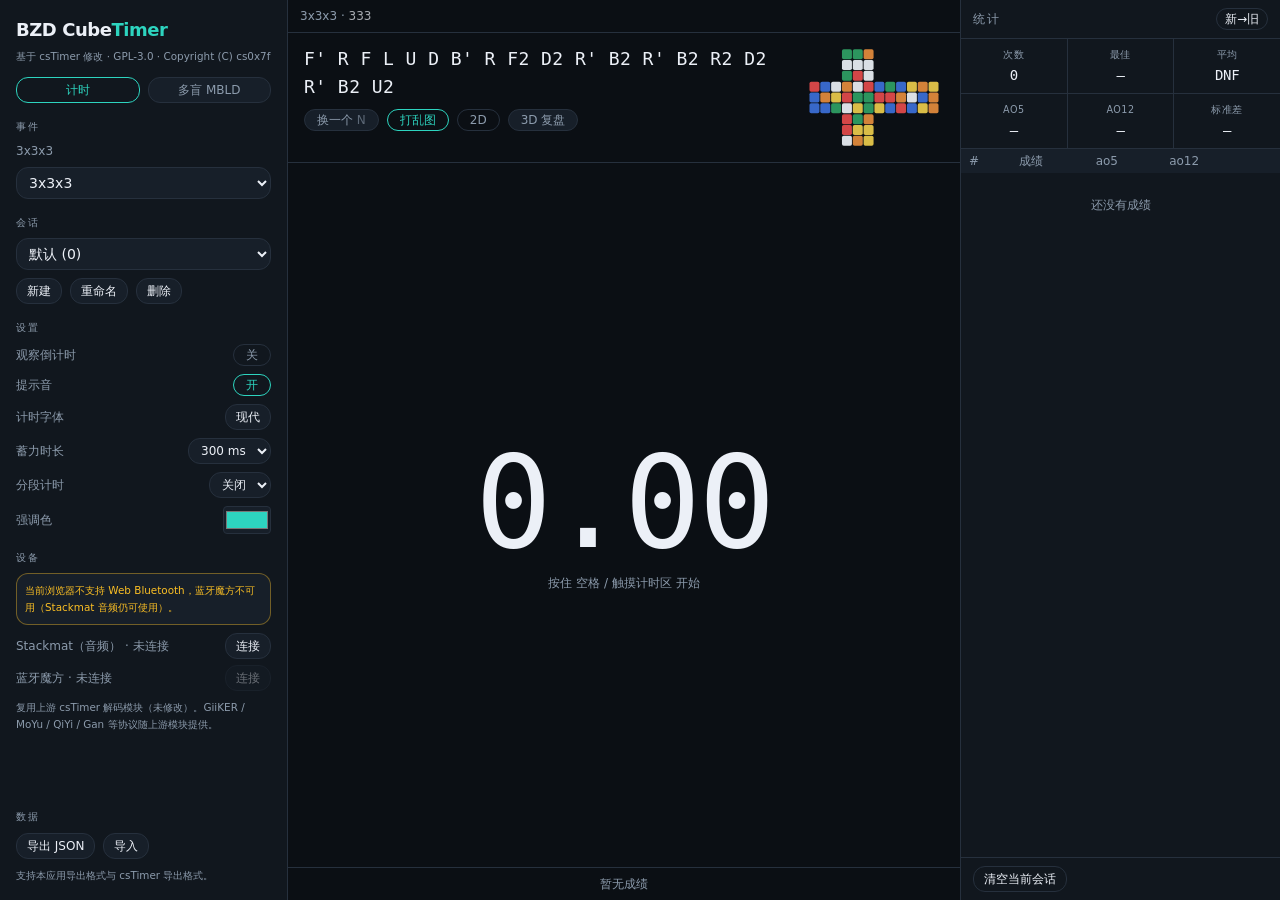
<file: bzd/index.html>
<!doctype html>
<html lang="zh-CN" class="dark">
  <head>
    <meta charset="UTF-8" />
    <meta name="viewport" content="width=device-width, initial-scale=1.0, user-scalable=no" />
    <title>BZD CubeTimer</title>
    <meta name="description" content="深色简约、高度自定义、多平台的魔方计时器" />
    <style>
      /* 启动失败兜底：白屏时必须能看到原因，而不是只剩标题 */
      #boot-error {
        margin: 0;
        padding: 20px;
        background: #1a0f12;
        color: #ffb4b4;
        font: 13px/1.7 ui-monospace, Menlo, Consolas, monospace;
        white-space: pre-wrap;
        border-bottom: 1px solid #5a2a2a;
      }
      #boot-hint {
        padding: 24px;
        color: #8c9bac;
        font: 13px/1.8 system-ui, sans-serif;
      }
    </style>
    <script defer src="./js/app.js"></script>
    <link rel="stylesheet" href="./css/app.css">
  </head>
  <body>
    <div id="boot-error" hidden></div>
    <div id="root"></div>

    <noscript>
      <div id="boot-hint">
        本应用需要 JavaScript 才能运行，请在浏览器设置中启用 JavaScript。
      </div>
    </noscript>

    <script>
      // 兜底：任何脚本加载失败或运行时报错，都直接显示在页面上
      (function () {
        function show(msg) {
          var el = document.getElementById('boot-error');
          if (!el || !el.hidden) return;
          el.hidden = false;
          el.textContent =
            '启动失败：' +
            msg +
            '\n\n若为资源 404，请确认部署的是构建产物（npm run build:ghpages 生成的 docs/），而不是源码目录。';
        }
        window.addEventListener(
          'error',
          function (e) {
            var t = e && e.target;
            if (t && (t.src || t.href)) show('资源加载失败 ' + (t.src || t.href));
            else show((e && e.message) || '未知脚本错误');
          },
          true,
        );
        window.addEventListener('unhandledrejection', function (e) {
          var r = e && e.reason;
          show((r && (r.message || r)) || '未处理的 Promise 拒绝');
        });
      })();
    </script>

    <!-- 应用入口（Vite 会在这里注入打包后的资源） -->
  </body>
</html>
</file>
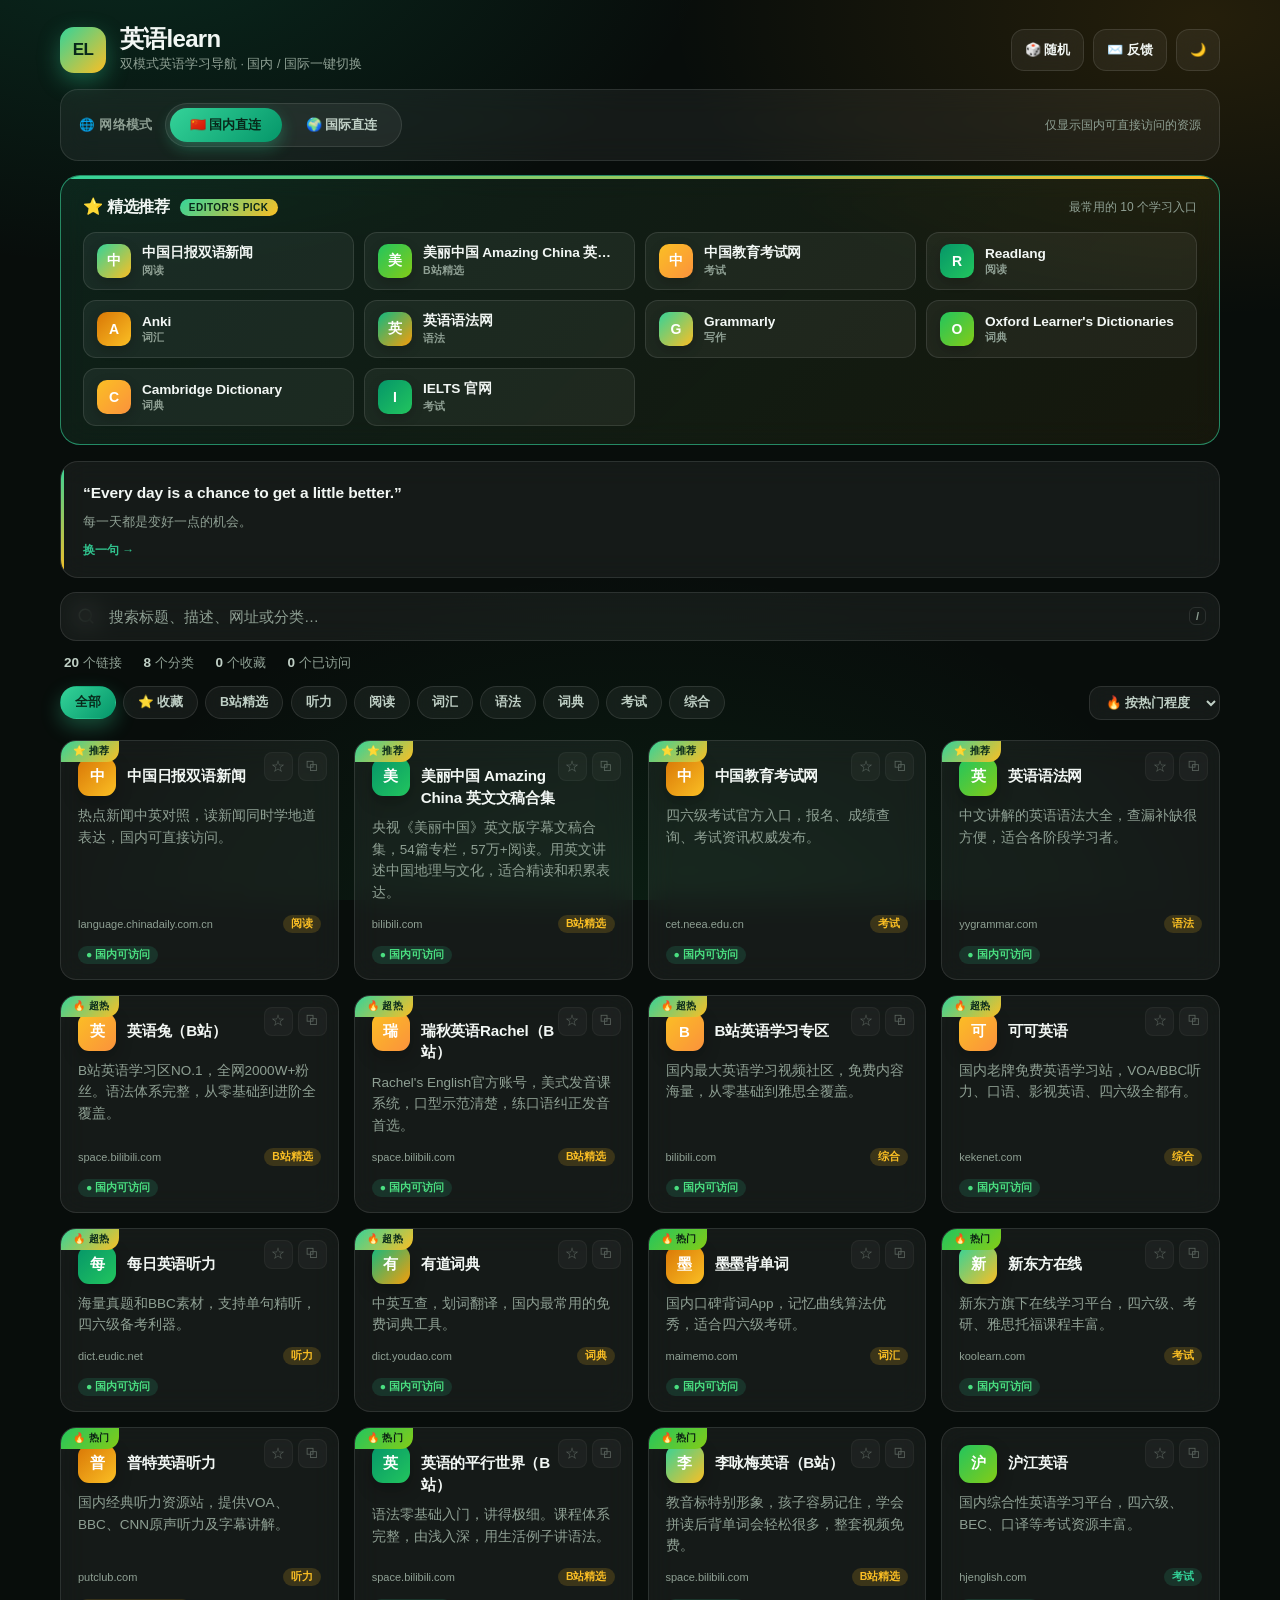
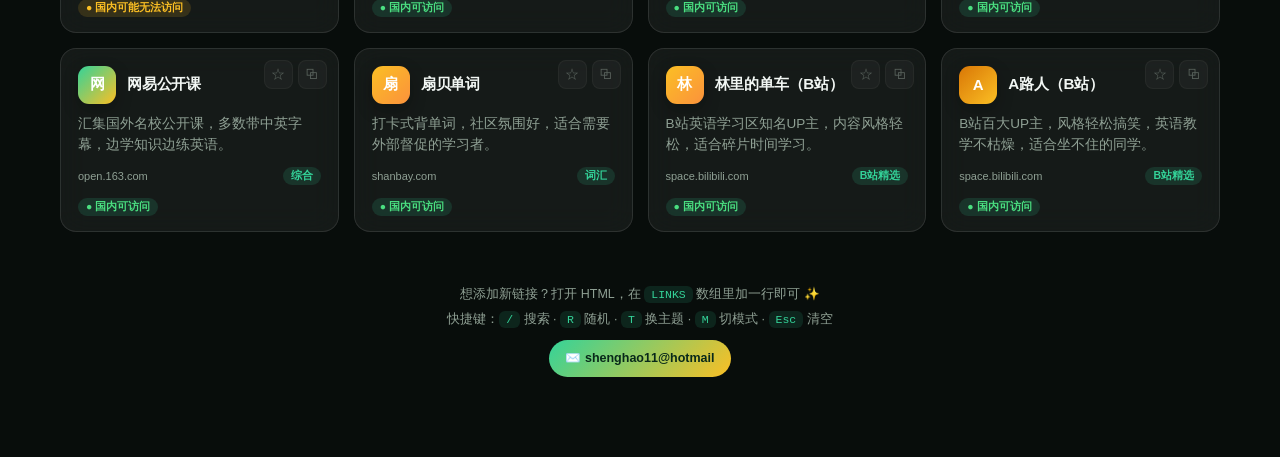
<file: en/index.html>
<!DOCTYPE html>
<html lang="zh-CN" data-theme="dark" data-mode="china">
<head>
<meta charset="UTF-8">
<meta name="viewport" content="width=device-width, initial-scale=1">
<title>英语learn · 英语学习导航</title>
<script>
  try {
    document.documentElement.dataset.theme = localStorage.getItem('englearn:theme') || 'dark';
    document.documentElement.dataset.mode  = localStorage.getItem('englearn:mode')  || 'china';
  } catch (e) {
    document.documentElement.dataset.theme = 'dark';
    document.documentElement.dataset.mode  = 'china';
  }
</script>
<style>
/* ==========================================================
   主题变量 —— 高对比度橙绿配色
   ========================================================== */
html[data-theme="dark"]{
  color-scheme: dark;
  --bg:#080d0b;
  --bg-grad-1:rgba(16,185,129,.16);
  --bg-grad-2:rgba(245,158,11,.12);
  --bg-grad-3:rgba(34,197,94,.10);
  --surface:rgba(255,255,255,.055);
  --surface-2:rgba(255,255,255,.095);
  --text:#f2f7f4;
  --text-dim:#c0d0c6;
  --muted:#8fa094;
  --border:rgba(255,255,255,.1);
  --border-strong:rgba(52,211,153,.6);
  --accent:#34d399;
  --accent-2:#fbbf24;
  --accent-warm:#fbbf24;
  --chip-bg:rgba(255,255,255,.055);
  --input-bg:rgba(255,255,255,.055);
  --shadow:0 18px 40px rgba(0,0,0,.6);
  --ok:#4ade80;
  --warn:#fbbf24;
  --bad:#f87171;
}
html[data-theme="light"]{
  color-scheme: light;
  --bg:#f6faf6;
  --bg-grad-1:rgba(16,185,129,.09);
  --bg-grad-2:rgba(245,158,11,.07);
  --bg-grad-3:rgba(34,197,94,.06);
  --surface:rgba(255,255,255,.85);
  --surface-2:#ffffff;
  --text:#0d1a12;
  --text-dim:#2d4436;
  --muted:#5a7263;
  --border:rgba(15,50,30,.1);
  --border-strong:rgba(16,185,129,.5);
  --accent:#047857;
  --accent-2:#b45309;
  --accent-warm:#b45309;
  --chip-bg:rgba(255,255,255,.8);
  --input-bg:rgba(255,255,255,.9);
  --shadow:0 18px 40px rgba(30,80,50,.14);
  --ok:#059669;
  --warn:#b45309;
  --bad:#b91c1c;
}

*,*::before,*::after{ box-sizing:border-box; }
*{ margin:0; padding:0; }
:root{ --radius:16px; --ease:cubic-bezier(.2,.8,.3,1); }

body{
  min-height:100vh;
  padding:0 18px 80px;
  font-family:-apple-system, BlinkMacSystemFont, "Segoe UI", "PingFang SC",
              "Hiragino Sans GB", "Microsoft YaHei", sans-serif;
  color:var(--text);
  background-color:var(--bg);
  background-image:
    radial-gradient(900px 520px at 10% -8%, var(--bg-grad-1), transparent 65%),
    radial-gradient(820px 460px at 94% 2%, var(--bg-grad-2), transparent 65%),
    radial-gradient(900px 620px at 50% 108%, var(--bg-grad-3), transparent 65%);
  background-attachment:fixed;
  -webkit-font-smoothing:antialiased;
  transition:background-color .35s, color .35s;
}

.wrap{ max-width:1160px; margin:0 auto; }

/* ==========================================================
   顶栏
   ========================================================== */
.topbar{
  display:flex; align-items:center; justify-content:space-between;
  gap:16px; padding:26px 0 16px; flex-wrap:wrap;
}
.brand{ display:flex; align-items:center; gap:14px; }
.logo{
  width:46px; height:46px; border-radius:14px;
  display:grid; place-items:center;
  font-size:17px; font-weight:800; letter-spacing:-.5px;
  color:#08281a;
  background:linear-gradient(135deg,#34d399,#fbbf24);
  box-shadow:0 8px 22px rgba(52,211,153,.35);
  flex:0 0 auto;
}
html[data-theme="light"] .logo{ color:#fff; }
h1{ font-size:1.5rem; font-weight:800; letter-spacing:-.7px; line-height:1.1; }
.tagline{ font-size:12.5px; color:var(--muted); margin-top:4px; }

.top-actions{ display:flex; gap:9px; align-items:center; flex-wrap:wrap; }
.icon-btn{
  height:42px; min-width:42px; padding:0 13px; border-radius:13px;
  display:inline-flex; align-items:center; justify-content:center; gap:7px;
  font-family:inherit; font-size:13px; font-weight:700; color:var(--text);
  background:var(--surface);
  border:1px solid var(--border);
  backdrop-filter:blur(12px); -webkit-backdrop-filter:blur(12px);
  cursor:pointer; white-space:nowrap;
  transition:transform .22s var(--ease), border-color .22s, color .22s, background .22s;
}
.icon-btn:hover{ transform:translateY(-2px); border-color:var(--border-strong); color:var(--accent); }
.icon-btn:active{ transform:scale(.95); }

/* ==========================================================
   模式切换
   ========================================================== */
.mode-bar{
  display:flex; align-items:center; gap:12px; flex-wrap:wrap;
  padding:13px 18px; margin-bottom:14px;
  border-radius:18px;
  background:var(--surface);
  border:1px solid var(--border);
  backdrop-filter:blur(14px); -webkit-backdrop-filter:blur(14px);
}
.mode-label{ font-size:12.5px; font-weight:700; color:var(--muted); letter-spacing:.4px; }
.mode-switch{
  display:inline-flex; padding:4px; gap:4px;
  border-radius:999px;
  background:var(--chip-bg);
  border:1px solid var(--border);
}
.mode-btn{
  padding:8px 20px; border-radius:999px; border:none;
  font-family:inherit; font-size:13px; font-weight:750;
  color:var(--text-dim); background:transparent; cursor:pointer;
  white-space:nowrap;
  transition:all .25s var(--ease);
}
.mode-btn:hover{ color:var(--accent); }
.mode-btn.active{
  color:#08281a;
  background:linear-gradient(135deg,#34d399,#059669);
  box-shadow:0 6px 16px rgba(52,211,153,.32);
}
html[data-theme="light"] .mode-btn.active{ color:#fff; }
.mode-hint{ font-size:12px; color:var(--muted); margin-left:auto; }

/* ==========================================================
   ⭐ 精选推荐
   ========================================================== */
.featured{
  position:relative;
  margin-bottom:16px;
  padding:20px 22px 18px;
  border-radius:20px;
  background:linear-gradient(135deg,rgba(52,211,153,.10),rgba(251,191,36,.06));
  border:1px solid var(--border-strong);
  backdrop-filter:blur(14px); -webkit-backdrop-filter:blur(14px);
  overflow:hidden;
  animation:rise .5s var(--ease) backwards;
}
.featured::before{
  content:''; position:absolute; top:0; left:0; right:0; height:3px;
  background:linear-gradient(90deg,#34d399,#fbbf24);
}
.featured-head{
  display:flex; align-items:center; gap:10px;
  margin-bottom:14px; flex-wrap:wrap;
}
.featured-head h2{
  font-size:1.02rem; font-weight:800; letter-spacing:-.3px;
  display:flex; align-items:center; gap:7px;
}
.featured-head .badge{
  font-size:10px; font-weight:800; letter-spacing:.5px;
  padding:3px 9px; border-radius:999px;
  color:#08281a;
  background:linear-gradient(135deg,#34d399,#fbbf24);
}
html[data-theme="light"] .featured-head .badge{ color:#fff; }
.featured-head .desc{
  font-size:12px; color:var(--muted);
  margin-left:auto;
}
.featured-grid{
  display:grid;
  grid-template-columns:repeat(auto-fill,minmax(226px,1fr));
  gap:10px;
}
.fcard{
  display:flex; align-items:center; gap:11px;
  padding:11px 13px;
  border-radius:13px;
  background:var(--surface);
  border:1px solid var(--border);
  text-decoration:none; color:inherit;
  transition:all .22s var(--ease);
  min-width:0;
}
.fcard:hover{
  transform:translateY(-2px);
  border-color:var(--border-strong);
  background:var(--surface-2);
  box-shadow:0 8px 20px rgba(52,211,153,.15);
}
.fcard-icon{
  width:34px; height:34px; border-radius:10px;
  display:grid; place-items:center;
  font-size:14px; font-weight:800; color:#fff;
  flex:0 0 auto;
  box-shadow:0 4px 12px rgba(0,0,0,.2);
}
.fcard-body{
  min-width:0;
  display:flex; flex-direction:column; gap:2px;
}
.fcard-title{
  font-size:.855rem; font-weight:750;
  white-space:nowrap; overflow:hidden; text-overflow:ellipsis;
  letter-spacing:-.1px;
}
.fcard-tag{
  font-size:10.5px; font-weight:700;
  color:var(--muted);
  white-space:nowrap; overflow:hidden; text-overflow:ellipsis;
}

/* ==========================================================
   每日一句
   ========================================================== */
.quote-card{
  position:relative; padding:18px 22px; margin-bottom:14px;
  border-radius:18px;
  background:var(--surface);
  border:1px solid var(--border);
  backdrop-filter:blur(14px); -webkit-backdrop-filter:blur(14px);
  overflow:hidden;
}
.quote-card::before{
  content:''; position:absolute; left:0; top:0; bottom:0; width:3px;
  background:linear-gradient(180deg,#34d399,#fbbf24);
}
.quote-en{ font-size:.97rem; font-weight:650; line-height:1.65; letter-spacing:-.1px; }
.quote-zh{ font-size:.82rem; color:var(--muted); margin-top:5px; line-height:1.6; }
.quote-next{
  margin-top:10px; padding:0; font-family:inherit; font-size:12px; font-weight:700;
  color:var(--accent); background:none; border:none; cursor:pointer; opacity:.9;
  transition:opacity .2s, transform .2s var(--ease);
}
.quote-next:hover{ opacity:1; transform:translateX(3px); }

/* ==========================================================
   搜索
   ========================================================== */
.search-wrap{ position:relative; margin-bottom:14px; }
.search-wrap svg{
  position:absolute; left:17px; top:50%; transform:translateY(-50%);
  width:18px; height:18px; color:var(--muted); pointer-events:none;
}
#search{
  width:100%; padding:15px 46px 15px 48px;
  font-family:inherit; font-size:15px; color:var(--text);
  background:var(--input-bg); border:1px solid var(--border);
  border-radius:16px; outline:none;
  backdrop-filter:blur(12px); -webkit-backdrop-filter:blur(12px);
  transition:border-color .25s, box-shadow .25s, background .25s;
}
#search::placeholder{ color:var(--muted); }
#search:focus{ border-color:var(--border-strong); box-shadow:0 0 0 4px rgba(52,211,153,.14); }
.kbd-hint{
  position:absolute; right:14px; top:50%; transform:translateY(-50%);
  font-size:11px; font-weight:700; color:var(--muted);
  border:1px solid var(--border); border-radius:6px; padding:2px 6px; pointer-events:none;
}

/* ==========================================================
   统计
   ========================================================== */
.stats{
  display:flex; flex-wrap:wrap; gap:8px 22px;
  padding:0 4px 14px; font-size:12.5px; color:var(--muted);
}
.stats b{ color:var(--text-dim); font-size:13.5px; font-weight:800; }

/* ==========================================================
   工具栏 / 分类
   ========================================================== */
.toolbar{
  display:flex; align-items:flex-start; justify-content:space-between;
  gap:14px; flex-wrap:wrap; margin-bottom:20px;
}
.chips{ display:flex; flex-wrap:wrap; gap:7px; flex:1; min-width:0; }
.chip{
  padding:7px 14px; font-family:inherit; font-size:12.5px; font-weight:650;
  color:var(--text-dim); background:var(--chip-bg);
  border:1px solid var(--border); border-radius:999px; white-space:nowrap; cursor:pointer;
  backdrop-filter:blur(10px); -webkit-backdrop-filter:blur(10px);
  transition:all .22s var(--ease);
}
.chip:hover{ color:var(--accent); border-color:var(--border-strong); transform:translateY(-1px); }
.chip.active{
  color:#08281a; border-color:transparent;
  background:linear-gradient(135deg,#34d399,#059669);
  box-shadow:0 8px 20px rgba(52,211,153,.32);
}
html[data-theme="light"] .chip.active{ color:#fff; }
#sortSel{
  padding:8px 12px; font-family:inherit; font-size:12.5px; font-weight:650;
  color:var(--text-dim); background:var(--chip-bg);
  border:1px solid var(--border); border-radius:12px; cursor:pointer; outline:none;
  backdrop-filter:blur(10px); -webkit-backdrop-filter:blur(10px);
  transition:border-color .2s;
}
#sortSel:hover{ border-color:var(--border-strong); }

/* ==========================================================
   卡片网格
   ========================================================== */
.grid{
  display:grid;
  grid-template-columns:repeat(auto-fill, minmax(272px, 1fr));
  gap:15px;
}
.card{
  position:relative; display:flex;
  border-radius:var(--radius);
  background:var(--surface);
  border:1px solid var(--border);
  backdrop-filter:blur(14px); -webkit-backdrop-filter:blur(14px);
  overflow:hidden;
  transition:transform .3s var(--ease), border-color .3s, box-shadow .3s, background .3s;
  animation:cardIn .45s var(--ease) backwards;
}
.card::before{
  content:''; position:absolute; top:0; left:0; right:0; height:2px;
  background:linear-gradient(90deg,#34d399,#fbbf24);
  transform:scaleX(0); transform-origin:left;
  transition:transform .4s var(--ease);
}
.card:hover{
  transform:translateY(-5px);
  background:var(--surface-2);
  border-color:var(--border-strong);
  box-shadow:var(--shadow);
}
.card:hover::before{ transform:scaleX(1); }

.card-body{
  flex:1; display:flex; flex-direction:column; gap:9px;
  padding:17px 17px 15px; text-decoration:none; color:inherit;
}
.card-head{ display:flex; gap:11px; align-items:flex-start; padding-right:52px; }
.avatar{
  flex:0 0 auto; width:38px; height:38px; border-radius:11px;
  display:grid; place-items:center;
  font-size:15px; font-weight:800; color:#fff;
  box-shadow:0 6px 16px rgba(0,0,0,.25);
}
.card-title{
  font-size:.95rem; font-weight:750; line-height:1.42;
  letter-spacing:-.2px; padding-top:7px;
}
.card-desc{ flex:1; font-size:.845rem; line-height:1.6; color:var(--muted); }
.card-foot{
  display:flex; align-items:center; justify-content:space-between;
  gap:10px; margin-top:2px; flex-wrap:wrap;
}
.host{
  font-size:11px; color:var(--muted);
  overflow:hidden; text-overflow:ellipsis; white-space:nowrap; max-width:60%;
}
.zone-badge{
  display:inline-flex; align-items:center; gap:4px;
  font-size:10.5px; font-weight:700;
  padding:2px 8px; border-radius:999px;
  white-space:nowrap;
}
.zone-badge.ok{ color:var(--ok); background:rgba(52,211,153,.14); }
.zone-badge.warn{ color:var(--warn); background:rgba(251,191,36,.14); }
.zone-badge.bad{ color:var(--bad); background:rgba(248,113,113,.14); }

.tag{
  flex:0 0 auto; font-size:10.5px; font-weight:700;
  padding:2px 8px; border-radius:999px;
  color:var(--accent); background:rgba(52,211,153,.14);
}
.tag.hot{
  color:var(--accent-warm);
  background:rgba(251,191,36,.16);
}
.hot-badge{
  position:absolute; top:0; left:0;
  padding:3px 10px 4px 12px;
  font-size:10px; font-weight:800; letter-spacing:.4px;
  color:#08281a; border-bottom-right-radius:12px;
  z-index:2;
}
html[data-theme="light"] .hot-badge{ color:#fff; }
.hot-badge.h1{ background:linear-gradient(135deg,#34d399,#fbbf24); }
.hot-badge.h2{ background:linear-gradient(135deg,#22c55e,#84cc16); color:#0a1f13; }
.hot-badge.h3{ background:linear-gradient(135deg,#fbbf24,#fb923c); color:#3a1e05; }

.card-actions{
  position:absolute; top:11px; right:11px;
  display:flex; gap:5px; z-index:3; opacity:.4;
  transition:opacity .25s;
}
.card:hover .card-actions,
.card:focus-within .card-actions{ opacity:1; }
.act{
  width:29px; height:29px; border-radius:8px;
  display:grid; place-items:center;
  font-size:13.5px; line-height:1; color:var(--text-dim);
  background:var(--surface-2); border:1px solid var(--border);
  cursor:pointer; transition:all .2s var(--ease);
}
.act:hover{ color:var(--accent); border-color:var(--border-strong); transform:scale(1.08); }
.act.on{ color:var(--accent-warm); }

@keyframes cardIn{
  from{ opacity:0; transform:translateY(14px) scale(.98); }
  to  { opacity:1; transform:none; }
}
@keyframes rise{
  from{ opacity:0; transform:translateY(10px); }
  to  { opacity:1; transform:none; }
}

/* ==========================================================
   空状态 / 页脚
   ========================================================== */
.empty{
  display:none; margin:60px auto; text-align:center;
  font-size:15px; color:var(--muted);
}
footer{
  margin-top:50px; text-align:center;
  font-size:12.5px; line-height:2; color:var(--muted);
}
footer code{
  font-family:ui-monospace, Menlo, Consolas, monospace;
  font-size:11.5px; padding:2px 7px; border-radius:6px;
  color:var(--accent); background:rgba(52,211,153,.12);
}
footer .mail{
  display:inline-block;
  padding:6px 16px; margin-top:8px;
  border-radius:999px;
  font-weight:800;
  color:#08281a;
  background:linear-gradient(135deg,#34d399,#fbbf24);
  text-decoration:none;
  transition:transform .2s var(--ease), box-shadow .2s;
}
html[data-theme="light"] footer .mail{ color:#fff; }
footer .mail:hover{ transform:translateY(-2px); box-shadow:0 8px 20px rgba(52,211,153,.35); }

/* ==========================================================
   回到顶部 / Toast / 弹窗
   ========================================================== */
.to-top{
  position:fixed; right:22px; bottom:22px;
  width:44px; height:44px; border-radius:14px;
  display:grid; place-items:center; font-size:18px; color:var(--text);
  background:var(--surface-2); border:1px solid var(--border);
  backdrop-filter:blur(12px); -webkit-backdrop-filter:blur(12px);
  box-shadow:var(--shadow); cursor:pointer; z-index:50;
  opacity:0; pointer-events:none; transform:translateY(12px);
  transition:all .3s var(--ease);
}
.to-top.show{ opacity:1; pointer-events:auto; transform:none; }
.to-top:hover{ color:var(--accent); border-color:var(--border-strong); }

.toast{
  position:fixed; left:50%; bottom:34px;
  padding:11px 20px; border-radius:14px;
  font-size:13.5px; font-weight:700; color:#08281a; white-space:nowrap;
  background:linear-gradient(135deg,#34d399,#fbbf24);
  box-shadow:0 14px 34px rgba(52,211,153,.4);
  opacity:0; pointer-events:none; transform:translate(-50%, 20px);
  transition:all .3s var(--ease); z-index:100;
}
html[data-theme="light"] .toast{ color:#fff; }
.toast.show{ opacity:1; transform:translate(-50%, 0); }

.modal-mask{
  position:fixed; inset:0; z-index:200;
  background:rgba(0,0,0,.55);
  backdrop-filter:blur(4px);
  display:grid; place-items:center; padding:20px;
  opacity:0; pointer-events:none;
  transition:opacity .3s var(--ease);
}
.modal-mask.show{ opacity:1; pointer-events:auto; }
.modal{
  width:100%; max-width:440px;
  padding:28px 26px;
  border-radius:20px;
  background:var(--bg);
  border:1px solid var(--border);
  box-shadow:var(--shadow);
  transform:translateY(14px) scale(.97);
  transition:transform .3s var(--ease);
}
.modal-mask.show .modal{ transform:none; }
.modal h3{ font-size:1.15rem; font-weight:800; margin-bottom:10px; }
.modal p{ font-size:.88rem; line-height:1.75; color:var(--muted); margin-bottom:8px; }
.modal .mail-row{
  display:flex; align-items:center; gap:10px;
  margin:16px 0 20px;
  padding:12px 16px;
  border-radius:14px;
  background:var(--surface);
  border:1px solid var(--border-strong);
}
.modal .mail-row span{ font-size:14px; font-weight:800; color:var(--accent); }
.modal-close{
  width:100%; padding:12px;
  border-radius:13px; border:none;
  font-family:inherit; font-size:14px; font-weight:800; color:#08281a;
  background:linear-gradient(135deg,#34d399,#fbbf24);
  cursor:pointer;
  transition:transform .2s var(--ease), box-shadow .2s;
}
html[data-theme="light"] .modal-close{ color:#fff; }
.modal-close:hover{ transform:translateY(-2px); box-shadow:0 10px 24px rgba(52,211,153,.35); }

/* ==========================================================
   响应式
   ========================================================== */
@media (max-width:640px){
  body{ padding:0 14px 70px; }
  .topbar{ padding:20px 0 14px; }
  h1{ font-size:1.3rem; }
  .logo{ width:42px; height:42px; border-radius:12px; font-size:15px; }
  .top-actions{ width:100%; }
  .icon-btn{ flex:1; justify-content:center; }
  .mode-bar{ padding:12px 14px; gap:8px; }
  .mode-btn{ padding:7px 15px; font-size:12.5px; }
  .mode-hint{ display:none; }
  .featured{ padding:16px 16px 14px; }
  .featured-grid{ grid-template-columns:1fr; }
  .featured-head .desc{ display:none; }
  .quote-card{ padding:16px 18px; }
  .grid{ grid-template-columns:1fr; gap:13px; }
  #sortSel{ width:100%; }
  .kbd-hint{ display:none; }
}
@media (prefers-reduced-motion: reduce){
  *{ animation-duration:.001ms !important; transition-duration:.001ms !important; }
}
::-webkit-scrollbar{ width:10px; height:10px; }
::-webkit-scrollbar-track{ background:transparent; }
::-webkit-scrollbar-thumb{
  background:rgba(52,211,153,.35); border-radius:999px;
  border:2px solid transparent; background-clip:content-box;
}
::-webkit-scrollbar-thumb:hover{ background:rgba(52,211,153,.6); background-clip:content-box; }
</style>
</head>
<body>

<div class="wrap">

  <!-- ======== 顶栏 ======== -->
  <header class="topbar">
    <div class="brand">
      <div class="logo">EL</div>
      <div>
        <h1>英语learn</h1>
        <p class="tagline">双模式英语学习导航 · 国内 / 国际一键切换</p>
      </div>
    </div>
    <div class="top-actions">
      <button class="icon-btn" id="randomBtn" title="随机打开一个链接 (R)">🎲 随机</button>
      <button class="icon-btn" id="aboutBtn" title="关于 / 反馈">✉️ 反馈</button>
      <button class="icon-btn" id="themeBtn" title="切换主题 (T)">🌙</button>
    </div>
  </header>

  <!-- ======== 国内 / 国际 模式切换 ======== -->
  <div class="mode-bar">
    <span class="mode-label">🌐 网络模式</span>
    <div class="mode-switch" id="modeSwitch">
      <button type="button" class="mode-btn" data-mode="china">🇨🇳 国内直连</button>
      <button type="button" class="mode-btn" data-mode="international">🌍 国际直连</button>
    </div>
    <span class="mode-hint" id="modeHint"></span>
  </div>

  <!-- ======== ⭐ 精选推荐 ======== -->
  <section class="featured">
    <div class="featured-head">
      <h2>⭐ 精选推荐</h2>
      <span class="badge">EDITOR'S PICK</span>
      <span class="desc" id="featuredDesc">最常用的 10 个学习入口</span>
    </div>
    <div class="featured-grid" id="featuredGrid"></div>
  </section>

  <!-- ======== 每日一句 ======== -->
  <section class="quote-card">
    <p class="quote-en" id="quoteEn"></p>
    <p class="quote-zh" id="quoteZh"></p>
    <button class="quote-next" id="quoteNext">换一句 →</button>
  </section>

  <!-- ======== 搜索 ======== -->
  <div class="search-wrap">
    <svg viewBox="0 0 24 24" fill="none" stroke="currentColor" stroke-width="2"
         stroke-linecap="round" stroke-linejoin="round">
      <circle cx="11" cy="11" r="8"></circle>
      <line x1="21" y1="21" x2="16.65" y2="16.65"></line>
    </svg>
    <input id="search" type="search" placeholder="搜索标题、描述、网址或分类…" autocomplete="off">
    <span class="kbd-hint">/</span>
  </div>

  <!-- ======== 统计 ======== -->
  <div class="stats">
    <span><b id="statTotal">0</b> 个链接</span>
    <span><b id="statCats">0</b> 个分类</span>
    <span><b id="statFav">0</b> 个收藏</span>
    <span><b id="statVisit">0</b> 个已访问</span>
  </div>

  <!-- ======== 分类 + 排序 ======== -->
  <div class="toolbar">
    <div class="chips" id="filters"></div>
    <select id="sortSel" title="排序方式">
      <option value="hot">🔥 按热门程度</option>
      <option value="default">默认排序</option>
      <option value="az">名称 A → Z</option>
      <option value="za">名称 Z → A</option>
    </select>
  </div>

  <!-- ======== 链接网格 ======== -->
  <main class="grid" id="grid"></main>
  <p class="empty" id="empty">没有找到相关链接 🔍</p>

  <footer>
    <p>想添加新链接？打开 HTML，在 <code>LINKS</code> 数组里加一行即可 ✨</p>
    <p>快捷键：<code>/</code> 搜索 · <code>R</code> 随机 · <code>T</code> 换主题 · <code>M</code> 切模式 · <code>Esc</code> 清空</p>
    <a class="mail" href="mailto:shenghao11@hotmail" title="发送邮件反馈">✉️ shenghao11@hotmail</a>
  </footer>

</div>

<button class="to-top" id="toTop" title="回到顶部">↑</button>
<div class="toast" id="toast"></div>

<!-- ======== 关于 / 反馈弹窗 ======== -->
<div class="modal-mask" id="aboutMask">
  <div class="modal">
    <h3>✉️ 关于与反馈</h3>
    <p>感谢使用「英语learn」双模式英语学习导航。</p>
    <p>如有链接失效、资源推荐或使用建议，欢迎随时联系我：</p>
    <div class="mail-row">
      <span>📧</span>
      <span>shenghao11@hotmail</span>
    </div>
    <p style="font-size:.82rem;">点击下方按钮关闭窗口，也可直接点击邮箱地址发送邮件。</p>
    <button class="modal-close" id="modalClose">知道了</button>
  </div>
</div>

<script>
/* ==========================================================
   👇👇👇  链接数据  👇👇👇

   字段说明：
   title  : 标题
   url    : 网址（必填）
   desc   : 描述
   tag    : 分类
   zones  : "china" | "intl" | "both"
   hot    : 1-5 热门程度（5 最热），影响排序
   note   : 访问状态备注，显示在卡片底部
   ========================================================== */
const LINKS = [

  /* ==================== ⭐ 精选推荐（置顶显示） ==================== */
  { title:"中国日报双语新闻", url:"https://language.chinadaily.com.cn/", desc:"热点新闻中英对照，读新闻同时学地道表达，国内可直接访问。", tag:"阅读", zones:"china", hot:5, note:"国内可访问" },
  { title:"美丽中国 Amazing China 英文文稿合集", url:"https://www.bilibili.com/read/readlist/rl333073", desc:"央视《美丽中国》英文版字幕文稿合集，54篇专栏，57万+阅读。用英文讲述中国地理与文化，适合精读和积累表达。", tag:"B站精选", zones:"china", hot:5, note:"国内可访问" },
  { title:"中国教育考试网", url:"https://cet.neea.edu.cn/", desc:"四六级考试官方入口，报名、成绩查询、考试资讯权威发布。", tag:"考试", zones:"china", hot:5, note:"国内可访问" },
  { title:"Readlang", url:"https://readlang.com", desc:"网页取词翻译，自动生成单词卡，边读边记，沉浸式阅读利器。", tag:"阅读", zones:"intl", hot:5, note:"国内可能无法访问" },
  { title:"Anki", url:"https://apps.ankiweb.net", desc:"间隔重复记忆神器，背单词和例句超高效，支持全平台同步。", tag:"词汇", zones:"intl", hot:5, note:"国内可能无法访问" },
  { title:"英语语法网", url:"http://www.yygrammar.com", desc:"中文讲解的英语语法大全，查漏补缺很方便，适合各阶段学习者。", tag:"语法", zones:"china", hot:5, note:"国内可访问" },
  { title:"Grammarly", url:"https://www.grammarly.com", desc:"实时检查语法与拼写，并给出改写建议，英文写作必备工具。", tag:"写作", zones:"intl", hot:5, note:"国内可能无法访问" },
  { title:"Oxford Learner's Dictionaries", url:"https://www.oxfordlearnersdictionaries.com", desc:"牛津学习型词典，释义分级，例句丰富，专为英语学习者设计。", tag:"词典", zones:"intl", hot:5, note:"国内可能无法访问" },
  { title:"Cambridge Dictionary", url:"https://dictionary.cambridge.org", desc:"剑桥词典，例句地道，带英式/美式发音，查词首选。", tag:"词典", zones:"intl", hot:5, note:"国内可能无法访问" },
  { title:"IELTS 官网", url:"https://www.ielts.org", desc:"雅思官方信息、考试形式与备考资源，烤鸭必看。", tag:"考试", zones:"intl", hot:5, note:"国内可能无法访问" },

  /* ==================== 🔥 热门置顶 ==================== */
  { title:"英语兔（B站）", url:"https://space.bilibili.com/483162496", desc:"B站英语学习区NO.1，全网2000W+粉丝。语法体系完整，从零基础到进阶全覆盖。", tag:"B站精选", zones:"china", hot:5, note:"国内可访问" },
  { title:"瑞秋英语Rachel（B站）", url:"https://space.bilibili.com/515349373", desc:"Rachel's English官方账号，美式发音课系统，口型示范清楚，练口语纠正发音首选。", tag:"B站精选", zones:"china", hot:5, note:"国内可访问" },
  { title:"B站英语学习专区", url:"https://www.bilibili.com/v/knowledge/english", desc:"国内最大英语学习视频社区，免费内容海量，从零基础到雅思全覆盖。", tag:"综合", zones:"china", hot:5, note:"国内可访问" },
  { title:"可可英语", url:"https://www.kekenet.com", desc:"国内老牌免费英语学习站，VOA/BBC听力、口语、影视英语、四六级全都有。", tag:"综合", zones:"china", hot:5, note:"国内可访问" },
  { title:"每日英语听力", url:"https://dict.eudic.net/ting", desc:"海量真题和BBC素材，支持单句精听，四六级备考利器。", tag:"听力", zones:"china", hot:5, note:"国内可访问" },
  { title:"有道词典", url:"https://dict.youdao.com", desc:"中英互查，划词翻译，国内最常用的免费词典工具。", tag:"词典", zones:"china", hot:5, note:"国内可访问" },
  { title:"BBC Learning English", url:"https://www.bbc.co.uk/learningenglish", desc:"BBC官方学习站，新闻、语法、发音、口语全覆盖。", tag:"听力", zones:"intl", hot:5, note:"国内可能无法访问" },
  { title:"TED Talks", url:"https://www.ted.com/talks", desc:"高质量英文演讲，可开双语字幕练听力与表达。国内可直接访问。", tag:"听力", zones:"intl", hot:5, note:"国内可访问" },
  { title:"English with Lucy", url:"https://www.youtube.com/@EnglishwithLucy", desc:"英国老师Lucy，英式英语教学，发音优雅，内容涵盖语法、词汇、发音和日常表达。", tag:"YT精选", zones:"intl", hot:5, note:"国内无法访问" },
  { title:"Speak English With Vanessa", url:"https://www.youtube.com/@SpeakEnglishWithVanessa", desc:"全球最受欢迎的英文教学频道之一，通过生活情境和shadowing跟读练习提升口语。", tag:"YT精选", zones:"intl", hot:5, note:"国内无法访问" },
  { title:"Rachel's English", url:"https://www.youtube.com/@rachelsenglish", desc:"美国播音员Rachel老师，美式发音教学权威，口型示范细致，口语启蒙首选。", tag:"YT精选", zones:"intl", hot:5, note:"国内无法访问" },

  /* ==================== 🇨🇳 国内专属 ==================== */
  { title:"墨墨背单词", url:"https://www.maimemo.com", desc:"国内口碑背词App，记忆曲线算法优秀，适合四六级考研。", tag:"词汇", zones:"china", hot:4, note:"国内可访问" },
  { title:"沪江英语", url:"https://www.hjenglish.com", desc:"国内综合性英语学习平台，四六级、BEC、口译等考试资源丰富。", tag:"考试", zones:"china", hot:3, note:"国内可访问" },
  { title:"网易公开课", url:"https://open.163.com", desc:"汇集国外名校公开课，多数带中英字幕，边学知识边练英语。", tag:"综合", zones:"china", hot:3, note:"国内可访问" },
  { title:"扇贝单词", url:"https://www.shanbay.com", desc:"打卡式背单词，社区氛围好，适合需要外部督促的学习者。", tag:"词汇", zones:"china", hot:3, note:"国内可访问" },
  { title:"新东方在线", url:"https://www.koolearn.com", desc:"新东方旗下在线学习平台，四六级、考研、雅思托福课程丰富。", tag:"考试", zones:"china", hot:4, note:"国内可访问" },
  { title:"普特英语听力", url:"https://www.putclub.com", desc:"国内经典听力资源站，提供VOA、BBC、CNN原声听力及字幕讲解。", tag:"听力", zones:"china", hot:4, note:"国内可能无法访问" },
  { title:"英语的平行世界（B站）", url:"https://space.bilibili.com/3493075586171714", desc:"语法零基础入门，讲得极细。课程体系完整，由浅入深，用生活例子讲语法。", tag:"B站精选", zones:"china", hot:4, note:"国内可访问" },
  { title:"李咏梅英语（B站）", url:"https://space.bilibili.com/386964478", desc:"教音标特别形象，孩子容易记住，学会拼读后背单词会轻松很多，整套视频免费。", tag:"B站精选", zones:"china", hot:4, note:"国内可访问" },
  { title:"林里的单车（B站）", url:"https://space.bilibili.com/12656891", desc:"B站英语学习区知名UP主，内容风格轻松，适合碎片时间学习。", tag:"B站精选", zones:"china", hot:3, note:"国内可访问" },
  { title:"A路人（B站）", url:"https://space.bilibili.com/12656891", desc:"B站百大UP主，风格轻松搞笑，英语教学不枯燥，适合坐不住的同学。", tag:"B站精选", zones:"china", hot:3, note:"国内可访问" },

  /* ==================== 📺 YT精选 ==================== */
  { title:"Learn English with TV Series", url:"https://www.youtube.com/@LearnEnglishWithTVSeries", desc:"通过《生活大爆炸》《老友记》等美剧学英语，趣味性强，火遍YouTube。", tag:"YT精选", zones:"intl", hot:5, note:"国内无法访问" },
  { title:"BBC Learning English (YouTube)", url:"https://www.youtube.com/@bbclearningenglish", desc:"BBC官方YouTube频道，系统化英语教材，涵盖日常会话、商务英语和新闻英文。", tag:"YT精选", zones:"intl", hot:4, note:"国内无法访问" },
  { title:"engVid", url:"https://www.youtube.com/@engvidEnglish", desc:"多位专业英语老师联合授课，语法、词汇、写作系统全面，课程体系完善。", tag:"YT精选", zones:"intl", hot:4, note:"国内无法访问" },
  { title:"Easy English", url:"https://www.youtube.com/@EasyEnglishVideos", desc:"街头采访形式，真实对话场景，学会正确发音和自然表达，初学者友好。", tag:"YT精选", zones:"intl", hot:4, note:"国内无法访问" },
  { title:"阿滴英文", url:"https://www.youtube.com/@rayduenglish", desc:"华语圈代表性英文学习频道之一，用贴近中文思维的方式拆解英文逻辑。", tag:"YT精选", zones:"intl", hot:4, note:"国内无法访问" },
  { title:"Learn English with Bob the Canadian", url:"https://www.youtube.com/@LearnEnglishwithBobtheCanadian", desc:"近百万粉丝的加拿大UP主，用真实生活场景教地道英语表达。", tag:"YT精选", zones:"intl", hot:4, note:"国内无法访问" },
  { title:"EnglishClass101.com", url:"https://www.youtube.com/@EnglishClass101", desc:"数百个视频课程，涵盖语言学习所有核心主题，节奏较快，适合有基础的学习者。", tag:"YT精选", zones:"intl", hot:3, note:"国内无法访问" },
  { title:"JenniferESL", url:"https://www.youtube.com/@JenniferESL", desc:"耐心清晰的ESL老师，系统教授美式英语听说读写，课程分类于播放列表。", tag:"YT精选", zones:"intl", hot:3, note:"国内无法访问" },
  { title:"C's English Corner 英文角落", url:"https://www.youtube.com/@CsEnglishCorner", desc:"结合双语背景与海外经验，教自然英文表达、英美文化差异和中式英文修正。", tag:"YT精选", zones:"intl", hot:3, note:"国内无法访问" },
  { title:"英文易開罐", url:"https://www.youtube.com/@easyenglish666", desc:"擅长以逻辑方式拆解英文结构，聚焦文法底层逻辑和句构分析。", tag:"YT精选", zones:"intl", hot:3, note:"国内无法访问" },
  { title:"Ricky英語小蛋糕", url:"https://www.youtube.com/@ricky4859", desc:"专注多益高频考点解析、商务英文和职场实用英文，适合上班族和TOEIC备考。", tag:"YT精选", zones:"intl", hot:3, note:"国内无法访问" },
  { title:"Speak English With Mr. Duncan", url:"https://www.youtube.com/@SpeakEnglishWithMisterduncan", desc:"自称有英语成瘾的邓肯先生，视频有趣易看，侧重实用英文用语和表达方式。", tag:"YT精选", zones:"intl", hot:3, note:"国内无法访问" },

  /* ==================== 听力 ==================== */
  { title:"6 Minute English", url:"https://www.bbc.co.uk/learningenglish/english/features/6-minute-english", desc:"BBC六分钟英语，短小精悍，适合碎片时间精听。", tag:"听力", zones:"intl", hot:4, note:"国内可能无法访问" },
  { title:"VOA Learning English", url:"https://learningenglish.voanews.com", desc:"美国之音慢速英语，语速友好，适合跟读模仿。", tag:"听力", zones:"intl", hot:5, note:"国内可能无法访问" },
  { title:"ELLLO", url:"https://www.elllo.org", desc:"上千段真人对话，附脚本和测验，口音多样。", tag:"听力", zones:"intl", hot:4, note:"国内可能无法访问" },
  { title:"ESL Pod", url:"https://eslpod.com", desc:"经典慢速英语播客，讲解细致，适合入门。", tag:"听力", zones:"intl", hot:3, note:"国内可能无法访问" },
  { title:"Luke's English Podcast", url:"https://teacherluke.co.uk", desc:"英式英语播客，聊生活与文化，练真实语速。", tag:"听力", zones:"intl", hot:3, note:"国内可能无法访问" },

  /* ==================== 口语 ==================== */
  { title:"YouGlish", url:"https://youglish.com", desc:"输入单词，直接听它在真实视频里怎么念。", tag:"口语", zones:"intl", hot:5, note:"国内可能无法访问" },
  { title:"Forvo", url:"https://forvo.com", desc:"全球母语者真人发音库，查生词读音神器。", tag:"口语", zones:"intl", hot:4, note:"国内可能无法访问" },
  { title:"ELSA Speak", url:"https://elsaspeak.com", desc:"AI发音教练，逐音纠错，练发音非常有效。", tag:"口语", zones:"intl", hot:4, note:"国内可能无法访问" },
  { title:"italki", url:"https://www.italki.com", desc:"全球外教一对一，按课时付费，练真实对话。", tag:"口语", zones:"intl", hot:4, note:"国内可能无法访问" },
  { title:"Cambly", url:"https://www.cambly.com", desc:"随时连线母语外教聊天，碎片时间练口语。", tag:"口语", zones:"intl", hot:3, note:"国内可能无法访问" },

  /* ==================== 阅读 ==================== */
  { title:"Project Gutenberg", url:"https://www.gutenberg.org", desc:"七万多本免费英文原版电子书，读原著的好去处。", tag:"阅读", zones:"intl", hot:5, note:"国内可能无法访问" },
  { title:"Breaking News English", url:"https://breakingnewsenglish.com", desc:"新闻分级改写，附音频与练习题，多档语速。", tag:"阅读", zones:"intl", hot:4, note:"国内可能无法访问" },
  { title:"The Guardian", url:"https://www.theguardian.com", desc:"英式英文新闻与评论，语感地道，题材广泛。", tag:"阅读", zones:"intl", hot:3, note:"国内可能无法访问" },
  { title:"TED-Ed", url:"https://ed.ted.com", desc:"短小动画科普，字幕可切换，趣味学知识。", tag:"阅读", zones:"intl", hot:4, note:"国内可能无法访问" },

  /* ==================== 词汇 ==================== */
  { title:"Quizlet", url:"https://quizlet.com", desc:"海量单词卡集合，可自制卡组，多端同步。", tag:"词汇", zones:"intl", hot:4, note:"国内可能无法访问" },
  { title:"Vocabulary.com", url:"https://www.vocabulary.com", desc:"用英文释义和例句学词，理解式记忆更牢固。", tag:"词汇", zones:"intl", hot:4, note:"国内可能无法访问" },
  { title:"Memrise", url:"https://www.memrise.com", desc:"场景化记忆课程，带真人视频，轻松有趣。", tag:"词汇", zones:"intl", hot:3, note:"国内可能无法访问" },

  /* ==================== 语法 ==================== */
  { title:"Purdue OWL", url:"https://owl.purdue.edu", desc:"普渡大学写作与语法指南，学术写作必备。", tag:"语法", zones:"intl", hot:4, note:"国内可能无法访问" },
  { title:"Perfect English Grammar", url:"https://www.perfect-english-grammar.com", desc:"语法点讲解清晰，配套练习可即时批改。", tag:"语法", zones:"intl", hot:3, note:"国内可能无法访问" },
  { title:"EnglishPage", url:"https://www.englishpage.com", desc:"时态、情态动词等专项练习，题量充足。", tag:"语法", zones:"intl", hot:3, note:"国内可能无法访问" },

  /* ==================== 写作 ==================== */
  { title:"Hemingway Editor", url:"https://hemingwayapp.com", desc:"检测句子冗长与难读处，让英文更简洁。", tag:"写作", zones:"intl", hot:3, note:"国内可能无法访问" },
  { title:"Ludwig", url:"https://ludwig.guru", desc:"查地道搭配与例句，确认表达是否自然。", tag:"写作", zones:"intl", hot:3, note:"国内可能无法访问" },
  { title:"DeepL 翻译", url:"https://www.deepl.com/translator", desc:"译文自然流畅，可用来对照中英表达。", tag:"写作", zones:"intl", hot:5, note:"国内可能无法访问" },

  /* ==================== 词典 ==================== */
  { title:"Merriam-Webster", url:"https://www.merriam-webster.com", desc:"美式英语权威词典，词源与用法说明详尽。", tag:"词典", zones:"intl", hot:4, note:"国内可能无法访问" },
  { title:"Longman Dictionary", url:"https://www.ldoceonline.com", desc:"朗文当代词典，用2000基础词解释，易懂。", tag:"词典", zones:"intl", hot:4, note:"国内可能无法访问" },
  { title:"Etymonline", url:"https://www.etymonline.com", desc:"英语词源词典，看单词从哪来，记得更牢。", tag:"词典", zones:"intl", hot:3, note:"国内可能无法访问" },

  /* ==================== 考试 ==================== */
  { title:"TOEFL 官网", url:"https://www.ets.org/toefl", desc:"托福官方站，考试报名与免费练习材料。", tag:"考试", zones:"intl", hot:4, note:"国内可能无法访问" },
  { title:"Test-English", url:"https://test-english.com", desc:"分级别英语测试与练习，CEFR对标清晰。", tag:"考试", zones:"intl", hot:3, note:"国内可能无法访问" },

  /* ==================== 综合 ==================== */
  { title:"British Council LearnEnglish", url:"https://learnenglish.britishcouncil.org", desc:"英国文化协会官方课程，分级练听说读写。", tag:"综合", zones:"intl", hot:5, note:"国内可能无法访问" },
  { title:"Khan Academy", url:"https://www.khanacademy.org", desc:"可汗学院，全英文授课，边学知识边练英语。", tag:"综合", zones:"intl", hot:4, note:"国内可能无法访问" },
  { title:"Coursera", url:"https://www.coursera.org", desc:"全球名校在线课程，全英文授课，可免费旁听。", tag:"综合", zones:"intl", hot:4, note:"国内可能无法访问" },
  { title:"Duolingo", url:"https://www.duolingo.com", desc:"游戏化英语学习，适合零基础入门，每天几分钟。", tag:"综合", zones:"intl", hot:4, note:"国内可能无法访问" },
  { title:"LanguageTool", url:"https://languagetool.org", desc:"开源语法检查工具，支持多语言，可离线使用。", tag:"综合", zones:"intl", hot:3, note:"国内可能无法访问" },
  { title:"LingQ", url:"https://www.lingq.com", desc:"导入任意文章，边读边标记生词，沉浸式学习。", tag:"综合", zones:"intl", hot:3, note:"国内可能无法访问" },
  { title:"Google 翻译", url:"https://translate.google.com", desc:"多语种互译，可整页翻译与语音输入。", tag:"综合", zones:"intl", hot:5, note:"国内无法访问" }
];
/* ==========================================================
   👆👆👆  数据结束  👆👆👆
   ========================================================== */

/* ---------- 精选推荐 URL 清单（最前面显示） ---------- */
const FEATURED_URLS = [
  "https://language.chinadaily.com.cn/",
  "https://www.bilibili.com/read/readlist/rl333073",
  "https://cet.neea.edu.cn/",
  "https://readlang.com",
  "https://apps.ankiweb.net",
  "http://www.yygrammar.com",
  "https://www.grammarly.com",
  "https://www.oxfordlearnersdictionaries.com",
  "https://dictionary.cambridge.org",
  "https://www.ielts.org"
];

/* ---------- 每日一句 ---------- */
const QUOTES = [
  { en:"The limits of my language mean the limits of my world.", zh:"我语言的界限，就是我世界的界限。——维特根斯坦" },
  { en:"Little by little, one travels far.", zh:"积跬步，行千里。" },
  { en:"The best time to plant a tree was 20 years ago. The second best time is now.", zh:"种一棵树最好的时间是二十年前，其次是现在。" },
  { en:"You don't have to be great to start, but you have to start to be great.", zh:"不必等优秀了才开始，而要开始了才会优秀。" },
  { en:"A different language is a different vision of life.", zh:"换一种语言，就是换一种看世界的方式。——费里尼" },
  { en:"Mistakes are proof that you are trying.", zh:"犯错，说明你在尝试。" },
  { en:"Fluency comes from repetition, not perfection.", zh:"流利来自重复，而非完美。" },
  { en:"Learning is a treasure that will follow its owner everywhere.", zh:"学问是一笔财富，走到哪里都跟着你。" },
  { en:"Every day is a chance to get a little better.", zh:"每一天都是变好一点的机会。" },
  { en:"Practice makes perfect.", zh:"熟能生巧。" }
];

/* ---------- 常量 ---------- */
const KEY_THEME = 'englearn:theme';
const KEY_MODE  = 'englearn:mode';
const KEY_FAVS  = 'englearn:favs';
const KEY_VIS   = 'englearn:visited';
const KEY_CAT   = 'englearn:cat';
const KEY_SORT  = 'englearn:sort';

const GRADIENTS = [
  'linear-gradient(135deg,#34d399,#fbbf24)',
  'linear-gradient(135deg,#22c55e,#84cc16)',
  'linear-gradient(135deg,#fbbf24,#fb923c)',
  'linear-gradient(135deg,#059669,#22c55e)',
  'linear-gradient(135deg,#d97706,#fbbf24)',
  'linear-gradient(135deg,#10b981,#f59e0b)'
];

const state = {
  mode   : document.documentElement.dataset.mode || 'china',
  filter : 'all',
  keyword: '',
  sort   : 'hot'
};

/* ---------- 存储 ---------- */
function loadJSON(key, fallback){
  try { const v = JSON.parse(localStorage.getItem(key)); return Array.isArray(v) ? v : fallback; }
  catch(e){ return fallback; }
}
function saveJSON(key, val){ try { localStorage.setItem(key, JSON.stringify(val)); } catch(e){} }

let favs    = new Set(loadJSON(KEY_FAVS, []));
let visited = new Set(loadJSON(KEY_VIS,  []));

/* ---------- 元素 ---------- */
const gridEl       = document.getElementById('grid');
const filtersEl    = document.getElementById('filters');
const searchEl     = document.getElementById('search');
const sortEl       = document.getElementById('sortSel');
const emptyEl      = document.getElementById('empty');
const toastEl      = document.getElementById('toast');
const themeBtn     = document.getElementById('themeBtn');
const toTopEl      = document.getElementById('toTop');
const modeSwitch   = document.getElementById('modeSwitch');
const modeHint     = document.getElementById('modeHint');
const aboutMask    = document.getElementById('aboutMask');
const featuredGrid = document.getElementById('featuredGrid');

/* ---------- 工具 ---------- */
function escapeHtml(s){
  return String(s).replace(/&/g,'&amp;').replace(/</g,'&lt;').replace(/>/g,'&gt;')
                  .replace(/"/g,'&quot;').replace(/'/g,'&#39;');
}
function getHost(url){ try { return new URL(url).hostname.replace(/^www\./,''); } catch(e){ return url; } }
function hashIndex(str, mod){
  let h=0; for(let i=0;i<str.length;i++) h=(h*31+str.charCodeAt(i))|0;
  return Math.abs(h)%mod;
}
let toastTimer;
function toast(msg){
  toastEl.textContent = msg;
  toastEl.classList.add('show');
  clearTimeout(toastTimer);
  toastTimer = setTimeout(()=>toastEl.classList.remove('show'), 1900);
}

/* ---------- 主题 ---------- */
function applyTheme(t){
  document.documentElement.dataset.theme = t;
  themeBtn.textContent = t === 'dark' ? '🌙' : '☀️';
  try{ localStorage.setItem(KEY_THEME, t); }catch(e){}
}
function toggleTheme(){
  const next = document.documentElement.dataset.theme === 'dark' ? 'light' : 'dark';
  applyTheme(next);
  toast(next === 'dark' ? '已切换到深色模式 🌙' : '已切换到浅色模式 ☀️');
}

/* ---------- 模式 ---------- */
function getModeLinks(){
  if(state.mode === 'china'){
    return LINKS.filter(i => i.zones === 'china' || i.zones === 'both');
  }
  return LINKS.slice();
}
function applyMode(m){
  state.mode = m;
  document.documentElement.dataset.mode = m;
  try{ localStorage.setItem(KEY_MODE, m); }catch(e){}

  modeSwitch.querySelectorAll('.mode-btn').forEach(btn=>{
    btn.classList.toggle('active', btn.dataset.mode === m);
  });
  modeHint.textContent = m === 'china'
    ? '仅显示国内可直接访问的资源'
    : '显示全部资源，国外网站默认优先';

  if(state.filter !== 'all' && state.filter !== 'fav'){
    const cats = getCategories();
    if(!cats.includes(state.filter)) state.filter = 'all';
  }
  renderFilters();
  render();
}
function toggleMode(){
  applyMode(state.mode === 'china' ? 'international' : 'china');
  toast(state.mode === 'china' ? '已切换到 🇨🇳 国内模式' : '已切换到 🌍 国际模式');
}

/* ---------- 精选推荐渲染 ---------- */
function renderFeatured(){
  const items = FEATURED_URLS
    .map(u => LINKS.find(i => i.url === u))
    .filter(Boolean);

  featuredGrid.innerHTML = items.map((item, idx) => {
    const initial = (item.title||'?').trim().charAt(0).toUpperCase();
    const grad = GRADIENTS[idx % GRADIENTS.length];
    return (
      '<a class="fcard" href="'+escapeHtml(item.url)+'" target="_blank" rel="noopener noreferrer" title="'+escapeHtml(item.desc||item.title)+'">' +
        '<span class="fcard-icon" style="background:'+grad+'">'+escapeHtml(initial)+'</span>' +
        '<span class="fcard-body">' +
          '<span class="fcard-title">'+escapeHtml(item.title)+'</span>' +
          '<span class="fcard-tag">'+escapeHtml(item.tag||'')+'</span>' +
        '</span>' +
      '</a>'
    );
  }).join('');
}

/* ---------- 分类 ---------- */
function getCategories(){
  const set = new Set();
  getModeLinks().forEach(i => { if(i.tag) set.add(i.tag); });
  const priority = ['B站精选','YT精选','听力','口语','阅读','词汇','语法','写作','词典','考试','综合'];
  return [...set].sort((a,b)=>{
    const ia = priority.indexOf(a), ib = priority.indexOf(b);
    if(ia !== -1 && ib !== -1) return ia - ib;
    if(ia !== -1) return -1;
    if(ib !== -1) return 1;
    return a.localeCompare(b,'zh');
  });
}
function renderFilters(){
  const cats = getCategories();
  const items = [
    { value:'all', label:'全部' },
    { value:'fav', label:'⭐ 收藏' },
    ...cats.map(c=>({ value:c, label:c }))
  ];
  filtersEl.innerHTML = items.map(f =>
    `<button type="button" class="chip${state.filter===f.value?' active':''}" `+
    `data-value="${escapeHtml(f.value)}">${escapeHtml(f.label)}</button>`
  ).join('');
}
filtersEl.addEventListener('click', e => {
  const btn = e.target.closest('.chip');
  if(!btn) return;
  state.filter = btn.dataset.value;
  try{ localStorage.setItem(KEY_CAT, state.filter); }catch(e){}
  renderFilters();
  render();
});

/* ---------- 过滤 + 排序 ---------- */
function getVisible(){
  let list = getModeLinks();

  if(state.filter === 'fav'){
    list = list.filter(i => favs.has(i.url));
  } else if(state.filter !== 'all'){
    list = list.filter(i => i.tag === state.filter);
  }

  const kw = state.keyword.trim().toLowerCase();
  if(kw){
    list = list.filter(i =>
      (i.title + ' ' + (i.desc||'') + ' ' + i.url + ' ' + (i.tag||'')).toLowerCase().includes(kw)
    );
  }

  if(state.sort === 'hot'){
    /* 先按 featured 优先，再按 hot 降序 */
    list.sort((a,b)=>{
      const fa = FEATURED_URLS.includes(a.url) ? 1 : 0;
      const fb = FEATURED_URLS.includes(b.url) ? 1 : 0;
      if(fa !== fb) return fb - fa;
      return (b.hot||0) - (a.hot||0);
    });
  } else if(state.sort === 'az'){
    list.sort((a,b) => a.title.localeCompare(b.title,'en'));
  } else if(state.sort === 'za'){
    list.sort((a,b) => b.title.localeCompare(a.title,'en'));
  } else {
    if(state.mode === 'international'){
      list.sort((a,b)=>{
        const rank = x => x.zones === 'intl' ? 0 : (x.zones === 'both' ? 1 : 2);
        return rank(a) - rank(b);
      });
    }
  }
  return list;
}

/* ---------- 卡片 ---------- */
function hotBadge(hot){
  if(!hot || hot < 4) return '';
  const label = hot === 5 ? '🔥 超热' : '🔥 热门';
  const cls   = hot === 5 ? 'h1' : 'h2';
  return `<span class="hot-badge ${cls}">${label}</span>`;
}
function zoneBadge(note){
  if(!note) return '';
  if(note.includes('可访问') && !note.includes('可能')) return '<span class="zone-badge ok">● 国内可访问</span>';
  if(note.includes('可能')) return '<span class="zone-badge warn">● 国内可能无法访问</span>';
  if(note.includes('无法访问')) return '<span class="zone-badge bad">● 国内无法访问</span>';
  return '';
}

function buildCard(item, index){
  const card = document.createElement('div');
  card.className = 'card' + (visited.has(item.url) ? ' visited' : '');
  card.dataset.url = item.url;
  card.style.animationDelay = Math.min(index*30, 400) + 'ms';

  const isFav = favs.has(item.url);
  const initial = (item.title||'?').trim().charAt(0).toUpperCase();
  const grad = GRADIENTS[hashIndex(item.title, GRADIENTS.length)];
  const isHot = (item.hot||0) >= 4;
  const isFeatured = FEATURED_URLS.includes(item.url);

  card.innerHTML =
    (isFeatured ? '<span class="hot-badge h1">⭐ 推荐</span>' : hotBadge(item.hot)) +
    '<a class="card-body" href="'+escapeHtml(item.url)+'" target="_blank" rel="noopener noreferrer">' +
      '<div class="card-head">' +
        '<span class="avatar" style="background:'+grad+'">'+escapeHtml(initial)+'</span>' +
        '<h3 class="card-title">'+escapeHtml(item.title)+'</h3>' +
      '</div>' +
      '<p class="card-desc">'+escapeHtml(item.desc||'')+'</p>' +
      '<div class="card-foot">' +
        '<span class="host">'+escapeHtml(getHost(item.url))+'</span>' +
        (item.tag ? '<span class="tag'+(isHot?' hot':'')+'">'+escapeHtml(item.tag)+'</span>' : '') +
      '</div>' +
      '<div class="card-foot" style="margin-top:4px;">' +
        zoneBadge(item.note) +
      '</div>' +
    '</a>' +
    '<div class="card-actions">' +
      '<button type="button" class="act'+(isFav?' on':'')+'" data-act="fav" title="收藏">'+
        (isFav?'★':'☆')+'</button>' +
      '<button type="button" class="act" data-act="copy" title="复制链接">⧉</button>' +
    '</div>';

  return card;
}

function render(){
  const list = getVisible();
  gridEl.innerHTML = '';
  const frag = document.createDocumentFragment();
  list.forEach((item,i)=>frag.appendChild(buildCard(item,i)));
  gridEl.appendChild(frag);

  emptyEl.style.display = list.length ? 'none' : 'block';
  updateStats();
}

/* ---------- 统计 ---------- */
function updateStats(){
  const modeLinks = getModeLinks();
  document.getElementById('statTotal').textContent = modeLinks.length;
  document.getElementById('statCats').textContent  = getCategories().length;
  document.getElementById('statFav').textContent   = favs.size;
  const v = [...visited].filter(u => modeLinks.some(i => i.url === u));
  document.getElementById('statVisit').textContent = v.length;
}

/* ---------- 收藏 / 复制 ---------- */
function toggleFav(url, btn){
  if(favs.has(url)){ favs.delete(url); toast('已取消收藏'); }
  else { favs.add(url); toast('已加入收藏 ★'); }
  saveJSON(KEY_FAVS, [...favs]);

  if(state.filter === 'fav'){ render(); return; }
  const on = favs.has(url);
  btn.textContent = on ? '★' : '☆';
  btn.classList.toggle('on', on);
  updateStats();
}
async function copyLink(url){
  try{ await navigator.clipboard.writeText(url); toast('链接已复制 ✓'); }
  catch(e){
    const ta = document.createElement('textarea');
    ta.value = url; ta.style.position='fixed'; ta.style.opacity='0';
    document.body.appendChild(ta); ta.select();
    try{ document.execCommand('copy'); toast('链接已复制 ✓'); }
    catch(err){ toast('复制失败'); }
    ta.remove();
  }
}

/* ---------- 网格事件 ---------- */
gridEl.addEventListener('click', e => {
  const actBtn = e.target.closest('button[data-act]');
  if(actBtn){
    e.preventDefault(); e.stopPropagation();
    const card = actBtn.closest('.card');
    const url  = card.dataset.url;
    if(actBtn.dataset.act === 'fav')  toggleFav(url, actBtn);
    if(actBtn.dataset.act === 'copy') copyLink(url);
    return;
  }
  const link = e.target.closest('a.card-body');
  if(link){
    const url = link.getAttribute('href');
    if(!visited.has(url)){
      visited.add(url);
      saveJSON(KEY_VIS, [...visited]);
      link.closest('.card').classList.add('visited');
      updateStats();
    }
  }
});

/* ---------- 搜索 / 排序 ---------- */
let searchTimer;
searchEl.addEventListener('input', ()=>{
  clearTimeout(searchTimer);
  searchTimer = setTimeout(()=>{ state.keyword = searchEl.value; render(); }, 90);
});
sortEl.addEventListener('change', ()=>{
  state.sort = sortEl.value;
  try{ localStorage.setItem(KEY_SORT, state.sort); }catch(e){}
  render();
});

/* ---------- 随机 ---------- */
function openRandom(){
  const pool = getVisible();
  const list = pool.length ? pool : getModeLinks();
  if(!list.length) return;
  const item = list[Math.floor(Math.random()*list.length)];
  toast('随机打开：' + item.title);
  window.open(item.url, '_blank', 'noopener');
}

/* ---------- 回到顶部 ---------- */
window.addEventListener('scroll', ()=>{
  toTopEl.classList.toggle('show', window.scrollY > 420);
}, { passive:true });
toTopEl.addEventListener('click', ()=>window.scrollTo({top:0,behavior:'smooth'}));

/* ---------- 弹窗 ---------- */
function openAbout(){ aboutMask.classList.add('show'); }
function closeAbout(){ aboutMask.classList.remove('show'); }
aboutMask.addEventListener('click', e=>{ if(e.target === aboutMask) closeAbout(); });
document.getElementById('modalClose').addEventListener('click', closeAbout);
document.getElementById('aboutBtn').addEventListener('click', openAbout);

/* ---------- 快捷键 ---------- */
document.addEventListener('keydown', e => {
  const el = document.activeElement;
  const typing = el && /^(INPUT|TEXTAREA|SELECT)$/.test(el.tagName);

  if(e.key === '/' && !typing){ e.preventDefault(); searchEl.focus(); searchEl.select(); return; }
  if(e.key === 'Escape'){
    if(aboutMask.classList.contains('show')){ closeAbout(); return; }
    searchEl.value=''; state.keyword=''; searchEl.blur(); render(); return;
  }
  if(typing) return;
  if(e.key==='r'||e.key==='R'){ e.preventDefault(); openRandom(); }
  if(e.key==='t'||e.key==='T'){ e.preventDefault(); toggleTheme(); }
  if(e.key==='m'||e.key==='M'){ e.preventDefault(); toggleMode(); }
});

/* ---------- 每日一句 ---------- */
let quoteIdx = 0;
function renderQuote(i){
  const q = QUOTES[i];
  document.getElementById('quoteEn').textContent = '“' + q.en + '”';
  document.getElementById('quoteZh').textContent = q.zh;
}

/* ---------- 事件绑定 ---------- */
themeBtn.addEventListener('click', toggleTheme);
document.getElementById('randomBtn').addEventListener('click', openRandom);
document.getElementById('quoteNext').addEventListener('click', ()=>{
  quoteIdx = (quoteIdx+1) % QUOTES.length; renderQuote(quoteIdx);
});
modeSwitch.addEventListener('click', e=>{
  const btn = e.target.closest('.mode-btn');
  if(btn && btn.dataset.mode !== state.mode) applyMode(btn.dataset.mode);
});

/* ---------- 启动 ---------- */
(function init(){
  applyTheme(document.documentElement.dataset.theme || 'dark');

  const d = new Date();
  quoteIdx = (d.getFullYear()*372 + d.getMonth()*31 + d.getDate()) % QUOTES.length;
  renderQuote(quoteIdx);

  try{
    const savedCat  = localStorage.getItem(KEY_CAT);
    const savedSort = localStorage.getItem(KEY_SORT);
    if(savedCat)  state.filter = savedCat;
    if(savedSort) state.sort   = savedSort;
  }catch(e){}
  sortEl.value = state.sort;

  renderFeatured();
  applyMode(document.documentElement.dataset.mode || 'china');
})();
</script>
</body>
</html>
</file>
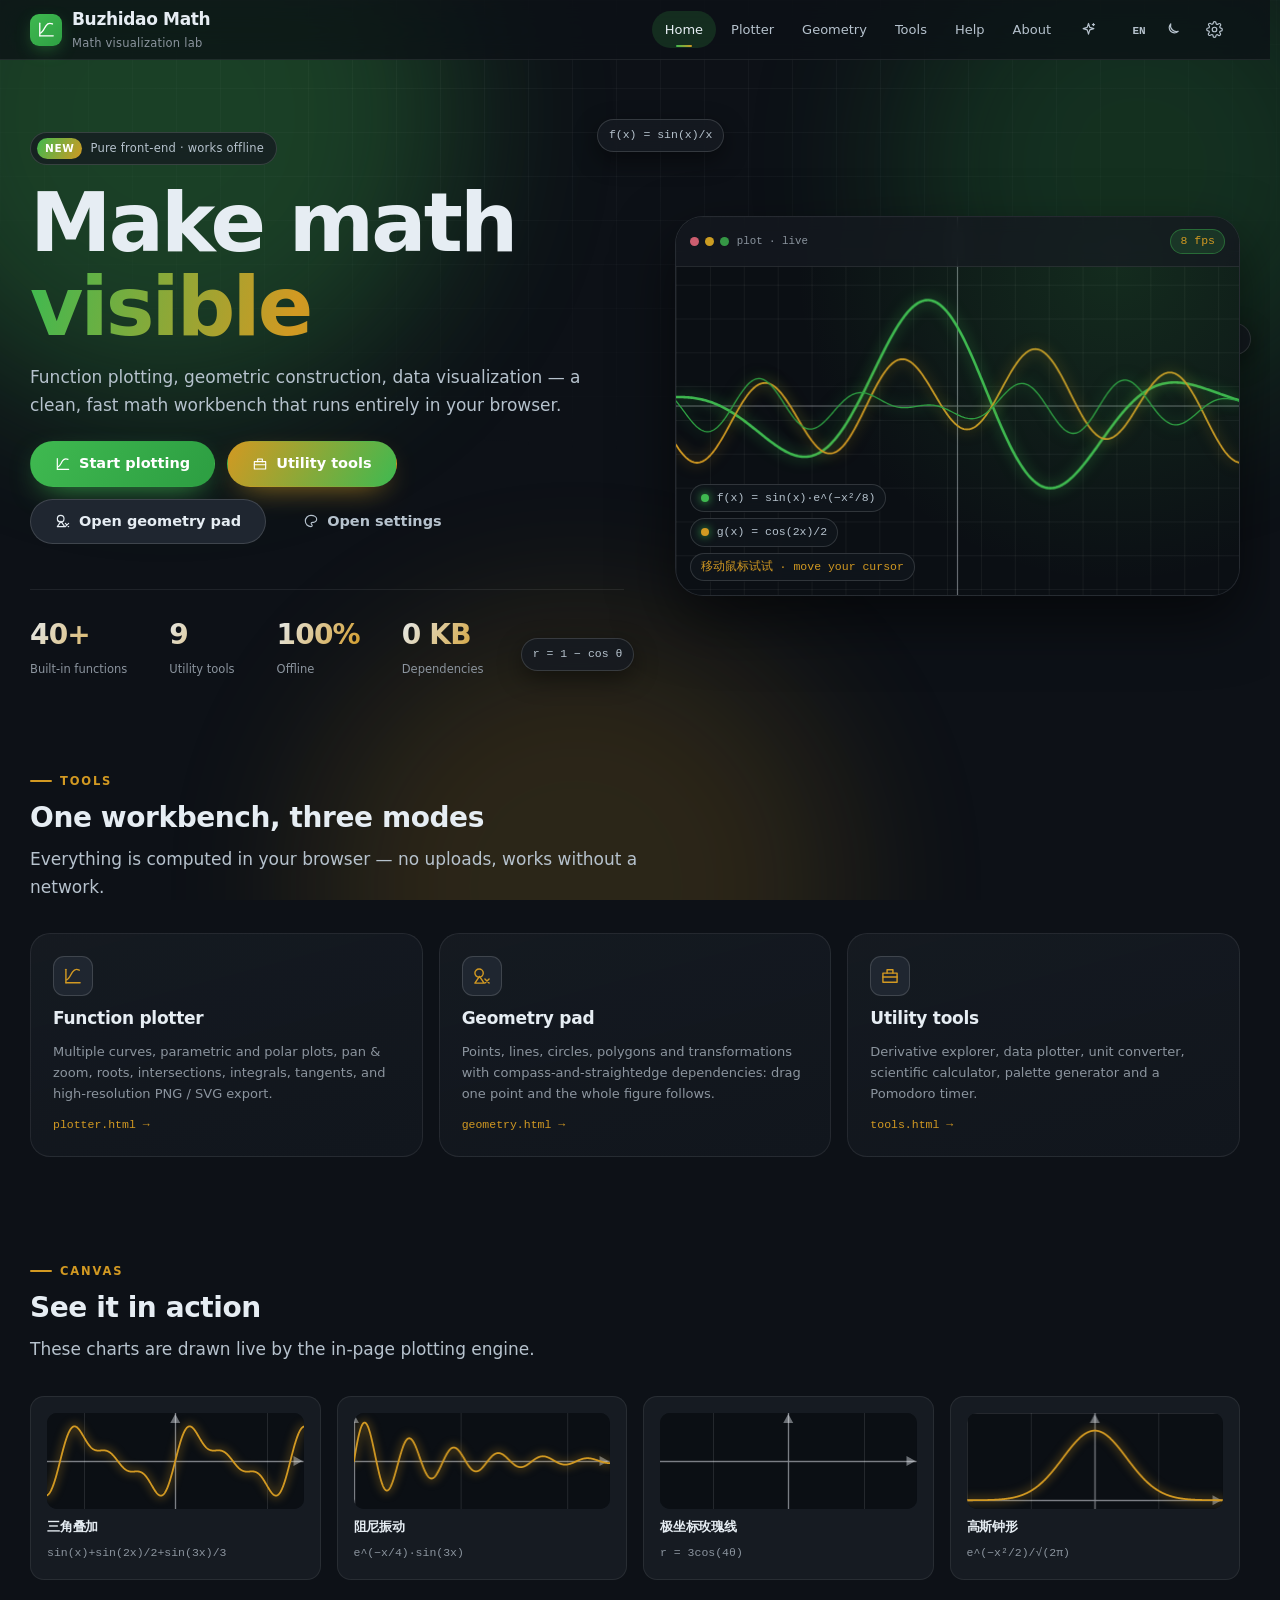
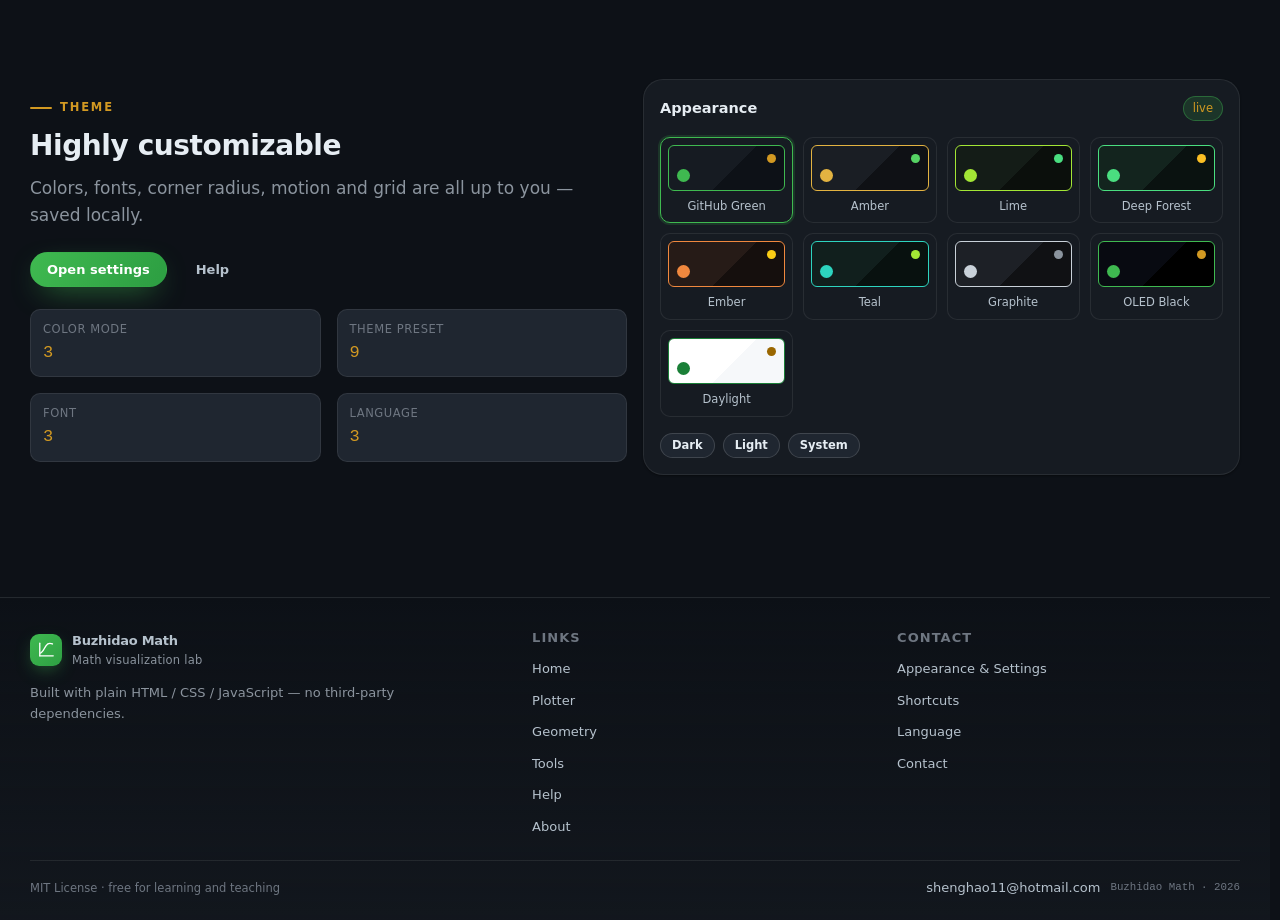
<file: math/index.html>
<!DOCTYPE html>
<html lang="zh-CN" data-theme="dark" data-motion="on">
<head>
<meta charset="UTF-8">
<meta name="viewport" content="width=device-width, initial-scale=1, viewport-fit=cover">
<meta name="theme-color" content="#0d1117">
<!-- 站点图标：内联 SVG 带"下载"角标（离线可用，浏览器标签栏可见） -->
<link rel="icon" type="image/svg+xml" href="data:image/svg+xml,%3Csvg xmlns='http://www.w3.org/2000/svg' viewBox='0 0 512 512'%3E%3Cdefs%3E%3ClinearGradient id='g' x1='0' y1='0' x2='1' y2='1'%3E%3Cstop offset='0' stop-color='%233fb950'/%3E%3Cstop offset='.55' stop-color='%237ee787'/%3E%3Cstop offset='1' stop-color='%23d29922'/%3E%3C/linearGradient%3E%3ClinearGradient id='b' x1='0' y1='0' x2='1' y2='1'%3E%3Cstop offset='0' stop-color='%23161b22'/%3E%3Cstop offset='1' stop-color='%230d1117'/%3E%3C/linearGradient%3E%3C/defs%3E%3Crect width='512' height='512' rx='110' fill='url(%23b)'/%3E%3Cpath d='M101 404V112M101 404h258' stroke='rgba(240,246,252,0.32)' stroke-width='28' stroke-linecap='round'/%3E%3Cpath d='M118 336c52-11 65-144 131-158s65 92 128 79' fill='none' stroke='url(%23g)' stroke-width='42' stroke-linecap='round' stroke-linejoin='round'/%3E%3Ccircle cx='386' cy='386' r='104' fill='%233fb950' stroke='%230d1117' stroke-width='18'/%3E%3Cg fill='none' stroke='%2308130b' stroke-width='26' stroke-linecap='round' stroke-linejoin='round'%3E%3Cpath d='M386 330v96'/%3E%3Cpath d='M344 388l42 42 42-42'/%3E%3Cpath d='M338 452h96'/%3E%3C/g%3E%3C/svg%3E">
<link rel="icon" href="assets/favicon.svg" type="image/svg+xml">
<link rel="icon" href="favicon.ico" sizes="any">
<link rel="apple-touch-icon" href="assets/apple-touch-icon.png">
<link rel="manifest" href="manifest.webmanifest">
<meta name="description" content="Buzhidao Math — 纯前端数学可视化工作台：函数绘图器、几何画板与实用小工具，离线可用、可下载图像、高度自定义。">
<title>Buzhidao Math · 数学可视化实验室</title>
<link rel="stylesheet" href="assets/css/base.css">
<link rel="stylesheet" href="assets/css/layout.css">
<link rel="stylesheet" href="assets/css/components.css">
<link rel="stylesheet" href="assets/css/pages.css">
<script type="module">
  import { apply } from './assets/js/core/theme.js';
  apply();
</script>
</head>
<body>
<div class="aurora" aria-hidden="true"><span class="a1"></span><span class="a2"></span><span class="a3"></span></div>
<div class="bg-grid" aria-hidden="true"></div>
<header id="site-nav"></header>

<main>
  <!-- ==================== Hero ==================== -->
  <section class="hero">
    <div class="hero-floaters" aria-hidden="true">
      <span class="floater f1">f(x) = sin(x)/x</span>
      <span class="floater f2">∫ₐᵇ f(x)dx</span>
      <span class="floater f3">r = 1 − cos θ</span>
    </div>
    <div class="container hero-inner">
      <div class="hero-copy">
        <span class="hero-eyebrow reveal"><b>new</b><span data-i18n="home.hero.badge">纯前端 · 离线可用</span></span>
        <h1 class="hero-title reveal">
          <span class="line" data-i18n="home.hero.title1">让数学</span>
          <span class="line gradient-text" data-i18n="home.hero.title2">看得见</span>
        </h1>
        <p class="hero-sub reveal" data-i18n="home.hero.sub">函数绘图、几何构造、数据可视化 —— 一个干净、快速、完全在浏览器里运行的数学工作台。</p>
        <div class="hero-cta reveal">
          <a class="btn btn-primary btn-lg" href="plotter.html">
            <svg width="17" height="17" viewBox="0 0 24 24" fill="none" stroke="currentColor" stroke-width="1.8" stroke-linecap="round"><path d="M3.5 20V4"/><path d="M3.5 20h17"/><path d="M4.5 16.5c3-1 4.5-6 7-9.5s4.5-3.4 8-2"/></svg>
            <span data-i18n="home.hero.ctaPrimary">开始绘图</span>
          </a>
          <a class="btn btn-lg btn-accent2" href="tools.html" id="heroTools">
            <svg width="17" height="17" viewBox="0 0 24 24" fill="none" stroke="currentColor" stroke-width="1.7" stroke-linecap="round" stroke-linejoin="round"><path d="M3.5 8.5h17v11h-17z"/><path d="M8.5 8.5V4.5h7v4"/><path d="M3.5 13.2h17"/></svg>
            <span data-i18n="home.hero.ctaTools">实用工具</span>
          </a>
          <a class="btn btn-lg" href="geometry.html">
            <svg width="17" height="17" viewBox="0 0 24 24" fill="none" stroke="currentColor" stroke-width="1.7" stroke-linecap="round" stroke-linejoin="round"><circle cx="8.5" cy="8.5" r="5"/><path d="M3.5 20.5h11L9 12.5z"/><path d="M15.5 15.5l5 5M20.5 15.5l-5 5"/></svg>
            <span data-i18n="home.hero.ctaSecondary">打开几何画板</span>
          </a>
          <button class="btn btn-lg btn-ghost" id="heroTheme">
            <svg width="17" height="17" viewBox="0 0 24 24" fill="none" stroke="currentColor" stroke-width="1.7" stroke-linecap="round" stroke-linejoin="round"><path d="M12 3.5a8.5 8.5 0 0 0 0 17c1.2 0 1.8-.8 1.8-1.7 0-1.6-1.6-1.9-1.6-3.1 0-1 .8-1.7 1.9-1.7h1.6A4.8 4.8 0 0 0 20.5 9c0-3.1-3.8-5.5-8.5-5.5z"/></svg>
            <span data-i18n="home.custom.cta">打开设置</span>
          </button>
        </div>
        <div class="hero-stats reveal">
          <div class="hero-stat"><b id="statFn">40+</b><span data-i18n="home.stats.functions">内置数学函数</span></div>
          <div class="hero-stat"><b id="statTools">9</b><span data-i18n="home.stats.tools">实用小工具</span></div>
          <div class="hero-stat"><b data-i18n="home.stats.offlineValue">100%</b><span data-i18n="home.stats.offline">离线运行</span></div>
          <div class="hero-stat"><b>0 KB</b><span data-i18n="home.stats.deps">第三方依赖</span></div>
        </div>
      </div>

      <div class="hero-stage reveal">
        <div class="hero-stage-bar">
          <span class="hero-stage-dots"><i></i><i></i><i></i></span>
          <span class="mono">plot · live</span>
          <span class="grow"></span>
          <span class="badge badge-accent mono" id="heroFps">60 fps</span>
        </div>
        <canvas id="heroCanvas" aria-label="函数曲线动画"></canvas>
        <div class="hero-stage-formula">
          <span class="hero-chip"><i></i>f(x) = sin(x)·e^(−x²/8)</span>
          <span class="hero-chip"><i style="background:var(--accent-2)"></i>g(x) = cos(2x)/2</span>
          <span class="hero-chip hero-readout mono" id="heroReadout">移动鼠标试试 · move your cursor</span>
        </div>
      </div>
    </div>
  </section>

  <!-- ==================== 三大功能 ==================== -->
  <section class="section" id="features">
    <div class="container">
      <div class="section-head reveal">
        <span class="eyebrow" data-i18n="nav.tools">实用工具</span>
        <h2 data-i18n="home.features.title">一个工作台，三种玩法</h2>
        <p data-i18n="home.features.sub">所有计算都在你的浏览器里完成，不上传任何数据，断网也能用。</p>
      </div>
      <div class="grid grid-3">
        <a class="feature reveal" href="plotter.html">
          <span class="feature-icon"><svg width="20" height="20" viewBox="0 0 24 24" fill="none" stroke="currentColor" stroke-width="1.7" stroke-linecap="round"><path d="M3.5 20V4"/><path d="M3.5 20h17"/><path d="M4.5 16.5c3-1 4.5-6 7-9.5s4.5-3.4 8-2"/></svg></span>
          <h3 data-i18n="home.feature.plotter">函数绘图器</h3>
          <p data-i18n="home.feature.plotterDesc">多曲线、参数方程、极坐标，缩放平移、求根求交点、定积分与切线，一键导出高清 PNG / SVG。</p>
          <span class="feature-tag">plotter.html →</span>
        </a>
        <a class="feature reveal" href="geometry.html">
          <span class="feature-icon"><svg width="20" height="20" viewBox="0 0 24 24" fill="none" stroke="currentColor" stroke-width="1.7" stroke-linecap="round" stroke-linejoin="round"><circle cx="8.5" cy="8.5" r="5"/><path d="M3.5 20.5h11L9 12.5z"/><path d="M15.5 15.5l5 5M20.5 15.5l-5 5"/></svg></span>
          <h3 data-i18n="home.feature.geometry">几何画板</h3>
          <p data-i18n="home.feature.geometryDesc">点、线、圆、多边形与变换，尺规作图式依赖关系：拖动一个点，整个图形随之联动，可测量长度角度面积。</p>
          <span class="feature-tag">geometry.html →</span>
        </a>
        <a class="feature reveal" href="tools.html">
          <span class="feature-icon"><svg width="20" height="20" viewBox="0 0 24 24" fill="none" stroke="currentColor" stroke-width="1.7" stroke-linecap="round" stroke-linejoin="round"><path d="M3.5 8.5h17v11h-17z"/><path d="M8.5 8.5V4.5h7v4"/><path d="M3.5 13.2h17"/></svg></span>
          <h3 data-i18n="home.feature.tools">实用工具</h3>
          <p data-i18n="home.feature.toolsDesc">导数探索、数据绘图、单位换算、科学计算器、调色板与番茄钟，随手可用。</p>
          <span class="feature-tag">tools.html →</span>
        </a>
      </div>
    </div>
  </section>

  <!-- ==================== 实时演示 ==================== -->
  <section class="section">
    <div class="container">
      <div class="section-head reveal">
        <span class="eyebrow">canvas</span>
        <h2 data-i18n="home.demo.title">看一看效果</h2>
        <p data-i18n="home.demo.sub">以下图表由页面内的小型绘图引擎实时绘制。</p>
      </div>
      <div class="demo-strip">
        <div class="demo-tile reveal"><canvas data-demo="waves"></canvas><h4>三角叠加</h4><p class="mono text-xs">sin(x)+sin(2x)/2+sin(3x)/3</p></div>
        <div class="demo-tile reveal"><canvas data-demo="damped"></canvas><h4>阻尼振动</h4><p class="mono text-xs">e^(−x/4)·sin(3x)</p></div>
        <div class="demo-tile reveal"><canvas data-demo="rose"></canvas><h4>极坐标玫瑰线</h4><p class="mono text-xs">r = 3cos(4θ)</p></div>
        <div class="demo-tile reveal"><canvas data-demo="gauss"></canvas><h4>高斯钟形</h4><p class="mono text-xs">e^(−x²/2)/√(2π)</p></div>
      </div>
    </div>
  </section>

  <!-- ==================== 自定义 ==================== -->
  <section class="section">
    <div class="container">
      <div class="grid grid-2" style="align-items:center">
        <div class="reveal">
          <span class="eyebrow">theme</span>
          <h2 class="mt-3" data-i18n="home.custom.title">高度自定义</h2>
          <p class="text-lg text-muted mt-3" data-i18n="home.custom.sub">配色、字体、圆角、动效、网格，全部由你决定，设置会保存在本地。</p>
          <div class="row mt-5">
            <button class="btn btn-primary" id="openSettings2" data-i18n="home.custom.cta">打开设置</button>
            <a class="btn btn-ghost" href="help.html" data-i18n="common.help">帮助</a>
          </div>
          <div class="grid grid-4 mt-5">
            <div class="stat-box"><div class="k" data-i18n="settings.mode">显示模式</div><div class="v">3</div></div>
            <div class="stat-box"><div class="k" data-i18n="settings.theme">配色方案</div><div class="v">9</div></div>
            <div class="stat-box"><div class="k" data-i18n="settings.font">字体</div><div class="v">3</div></div>
            <div class="stat-box"><div class="k" data-i18n="common.language">语言</div><div class="v">3</div></div>
          </div>
        </div>
        <div class="card card-pad reveal">
          <div class="row-between mb-4">
            <strong data-i18n="settings.appearance">外观</strong>
            <span class="badge badge-accent">live</span>
          </div>
          <div id="homePresets" class="grid" style="grid-template-columns:repeat(auto-fill,minmax(120px,1fr));gap:10px"></div>
          <div class="row-inline mt-4">
            <button class="btn btn-sm" data-mode="dark" data-i18n="settings.mode.dark">深色</button>
            <button class="btn btn-sm" data-mode="light" data-i18n="settings.mode.light">浅色</button>
            <button class="btn btn-sm" data-mode="system" data-i18n="settings.mode.system">跟随系统</button>
          </div>
        </div>
      </div>
    </div>
  </section>
</main>

<footer id="site-footer"></footer>

<script type="module" src="assets/js/pages/home.js"></script>
</body>
</html>
</file>
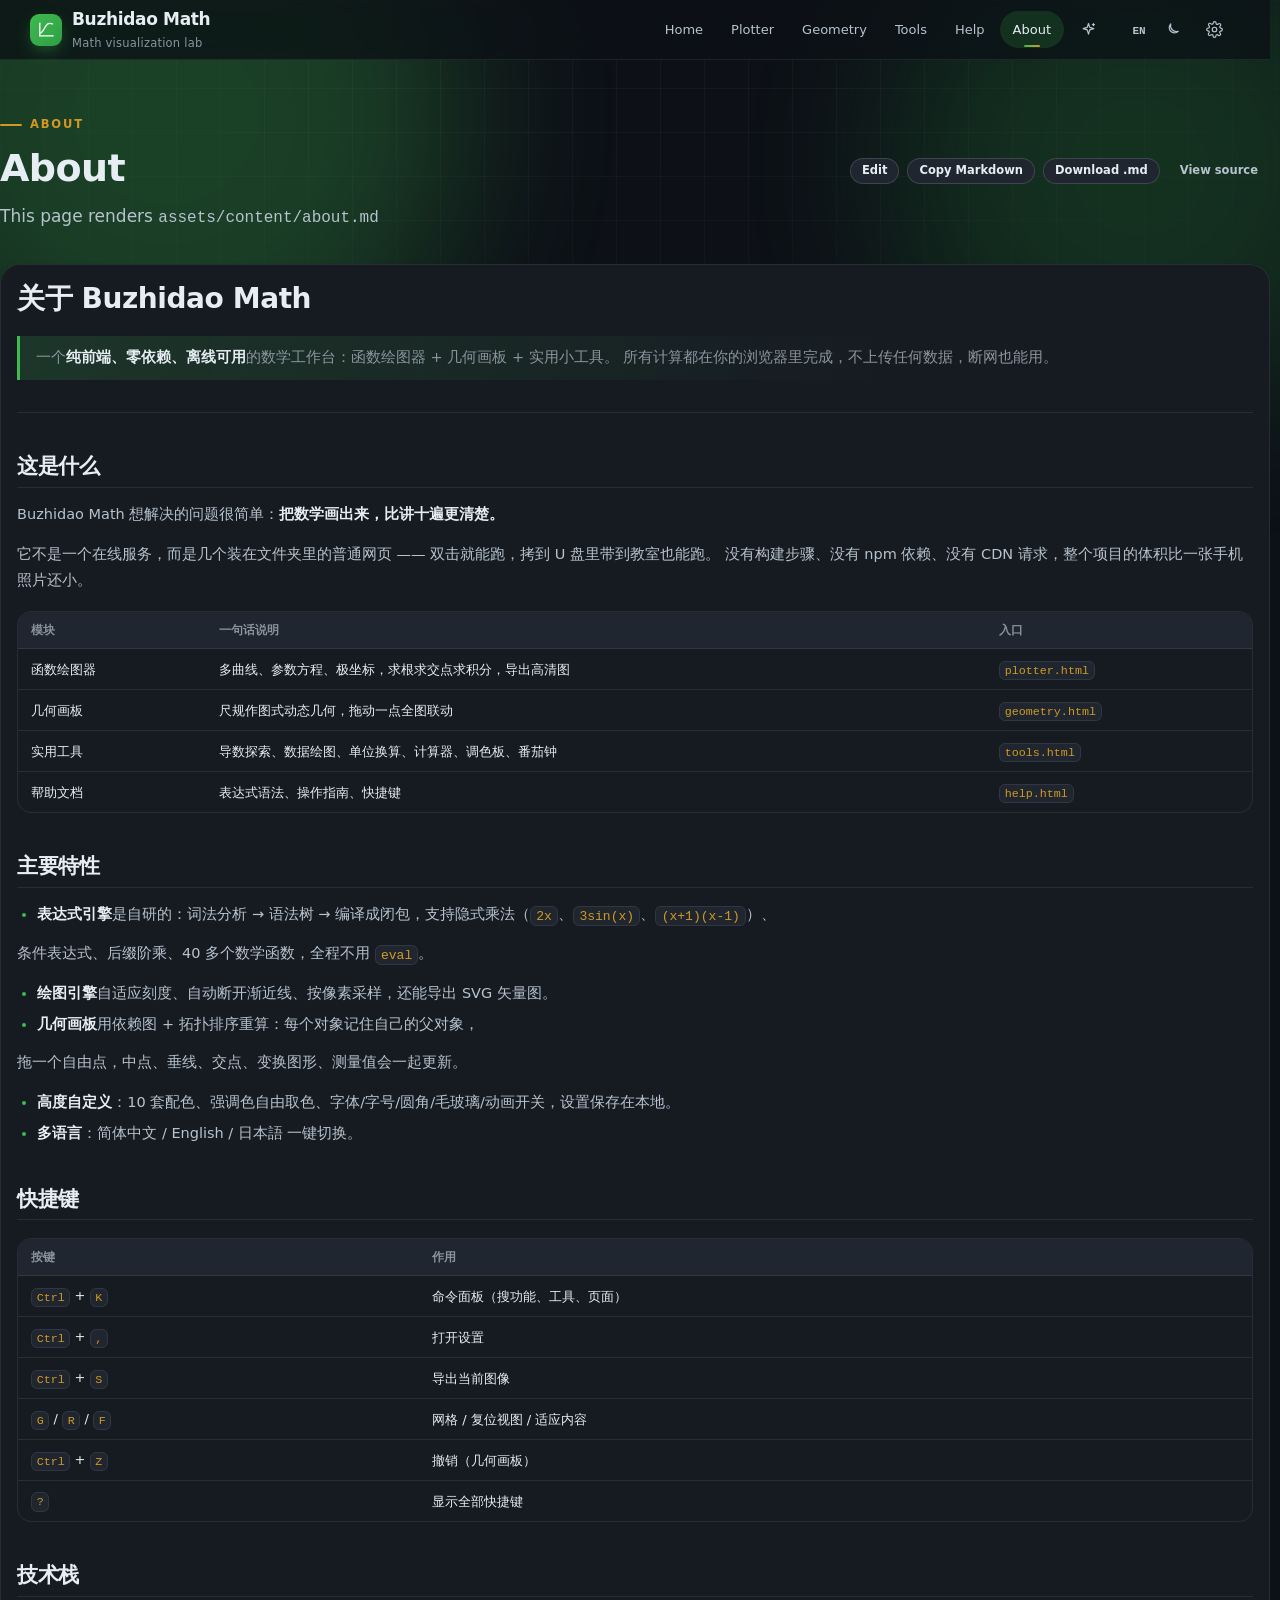
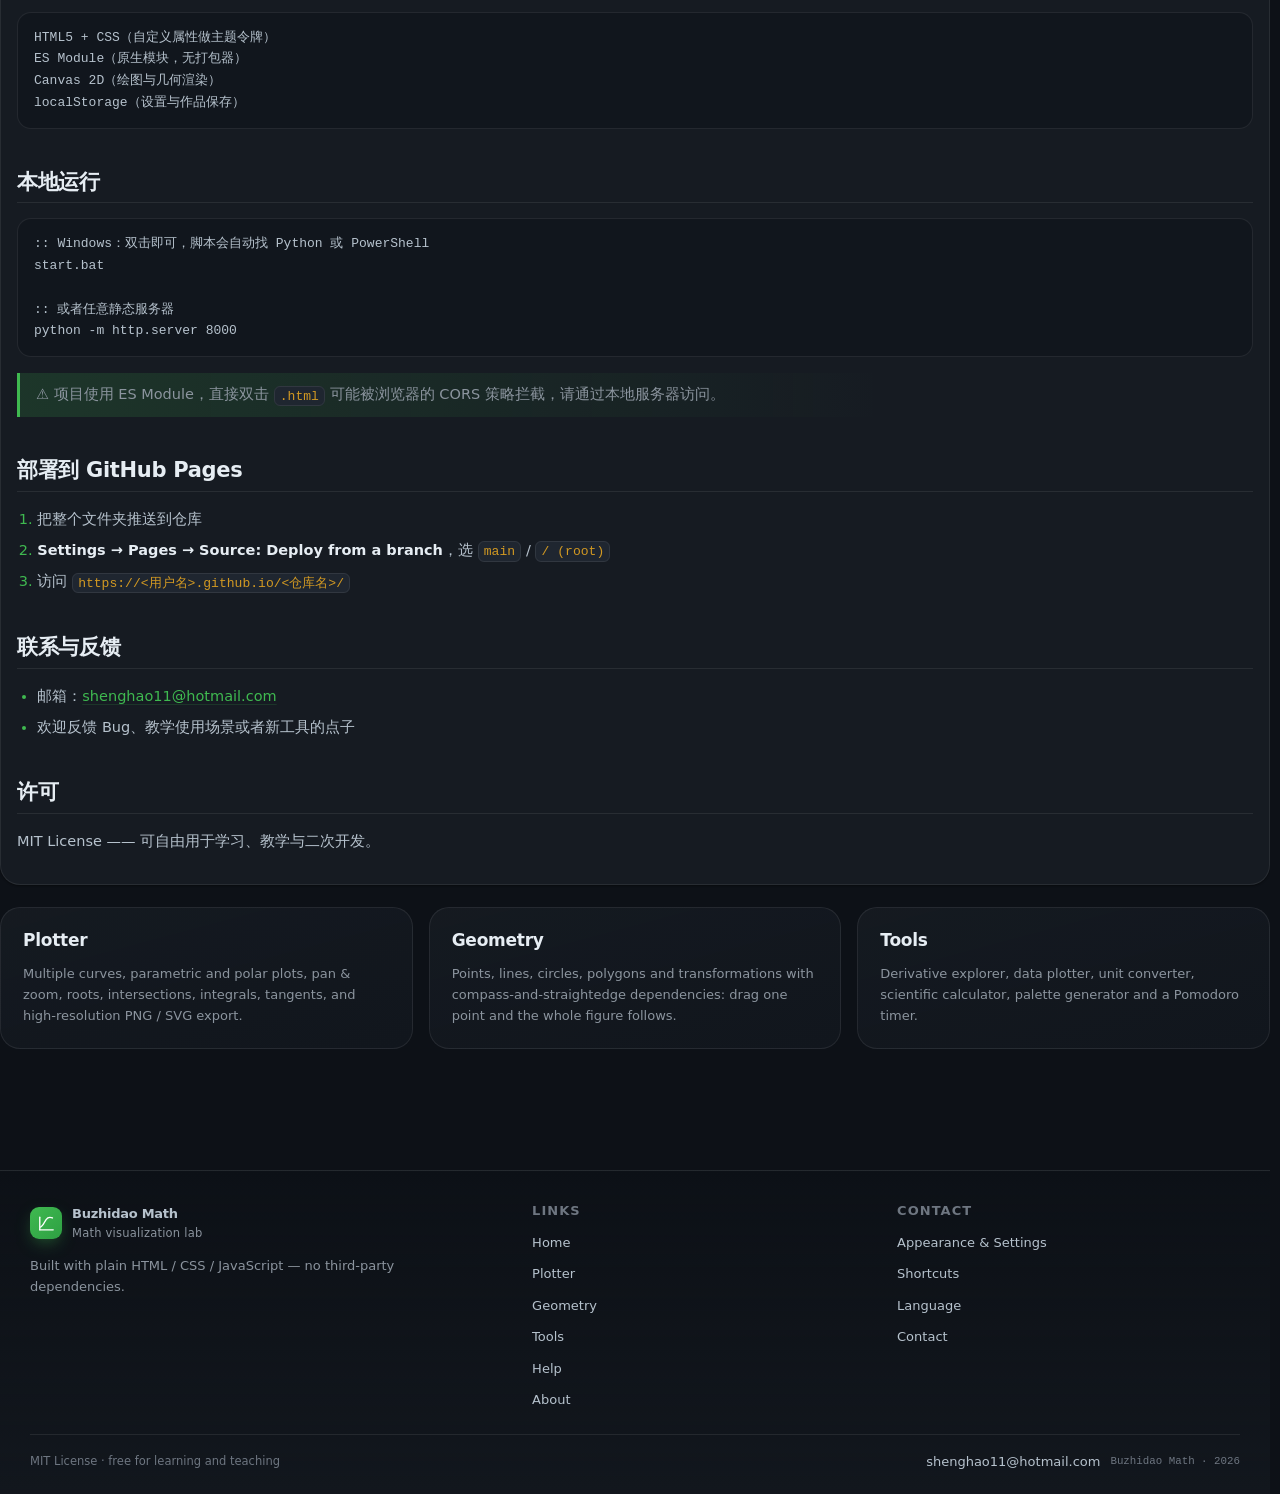
<file: math/about.html>
<!DOCTYPE html>
<html lang="zh-CN" data-theme="dark" data-motion="on">
<head>
<meta charset="UTF-8">
<meta name="viewport" content="width=device-width, initial-scale=1, viewport-fit=cover">
<meta name="theme-color" content="#0d1117">
<!-- 站点图标：内联 SVG 带"下载"角标（离线可用，浏览器标签栏可见） -->
<link rel="icon" type="image/svg+xml" href="data:image/svg+xml,%3Csvg xmlns='http://www.w3.org/2000/svg' viewBox='0 0 512 512'%3E%3Cdefs%3E%3ClinearGradient id='g' x1='0' y1='0' x2='1' y2='1'%3E%3Cstop offset='0' stop-color='%233fb950'/%3E%3Cstop offset='.55' stop-color='%237ee787'/%3E%3Cstop offset='1' stop-color='%23d29922'/%3E%3C/linearGradient%3E%3ClinearGradient id='b' x1='0' y1='0' x2='1' y2='1'%3E%3Cstop offset='0' stop-color='%23161b22'/%3E%3Cstop offset='1' stop-color='%230d1117'/%3E%3C/linearGradient%3E%3C/defs%3E%3Crect width='512' height='512' rx='110' fill='url(%23b)'/%3E%3Cpath d='M101 404V112M101 404h258' stroke='rgba(240,246,252,0.32)' stroke-width='28' stroke-linecap='round'/%3E%3Cpath d='M118 336c52-11 65-144 131-158s65 92 128 79' fill='none' stroke='url(%23g)' stroke-width='42' stroke-linecap='round' stroke-linejoin='round'/%3E%3Ccircle cx='386' cy='386' r='104' fill='%233fb950' stroke='%230d1117' stroke-width='18'/%3E%3Cg fill='none' stroke='%2308130b' stroke-width='26' stroke-linecap='round' stroke-linejoin='round'%3E%3Cpath d='M386 330v96'/%3E%3Cpath d='M344 388l42 42 42-42'/%3E%3Cpath d='M338 452h96'/%3E%3C/g%3E%3C/svg%3E">
<link rel="icon" href="assets/favicon.svg" type="image/svg+xml">
<link rel="icon" href="favicon.ico" sizes="any">
<link rel="apple-touch-icon" href="assets/apple-touch-icon.png">
<link rel="manifest" href="manifest.webmanifest">
<meta name="description" content="关于 Buzhidao Math：纯前端数学工作台的项目说明、特性、快捷键、技术栈与联系方式。">
<title>关于 · Buzhidao Math</title>
<link rel="stylesheet" href="assets/css/base.css">
<link rel="stylesheet" href="assets/css/layout.css">
<link rel="stylesheet" href="assets/css/components.css">
<link rel="stylesheet" href="assets/css/pages.css">
<script type="module">
  import { apply } from './assets/js/core/theme.js';
  apply();
</script>
</head>
<body>
<div class="aurora" aria-hidden="true"><span class="a1"></span><span class="a2"></span><span class="a3"></span></div>
<div class="bg-grid" aria-hidden="true"></div>
<header id="site-nav"></header>

<main class="section container">
  <div class="section-head reveal" style="max-width:none">
    <div class="row-between wrap">
      <div>
        <span class="eyebrow">about</span>
        <h1 class="mt-3" data-i18n="nav.about">关于</h1>
        <p class="text-sm text-dim mt-2">
          <span data-i18n="about.source">本页内容来自</span>
          <code class="mono">assets/content/about.md</code>
        </p>
      </div>
      <div class="row-inline">
        <button class="btn btn-sm" id="btnEditMd" data-i18n="about.edit">编辑</button>
        <button class="btn btn-sm" id="btnCopyMd" data-i18n="about.copyMd">复制 Markdown</button>
        <button class="btn btn-sm" id="btnDownloadMd" data-i18n="about.downloadMd">下载 .md</button>
        <a class="btn btn-sm btn-ghost" href="assets/content/about.md" target="_blank" rel="noopener" data-i18n="about.raw">查看源文件</a>
      </div>
    </div>
  </div>

  <article class="card card-pad reveal" id="aboutBody" style="max-width:none"></article>

  <section class="card card-pad mt-4" id="aboutEditor" hidden>
    <div class="row-between mb-3">
      <strong data-i18n="about.editing">编辑 Markdown</strong>
      <div class="row-inline">
        <button class="btn btn-sm btn-primary" id="btnApplyMd" data-i18n="common.apply">应用</button>
        <button class="btn btn-sm" id="btnCancelMd" data-i18n="common.cancel">取消</button>
      </div>
    </div>
    <textarea class="textarea" id="mdInput" rows="18" spellcheck="false" style="min-height:340px"></textarea>
    <p class="text-xs text-dim mt-2" data-i18n="about.editHint">修改只影响当前页面预览；想永久改可以"下载 .md"后替换 assets/content/about.md。</p>
  </section>

  <div class="grid grid-3 mt-5">
    <a class="feature reveal" href="plotter.html">
      <h3 data-i18n="nav.plotter">函数绘图</h3>
      <p data-i18n="home.feature.plotterDesc">多曲线、参数方程、极坐标，缩放平移、求根求交点、定积分与切线，一键导出高清 PNG / SVG。</p>
    </a>
    <a class="feature reveal" href="geometry.html">
      <h3 data-i18n="nav.geometry">几何画板</h3>
      <p data-i18n="home.feature.geometryDesc">点、线、圆、多边形与变换，尺规作图式依赖关系，拖动一点全图联动。</p>
    </a>
    <a class="feature reveal" href="tools.html">
      <h3 data-i18n="nav.tools">实用工具</h3>
      <p data-i18n="home.feature.toolsDesc">导数探索、数据绘图、单位换算、科学计算器、调色板与番茄钟。</p>
    </a>
  </div>
</main>

<footer id="site-footer"></footer>

<script type="module" src="assets/js/pages/about.js"></script>
</body>
</html>
</file>
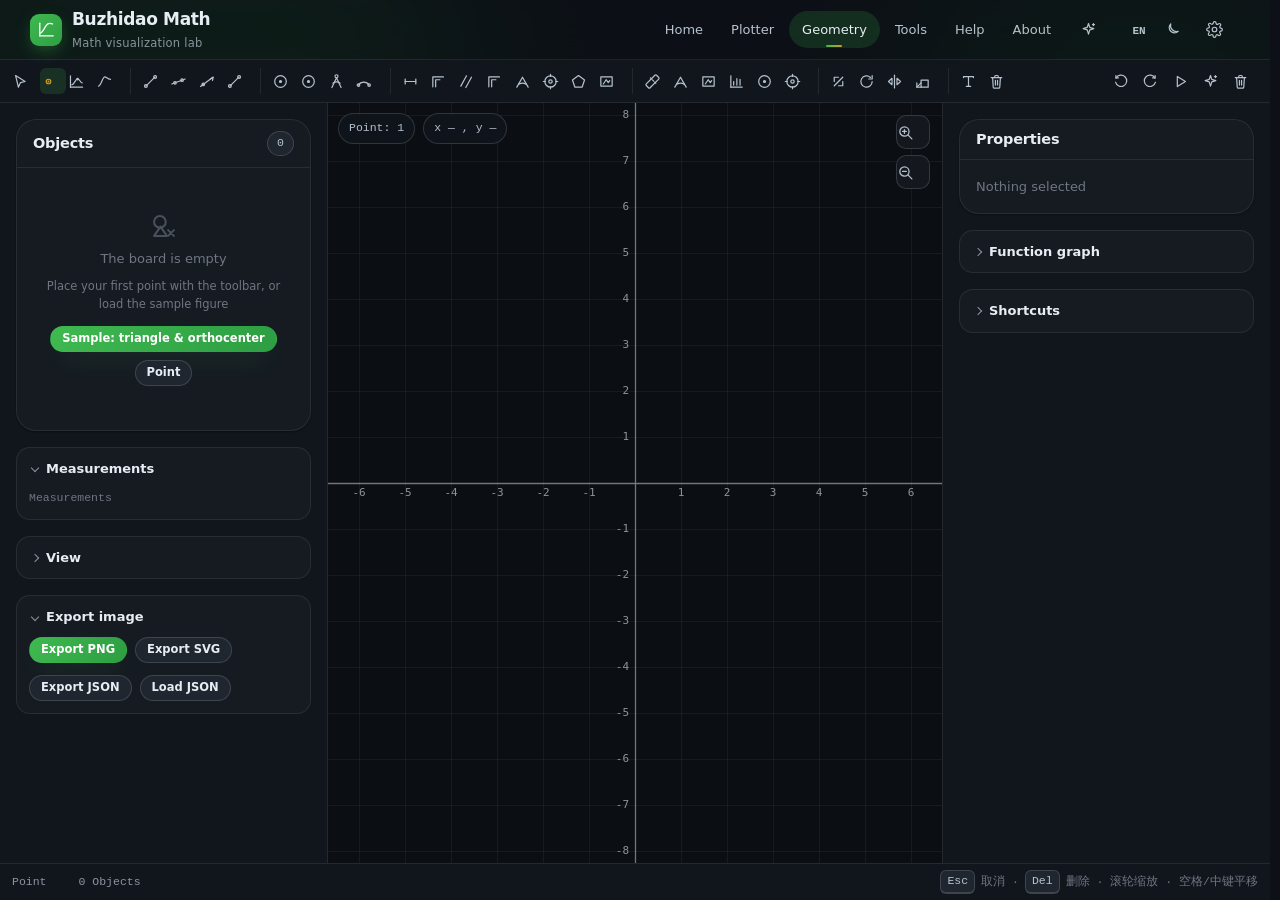
<file: math/geometry.html>
<!DOCTYPE html>
<html lang="zh-CN" data-theme="dark" data-motion="on">
<head>
<meta charset="UTF-8">
<meta name="viewport" content="width=device-width, initial-scale=1, viewport-fit=cover">
<meta name="theme-color" content="#0d1117">
<!-- 站点图标：内联 SVG 带"下载"角标（离线可用，浏览器标签栏可见） -->
<link rel="icon" type="image/svg+xml" href="data:image/svg+xml,%3Csvg xmlns='http://www.w3.org/2000/svg' viewBox='0 0 512 512'%3E%3Cdefs%3E%3ClinearGradient id='g' x1='0' y1='0' x2='1' y2='1'%3E%3Cstop offset='0' stop-color='%233fb950'/%3E%3Cstop offset='.55' stop-color='%237ee787'/%3E%3Cstop offset='1' stop-color='%23d29922'/%3E%3C/linearGradient%3E%3ClinearGradient id='b' x1='0' y1='0' x2='1' y2='1'%3E%3Cstop offset='0' stop-color='%23161b22'/%3E%3Cstop offset='1' stop-color='%230d1117'/%3E%3C/linearGradient%3E%3C/defs%3E%3Crect width='512' height='512' rx='110' fill='url(%23b)'/%3E%3Cpath d='M101 404V112M101 404h258' stroke='rgba(240,246,252,0.32)' stroke-width='28' stroke-linecap='round'/%3E%3Cpath d='M118 336c52-11 65-144 131-158s65 92 128 79' fill='none' stroke='url(%23g)' stroke-width='42' stroke-linecap='round' stroke-linejoin='round'/%3E%3Ccircle cx='386' cy='386' r='104' fill='%233fb950' stroke='%230d1117' stroke-width='18'/%3E%3Cg fill='none' stroke='%2308130b' stroke-width='26' stroke-linecap='round' stroke-linejoin='round'%3E%3Cpath d='M386 330v96'/%3E%3Cpath d='M344 388l42 42 42-42'/%3E%3Cpath d='M338 452h96'/%3E%3C/g%3E%3C/svg%3E">
<link rel="icon" href="assets/favicon.svg" type="image/svg+xml">
<link rel="icon" href="favicon.ico" sizes="any">
<link rel="apple-touch-icon" href="assets/apple-touch-icon.png">
<link rel="manifest" href="manifest.webmanifest">
<meta name="description" content="Buzhidao Math 几何画板：尺规作图式动态几何，点、线、圆、多边形与变换，拖动一点全图联动，可测量长度角度面积并导出图像。">
<title>几何画板 · Buzhidao Math</title>
<link rel="stylesheet" href="assets/css/base.css">
<link rel="stylesheet" href="assets/css/layout.css">
<link rel="stylesheet" href="assets/css/components.css">
<link rel="stylesheet" href="assets/css/pages.css">
<script type="module">
  import { apply } from './assets/js/core/theme.js';
  apply();
</script>
</head>
<body>
<div class="aurora" aria-hidden="true"><span class="a1"></span><span class="a2"></span><span class="a3"></span></div>
<header id="site-nav"></header>

<main class="app-shell" id="app">
  <div class="app-toolbar" id="geoToolbar">
    <div class="geo-tools" id="geoTools"></div>
    <span class="grow"></span>
    <div class="row" style="gap:4px">
      <button class="btn-icon btn-sm hint" id="btnUndo" data-i18n-hint="geo.undo" aria-label="undo"></button>
      <button class="btn-icon btn-sm hint" id="btnRedo" data-i18n-hint="geo.redo" aria-label="redo"></button>
      <button class="btn-icon btn-sm hint" id="btnReplay" data-i18n-hint="geo.replay" aria-label="replay"></button>
      <button class="btn-icon btn-sm hint" id="btnSample" data-i18n-hint="geo.sampleGsp" aria-label="sample"></button>
      <button class="btn-icon btn-sm hint" id="btnClearBoard" data-i18n-hint="common.clear" aria-label="clear"></button>
    </div>
  </div>

  <div class="app-main">
    <!-- 左侧：对象列表与视图 -->
    <aside class="app-side" id="geoLeft">
      <div class="app-side-scroll">
        <div class="card">
          <div class="card-head"><h4 data-i18n="geo.objects">对象列表</h4><span class="badge mono" id="objCount">0</span></div>
          <div class="card-body" style="padding:10px">
            <div class="geo-object-list" id="objList"></div>
          </div>
        </div>
        <details class="panel" open>
          <summary><span data-i18n="geo.measures">测量结果</span></summary>
          <div class="panel-body"><div class="geo-measures" id="measureList"></div></div>
        </details>
        <details class="panel">
          <summary><span data-i18n="plot.view">视图</span></summary>
          <div class="panel-body">
            <label class="switch"><input type="checkbox" id="optGrid" checked><span class="track"></span><span data-i18n="geo.showGrid">显示网格</span></label>
            <label class="switch"><input type="checkbox" id="optAxes" checked><span class="track"></span><span data-i18n="geo.showAxes">显示坐标轴</span></label>
            <label class="switch"><input type="checkbox" id="optLabels" checked><span class="track"></span><span data-i18n="geo.showLabels">显示标签</span></label>
            <label class="switch"><input type="checkbox" id="optSnap" checked><span class="track"></span><span data-i18n="geo.snap">吸附到网格/对象</span></label>
            <label class="field"><span class="label">Grid</span><input class="input input-sm mono" id="optGridSize" type="number" min="0.1" step="0.5" value="1"></label>
            <div class="row-inline">
              <button class="btn btn-sm" id="btnZoomIn">＋</button>
              <button class="btn btn-sm" id="btnZoomOut">－</button>
              <button class="btn btn-sm" id="btnHome"><span data-i18n="plot.resetView">复位视图</span></button>
            </div>
          </div>
        </details>
        <details class="panel" open>
          <summary><span data-i18n="plot.export">导出图像</span></summary>
          <div class="panel-body">
            <div class="row-inline">
              <button class="btn btn-sm btn-primary" id="expPng"><span data-i18n="geo.exportPng">导出 PNG</span></button>
              <button class="btn btn-sm" id="expSvg"><span data-i18n="geo.exportSvg">导出 SVG</span></button>
            </div>
            <div class="row-inline">
              <button class="btn btn-sm" id="expJson"><span data-i18n="geo.exportJson">导出 JSON</span></button>
              <button class="btn btn-sm" id="impJson"><span data-i18n="geo.importJson">载入 JSON</span></button>
            </div>
          </div>
        </details>
      </div>
    </aside>

    <!-- 画布 -->
    <section class="app-canvas-wrap" id="geoStage">
      <canvas id="geoCanvas"></canvas>
      <div class="canvas-overlay">
        <div class="canvas-hud">
          <span class="hud-chip" id="geoHint"></span>
          <span class="hud-chip" id="geoCursor">x — , y —</span>
        </div>
      </div>
      <div class="zoom-controls">
        <button class="btn-icon hint" id="zoomInBtn" data-hint="+" aria-label="zoom in">
          <svg width="17" height="17" viewBox="0 0 24 24" fill="none" stroke="currentColor" stroke-width="1.8" stroke-linecap="round"><circle cx="10.5" cy="10.5" r="6.5"/><path d="M15.4 15.4 21 21M10.5 7.8v5.4M7.8 10.5h5.4"/></svg>
        </button>
        <button class="btn-icon hint" id="zoomOutBtn" data-hint="−" aria-label="zoom out">
          <svg width="17" height="17" viewBox="0 0 24 24" fill="none" stroke="currentColor" stroke-width="1.8" stroke-linecap="round"><circle cx="10.5" cy="10.5" r="6.5"/><path d="M15.4 15.4 21 21M7.8 10.5h5.4"/></svg>
        </button>
      </div>
    </section>

    <!-- 右侧：属性 -->
    <aside class="app-side right" id="geoRight">
      <div class="app-side-scroll">
        <div class="card">
          <div class="card-head"><h4 data-i18n="geo.inspector">对象属性</h4></div>
          <div class="card-body" id="inspector"></div>
        </div>
        <details class="panel">
          <summary><span data-i18n="geo.tool.function">函数图像</span></summary>
          <div class="panel-body">
            <div class="row"><input class="input mono" id="fnInput" placeholder="sin(x)" value="sin(x)"><button class="btn btn-sm btn-primary" id="fnAdd"><span data-i18n="common.add">添加</span></button></div>
            <p class="text-xs text-dim" data-i18n="plot.exprHint">支持 sin cos tan ln log sqrt abs exp、常数 pi e、隐式乘法 2x</p>
          </div>
        </details>
        <details class="panel">
          <summary><span data-i18n="common.shortcuts">快捷键</span></summary>
          <div class="panel-body">
            <div class="shortcut-row"><span data-i18n="geo.tool.select">选择 / 拖动</span><kbd>V</kbd></div>
            <div class="shortcut-row"><span data-i18n="geo.tool.point">点</span><kbd>P</kbd></div>
            <div class="shortcut-row"><span data-i18n="geo.tool.segment">线段</span><kbd>S</kbd></div>
            <div class="shortcut-row"><span data-i18n="geo.tool.circle">圆</span><kbd>C</kbd></div>
            <div class="shortcut-row"><span data-i18n="geo.tool.midpoint">中点</span><kbd>M</kbd></div>
            <div class="shortcut-row"><span data-i18n="geo.tool.intersect">交点</span><kbd>I</kbd></div>
            <div class="shortcut-row"><span data-i18n="geo.undo">撤销</span><kbd>Ctrl Z</kbd></div>
            <div class="shortcut-row"><span data-i18n="common.delete">删除</span><kbd>Del</kbd></div>
          </div>
        </details>
      </div>
    </aside>
  </div>

  <div class="app-status">
    <span id="statusTool"></span>
    <span id="statusSel"></span>
    <span id="statusObjects"></span>
    <span class="grow"></span>
    <span class="kbd-hint"><kbd>Esc</kbd> 取消 · <kbd>Del</kbd> 删除 · 滚轮缩放 · 空格/中键平移</span>
  </div>
</main>

<footer id="site-footer"></footer>

<script type="module" src="assets/js/pages/geometry.js"></script>
</body>
</html>
</file>
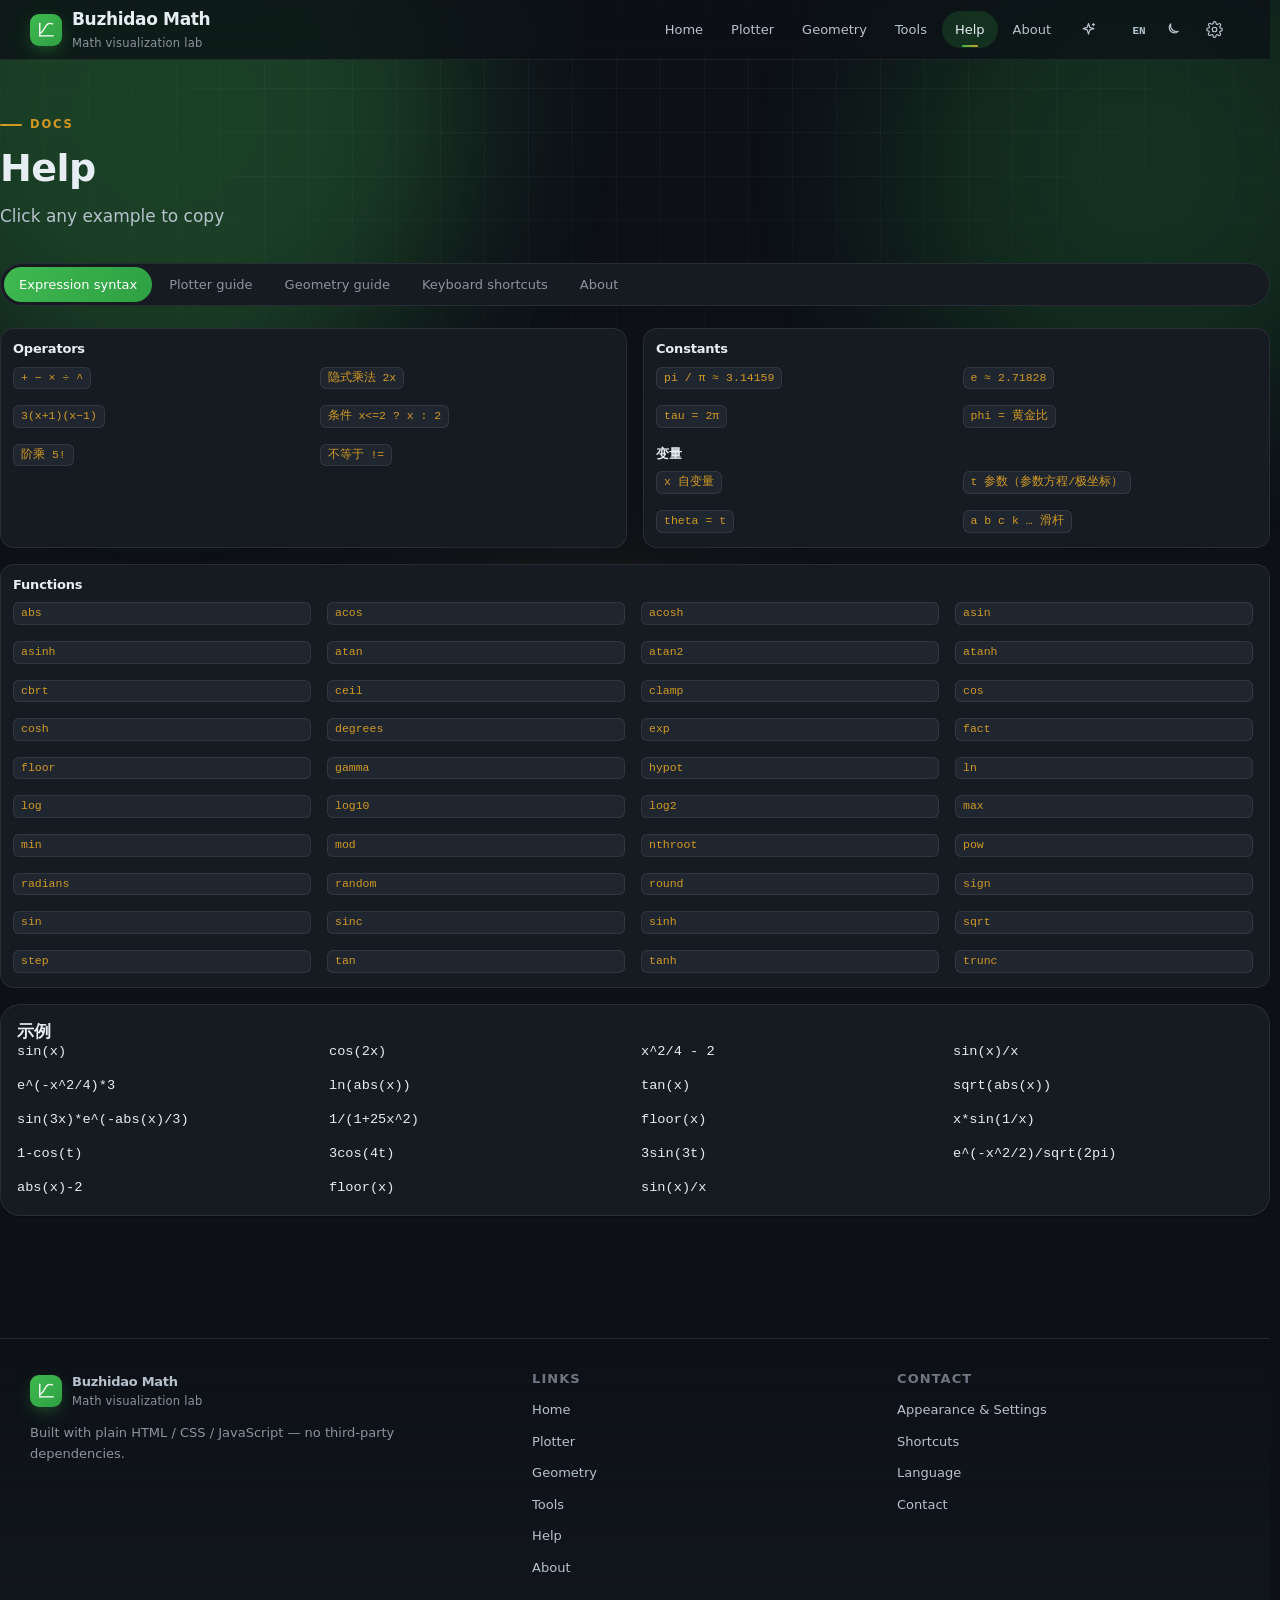
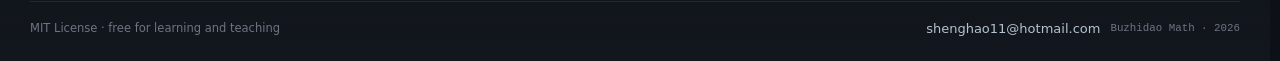
<file: math/help.html>
<!DOCTYPE html>
<html lang="zh-CN" data-theme="dark" data-motion="on">
<head>
<meta charset="UTF-8">
<meta name="viewport" content="width=device-width, initial-scale=1, viewport-fit=cover">
<meta name="theme-color" content="#0d1117">
<!-- 站点图标：内联 SVG 带"下载"角标（离线可用，浏览器标签栏可见） -->
<link rel="icon" type="image/svg+xml" href="data:image/svg+xml,%3Csvg xmlns='http://www.w3.org/2000/svg' viewBox='0 0 512 512'%3E%3Cdefs%3E%3ClinearGradient id='g' x1='0' y1='0' x2='1' y2='1'%3E%3Cstop offset='0' stop-color='%233fb950'/%3E%3Cstop offset='.55' stop-color='%237ee787'/%3E%3Cstop offset='1' stop-color='%23d29922'/%3E%3C/linearGradient%3E%3ClinearGradient id='b' x1='0' y1='0' x2='1' y2='1'%3E%3Cstop offset='0' stop-color='%23161b22'/%3E%3Cstop offset='1' stop-color='%230d1117'/%3E%3C/linearGradient%3E%3C/defs%3E%3Crect width='512' height='512' rx='110' fill='url(%23b)'/%3E%3Cpath d='M101 404V112M101 404h258' stroke='rgba(240,246,252,0.32)' stroke-width='28' stroke-linecap='round'/%3E%3Cpath d='M118 336c52-11 65-144 131-158s65 92 128 79' fill='none' stroke='url(%23g)' stroke-width='42' stroke-linecap='round' stroke-linejoin='round'/%3E%3Ccircle cx='386' cy='386' r='104' fill='%233fb950' stroke='%230d1117' stroke-width='18'/%3E%3Cg fill='none' stroke='%2308130b' stroke-width='26' stroke-linecap='round' stroke-linejoin='round'%3E%3Cpath d='M386 330v96'/%3E%3Cpath d='M344 388l42 42 42-42'/%3E%3Cpath d='M338 452h96'/%3E%3C/g%3E%3C/svg%3E">
<link rel="icon" href="assets/favicon.svg" type="image/svg+xml">
<link rel="icon" href="favicon.ico" sizes="any">
<link rel="apple-touch-icon" href="assets/apple-touch-icon.png">
<link rel="manifest" href="manifest.webmanifest">
<meta name="description" content="Buzhidao Math 帮助文档：表达式语法、函数绘图器用法、几何画板指南、快捷键与导出说明。">
<title>帮助 · Buzhidao Math</title>
<link rel="stylesheet" href="assets/css/base.css">
<link rel="stylesheet" href="assets/css/layout.css">
<link rel="stylesheet" href="assets/css/components.css">
<link rel="stylesheet" href="assets/css/pages.css">
<script type="module">
  import { apply } from './assets/js/core/theme.js';
  apply();
</script>
</head>
<body>
<div class="aurora" aria-hidden="true"><span class="a1"></span><span class="a2"></span><span class="a3"></span></div>
<div class="bg-grid" aria-hidden="true"></div>
<header id="site-nav"></header>

<main class="section container">
  <div class="section-head reveal">
    <span class="eyebrow">docs</span>
    <h1 class="mt-3" data-i18n="help.title">使用帮助</h1>
    <p data-i18n="help.clickToCopy">点击任意示例即可复制</p>
  </div>

  <div class="tabs" id="helpTabs">
    <button class="tab active" type="button" data-tab="syntax" data-i18n="help.syntax">表达式语法</button>
    <button class="tab" type="button" data-tab="plot" data-i18n="help.plotGuide">绘图器指南</button>
    <button class="tab" type="button" data-tab="geo" data-i18n="help.geoGuide">几何画板指南</button>
    <button class="tab" type="button" data-tab="keys" data-i18n="help.shortcutGuide">快捷键</button>
    <button class="tab" type="button" data-tab="about" data-i18n="common.about">关于</button>
  </div>

  <div class="tab-panel active" data-panel="syntax">
    <div class="grid grid-2 mt-5">
      <div class="syntax-card reveal">
        <h4 data-i18n="help.operators">运算符</h4>
        <div class="syntax-grid">
          <span><code data-copy="+ - * / ^">+ − × ÷ ^</code></span>
          <span><code data-copy="2x">隐式乘法 2x</code></span>
          <span><code data-copy="3(x+1)(x-1)">3(x+1)(x−1)</code></span>
          <span><code data-copy="x<=2 ? x : 2">条件 x&lt;=2 ? x : 2</code></span>
          <span><code data-copy="5!">阶乘 5!</code></span>
          <span><code data-copy="x!=2">不等于 !=</code></span>
        </div>
      </div>
      <div class="syntax-card reveal">
        <h4 data-i18n="help.constants">常数</h4>
        <div class="syntax-grid">
          <span><code data-copy="pi">pi / π ≈ 3.14159</code></span>
          <span><code data-copy="e">e ≈ 2.71828</code></span>
          <span><code data-copy="tau">tau = 2π</code></span>
          <span><code data-copy="phi">phi = 黄金比</code></span>
        </div>
        <h4 class="mt-4">变量</h4>
        <div class="syntax-grid">
          <span><code data-copy="x">x 自变量</code></span>
          <span><code data-copy="t">t 参数（参数方程/极坐标）</code></span>
          <span><code data-copy="theta">theta = t</code></span>
          <span><code data-copy="a">a b c k … 滑杆</code></span>
        </div>
      </div>
    </div>
    <div class="syntax-card reveal mt-4">
      <h4 data-i18n="help.functions">函数</h4>
      <div class="syntax-grid" id="fnChips"></div>
    </div>
    <div class="card card-pad reveal mt-4">
      <h4>示例</h4>
      <div class="syntax-grid" id="exampleChips"></div>
    </div>
  </div>

  <div class="tab-panel" data-panel="plot">
    <div class="grid grid-2 mt-5">
      <div class="card card-pad reveal">
        <h3 data-i18n="plot.title">函数绘图器</h3>
        <ul class="col mt-3 text-muted" style="gap:8px">
          <li>· 左侧列表可添加多条曲线，输入框实时解析，报错会在下方提示。</li>
          <li>· 每条曲线支持 <b>直角坐标 / 参数方程 / 极坐标 / 数据点</b> 四种模式。</li>
          <li>· 点击色块改颜色，拖动 ⠿ 手柄可调整叠放顺序，眼睛图标控制显示。</li>
          <li>· 画布滚轮缩放、按住拖动平移、双击复位；右上角有缩放按钮。</li>
          <li>· 表达式里写 <code>a</code>、<code>b</code>、<code>k</code> 会出现变量滑杆，实时联动。</li>
        </ul>
      </div>
      <div class="card card-pad reveal">
        <h3 data-i18n="plot.analysis">分析工具</h3>
        <ul class="col mt-3 text-muted" style="gap:8px">
          <li>· <b>跟踪坐标</b>：鼠标移动到画布上显示 (x, f(x))，点击可固定。</li>
          <li>· <b>切线/导数</b>：在跟踪点处绘制切线并显示 f′(x)。</li>
          <li>· <b>求零点 / 求交点 / 极值点</b>：数值求解并标注在图上。</li>
          <li>· <b>定积分</b>：填写上下限，填充区域并给出积分值。</li>
        </ul>
      </div>
      <div class="card card-pad reveal">
        <h3 data-i18n="plot.export">导出</h3>
        <ul class="col mt-3 text-muted" style="gap:8px">
          <li>· <b>PNG</b>：1x–4x 倍率，可选跟随主题、白底、深色底或透明背景。</li>
          <li>· <b>SVG</b>：矢量导出，放大不糊，适合放进报告。</li>
          <li>· <b>CSV / JSON</b>：导出采样数据或整个工程，之后可以再导入回来。</li>
        </ul>
      </div>
      <div class="card card-pad reveal">
        <h3>小技巧</h3>
        <ul class="col mt-3 text-muted" style="gap:8px">
          <li>· 画 <code>tan(x)</code> 时会自动断开渐近线，不会出现竖线。</li>
          <li>· 参数方程写法：x(t) 与 y(t) 两个框，例如 <code>3sin(3t)</code> 与 <code>3sin(4t)</code>。</li>
          <li>· 极坐标 r(θ)：例如 <code>1-cos(t)</code> 画心形线。</li>
        </ul>
      </div>
    </div>
  </div>

  <div class="tab-panel" data-panel="geo">
    <div class="grid grid-2 mt-5">
      <div class="card card-pad reveal">
        <h3 data-i18n="geo.title">几何画板</h3>
        <ul class="col mt-3 text-muted" style="gap:8px">
          <li>· 顶部工具栏按功能分组：基础 / 线 / 圆 / 构造 / 测量 / 变换 / 其他。</li>
          <li>· 工具需要点选若干个点或对象，右侧提示会显示"已选 / 需要"。</li>
          <li>· 拖动自由点，所有由它派生出的对象会按依赖关系自动重算。</li>
          <li>· 放在已有对象上会自动吸附（可关闭），吸附到线段/圆上的点会"粘"在上面。</li>
          <li>· 滚轮缩放、空格+拖动或中键拖动平移、Esc 取消当前操作。</li>
        </ul>
      </div>
      <div class="card card-pad reveal">
        <h3 data-i18n="geo.measures">测量结果</h3>
        <ul class="col mt-3 text-muted" style="gap:8px">
          <li>· 长度、角度、面积、斜率、坐标、半径、周长都可以测量。</li>
          <li>· 测量标签会随图形实时更新，导出图像时一并带上。</li>
          <li>· 轨迹追踪：选择"轨迹追踪"工具后点一个点，拖动它即可留下轨迹。</li>
        </ul>
      </div>
      <div class="card card-pad reveal">
        <h3>变换</h3>
        <ul class="col mt-3 text-muted" style="gap:8px">
          <li>· 先用"选择"工具选中对象（可 Shift 多选）。</li>
          <li>· 再点平移 / 旋转 / 反射 / 缩放，接着按提示点选参考点。</li>
          <li>· 变换后的图形与原图形保持动态关联，拖动原图会同步变化。</li>
        </ul>
      </div>
      <div class="card card-pad reveal">
        <h3>示例与导出</h3>
        <ul class="col mt-3 text-muted" style="gap:8px">
          <li>· 工具栏右侧的 ✨ 按钮加载示例：三角形 + 三条高 + 外接圆 + 测量。</li>
          <li>· 支持导出 PNG(2x)、SVG 矢量图，以及 JSON 工程文件（可再导入）。</li>
          <li>· 画板内容自动保存在浏览器本地，下次打开会恢复。</li>
        </ul>
      </div>
    </div>
  </div>

  <div class="tab-panel" data-panel="keys">
    <div class="card card-pad reveal mt-5">
      <div class="shortcut-grid" id="shortcutHost"></div>
    </div>
    <div class="card card-pad reveal mt-4">
      <h4>几何画板单键</h4>
      <div class="shortcut-grid">
        <div class="shortcut-row"><span>选择 / 拖动</span><kbd>V</kbd></div>
        <div class="shortcut-row"><span>点</span><kbd>P</kbd></div>
        <div class="shortcut-row"><span>线段</span><kbd>S</kbd></div>
        <div class="shortcut-row"><span>圆</span><kbd>C</kbd></div>
        <div class="shortcut-row"><span>中点</span><kbd>M</kbd></div>
        <div class="shortcut-row"><span>交点</span><kbd>I</kbd></div>
        <div class="shortcut-row"><span>临时平移</span><kbd>Space</kbd></div>
        <div class="shortcut-row"><span>删除选中</span><kbd>Delete</kbd></div>
      </div>
    </div>
  </div>

  <div class="tab-panel" data-panel="about">
    <div class="grid grid-2 mt-5">
      <div class="card card-pad reveal">
        <h3 data-i18n="app.name">Buzhidao Math</h3>
        <p class="text-muted mt-3" data-i18n="footer.builtWith">使用原生 HTML / CSS / JavaScript 构建，无任何第三方依赖。</p>
        <ul class="col mt-4 text-muted" style="gap:8px">
          <li>· 联系作者：<a href="mailto:shenghao11@hotmail.com">shenghao11@hotmail.com</a>（<span data-i18n="footer.feedback">问题反馈 / 功能建议</span>）</li>
          <li>· 所有计算都在浏览器内完成，不会上传任何数据。</li>
          <li>· 断网可用：把整个文件夹拷到 U 盘也能运行。</li>
          <li>· 设置、主题、绘图内容保存在 localStorage 中。</li>
          <li>· 可以直接部署到 GitHub Pages 等静态托管。</li>
        </ul>
      </div>
      <div class="card card-pad reveal">
        <h3 data-i18n="footer.docs">文档</h3>
        <ul class="col mt-3" style="gap:8px">
          <li><a href="plotter.html" data-i18n="nav.plotter">函数绘图</a></li>
          <li><a href="geometry.html" data-i18n="nav.geometry">几何画板</a></li>
          <li><a href="tools.html" data-i18n="nav.tools">实用工具</a></li>
        </ul>
        <h4 class="mt-4">本地运行</h4>
        <div class="deriv-code mono">start.bat            # Windows 一键启动本地服务器
python -m http.server 8000   # 或者任意静态服务器</div>
        <p class="text-xs text-dim mt-3">提示：由于使用了 ES Module，直接双击 .html 可能被浏览器拦截，请用 start.bat 启动。</p>
      </div>
    </div>
  </div>
</main>

<footer id="site-footer"></footer>

<script type="module" src="assets/js/pages/help.js"></script>
</body>
</html>
</file>
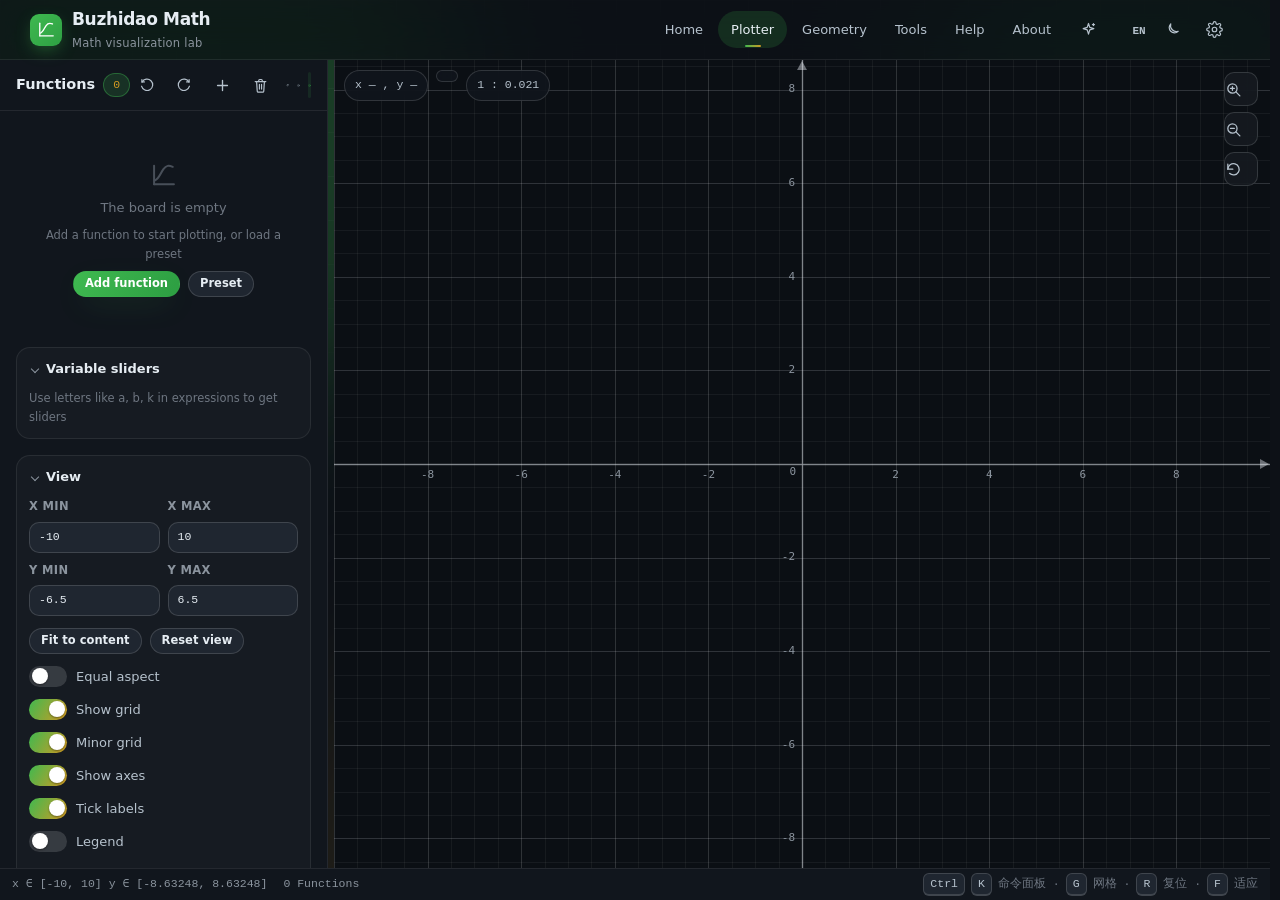
<file: math/plotter.html>
<!DOCTYPE html>
<html lang="zh-CN" data-theme="dark" data-motion="on">
<head>
<meta charset="UTF-8">
<meta name="viewport" content="width=device-width, initial-scale=1, viewport-fit=cover">
<meta name="theme-color" content="#0d1117">
<!-- 站点图标：内联 SVG 带"下载"角标（离线可用，浏览器标签栏可见） -->
<link rel="icon" type="image/svg+xml" href="data:image/svg+xml,%3Csvg xmlns='http://www.w3.org/2000/svg' viewBox='0 0 512 512'%3E%3Cdefs%3E%3ClinearGradient id='g' x1='0' y1='0' x2='1' y2='1'%3E%3Cstop offset='0' stop-color='%233fb950'/%3E%3Cstop offset='.55' stop-color='%237ee787'/%3E%3Cstop offset='1' stop-color='%23d29922'/%3E%3C/linearGradient%3E%3ClinearGradient id='b' x1='0' y1='0' x2='1' y2='1'%3E%3Cstop offset='0' stop-color='%23161b22'/%3E%3Cstop offset='1' stop-color='%230d1117'/%3E%3C/linearGradient%3E%3C/defs%3E%3Crect width='512' height='512' rx='110' fill='url(%23b)'/%3E%3Cpath d='M101 404V112M101 404h258' stroke='rgba(240,246,252,0.32)' stroke-width='28' stroke-linecap='round'/%3E%3Cpath d='M118 336c52-11 65-144 131-158s65 92 128 79' fill='none' stroke='url(%23g)' stroke-width='42' stroke-linecap='round' stroke-linejoin='round'/%3E%3Ccircle cx='386' cy='386' r='104' fill='%233fb950' stroke='%230d1117' stroke-width='18'/%3E%3Cg fill='none' stroke='%2308130b' stroke-width='26' stroke-linecap='round' stroke-linejoin='round'%3E%3Cpath d='M386 330v96'/%3E%3Cpath d='M344 388l42 42 42-42'/%3E%3Cpath d='M338 452h96'/%3E%3C/g%3E%3C/svg%3E">
<link rel="icon" href="assets/favicon.svg" type="image/svg+xml">
<link rel="icon" href="favicon.ico" sizes="any">
<link rel="apple-touch-icon" href="assets/apple-touch-icon.png">
<link rel="manifest" href="manifest.webmanifest">
<meta name="description" content="Buzhidao Math 函数绘图器：多曲线、参数方程、极坐标、求根求交点、定积分与切线，支持 PNG/SVG/CSV 导出，纯前端离线可用。">
<title>函数绘图器 · Buzhidao Math</title>
<link rel="stylesheet" href="assets/css/base.css">
<link rel="stylesheet" href="assets/css/layout.css">
<link rel="stylesheet" href="assets/css/components.css">
<link rel="stylesheet" href="assets/css/pages.css">
<script type="module">
  import { apply } from './assets/js/core/theme.js';
  apply();
</script>
</head>
<body>
<div class="aurora" aria-hidden="true"><span class="a1"></span><span class="a2"></span><span class="a3"></span></div>
<div class="bg-grid" aria-hidden="true"></div>
<header id="site-nav"></header>

<main class="app-shell" id="app">
  <div class="app-main">
    <!-- ============ 左侧：函数与视图 ============ -->
    <aside class="app-side" id="sideLeft">
      <div class="plot-side-head">
        <strong data-i18n="plot.functions">函数列表</strong>
        <span class="badge badge-accent mono" id="fnCount">0</span>
        <div class="row" style="margin-left:auto">
          <button class="btn-icon btn-sm hint" id="btnAddFn" data-i18n-hint="plot.addFunction" aria-label="add">
            <svg width="15" height="15" viewBox="0 0 24 24" fill="none" stroke="currentColor" stroke-width="1.9" stroke-linecap="round"><path d="M12 5v14M5 12h14"/></svg>
          </button>
          <button class="btn-icon btn-sm hint" id="btnClearFn" data-i18n-hint="plot.clearAll" aria-label="clear">
            <svg width="15" height="15" viewBox="0 0 24 24" fill="none" stroke="currentColor" stroke-width="1.7" stroke-linecap="round" stroke-linejoin="round"><path d="M4.5 6.5h15"/><path d="M9.5 6.5V4.8a1.3 1.3 0 0 1 1.3-1.3h2.4a1.3 1.3 0 0 1 1.3 1.3v1.7"/><path d="M6.5 6.5 7.4 20a1.5 1.5 0 0 0 1.5 1.4h6.2a1.5 1.5 0 0 0 1.5-1.4l.9-13.5"/><path d="M10.5 10.5v6.5M13.5 10.5v6.5"/></svg>
          </button>
        </div>
      </div>
      <div class="app-side-scroll">
        <div class="fn-list" id="fnList"></div>

        <details class="panel" open>
          <summary><span data-i18n="plot.variables">变量滑杆</span></summary>
          <div class="panel-body" id="varPanel"></div>
        </details>

        <details class="panel" open>
          <summary><span data-i18n="plot.view">视图</span></summary>
          <div class="panel-body">
            <div class="row" style="display:grid;grid-template-columns:1fr 1fr;gap:8px">
              <label class="field"><span class="label">x min</span><input class="input input-sm mono" id="xMin" type="number" step="any"></label>
              <label class="field"><span class="label">x max</span><input class="input input-sm mono" id="xMax" type="number" step="any"></label>
              <label class="field"><span class="label">y min</span><input class="input input-sm mono" id="yMin" type="number" step="any"></label>
              <label class="field"><span class="label">y max</span><input class="input input-sm mono" id="yMax" type="number" step="any"></label>
            </div>
            <div class="row-inline">
              <button class="btn btn-sm" id="btnFit"><span data-i18n="plot.fitView">适应内容</span></button>
              <button class="btn btn-sm" id="btnResetView"><span data-i18n="plot.resetView">复位视图</span></button>
            </div>
            <label class="switch"><input type="checkbox" id="optAspect"><span class="track"></span><span data-i18n="plot.square">等比例坐标</span></label>
            <label class="switch"><input type="checkbox" id="optGrid" checked><span class="track"></span><span data-i18n="plot.showGrid">显示网格</span></label>
            <label class="switch"><input type="checkbox" id="optMinor" checked><span class="track"></span><span data-i18n="plot.showMinorGrid">次要网格</span></label>
            <label class="switch"><input type="checkbox" id="optAxes" checked><span class="track"></span><span data-i18n="plot.showAxis">显示坐标轴</span></label>
            <label class="switch"><input type="checkbox" id="optLabels" checked><span class="track"></span><span data-i18n="plot.showLabels">刻度标签</span></label>
            <label class="switch"><input type="checkbox" id="optLegend"><span class="track"></span><span data-i18n="plot.showLegend">显示图例</span></label>
            <label class="field"><span class="label" data-i18n="plot.sample">采样点数</span><input class="input input-sm mono" id="optSamples" type="number" min="200" max="8000" step="100"></label>
          </div>
        </details>

        <details class="panel">
          <summary><span data-i18n="plot.analysis">分析工具</span></summary>
          <div class="panel-body">
            <label class="switch"><input type="checkbox" id="optTrace"><span class="track"></span><span data-i18n="plot.trace">跟踪坐标</span></label>
            <label class="switch"><input type="checkbox" id="optTangent"><span class="track"></span><span data-i18n="plot.tangent">切线/导数</span></label>

            <label class="field"><span class="label" data-i18n="ana.pickFn">分析对象</span>
              <select class="select input-sm" id="anaFn"></select>
            </label>

            <div class="row" style="display:grid;grid-template-columns:1fr 1fr;gap:8px">
              <label class="field"><span class="label" data-i18n="ana.from">区间 x 从</span>
                <input class="input input-sm mono" id="anaA" type="number" step="any" value="-10"></label>
              <label class="field"><span class="label" data-i18n="ana.to">到</span>
                <input class="input input-sm mono" id="anaB" type="number" step="any" value="10"></label>
            </div>
            <button class="btn btn-sm" id="btnAnaRange"><span data-i18n="ana.useView">用当前视图范围</span></button>

            <div class="row-inline" style="flex-wrap:wrap">
              <button class="btn btn-sm" id="btnRoots"><span data-i18n="plot.roots">求零点</span></button>
              <button class="btn btn-sm" id="btnExtrema"><span data-i18n="plot.extrema">极值点</span></button>
              <button class="btn btn-sm" id="btnInflect"><span data-i18n="ana.inflection">拐点</span></button>
              <button class="btn btn-sm" id="btnMono"><span data-i18n="ana.monotonic">单调 / 凹凸</span></button>
              <button class="btn btn-sm btn-primary" id="btnAnalyze"><span data-i18n="ana.full">全面分析</span></button>
            </div>

            <label class="field"><span class="label" data-i18n="ana.pickPair">求交点的两条曲线</span>
              <div class="row" style="display:grid;grid-template-columns:1fr auto 1fr;gap:6px;align-items:center">
                <select class="select input-sm" id="anaPairA"></select>
                <span class="text-dim">∩</span>
                <select class="select input-sm" id="anaPairB"></select>
              </div>
            </label>
            <div class="row-inline">
              <button class="btn btn-sm" id="btnInter"><span data-i18n="plot.intercepts">求交点</span></button>
              <button class="btn btn-sm btn-primary" id="btnFitPoints"><span data-i18n="ana.fitPoints">按点拟合</span></button>
            </div>

            <label class="switch"><input type="checkbox" id="optIntegral"><span class="track"></span><span data-i18n="plot.integral">定积分</span></label>
            <div class="row" style="display:grid;grid-template-columns:1fr 1fr;gap:8px">
              <label class="field"><span class="label" data-i18n="plot.integralFrom">下限 a</span><input class="input input-sm mono" id="intA" type="number" step="any" value="-1"></label>
              <label class="field"><span class="label" data-i18n="plot.integralTo">上限 b</span><input class="input input-sm mono" id="intB" type="number" step="any" value="1"></label>
            </div>
            <div class="row" style="display:grid;grid-template-columns:1fr 1fr;gap:8px">
              <label class="field"><span class="label" data-i18n="ana.riemannN">黎曼和 n</span>
                <input class="input input-sm mono" id="anaN" type="number" min="2" max="5000" step="1" value="50"></label>
              <label class="field"><span class="label" data-i18n="ana.riemannMode">方式</span>
                <select class="select input-sm" id="anaMode">
                  <option value="left" data-i18n="ana.left">左端点</option>
                  <option value="right" data-i18n="ana.right">右端点</option>
                  <option value="mid" selected data-i18n="ana.mid">中点</option>
                </select></label>
            </div>

            <div id="analysisOut" class="ana-out"></div>
            <div class="row-inline" style="flex-wrap:wrap">
              <button class="btn btn-sm" id="btnTable"><span data-i18n="plot.table">数据表</span></button>
              <button class="btn btn-sm" id="btnAnaCopy"><span data-i18n="ana.copy">复制结果</span></button>
              <button class="btn btn-sm" id="btnAnaCsv"><span data-i18n="ana.exportCsv">导出 CSV</span></button>
              <button class="btn btn-sm" id="btnAnaClear"><span data-i18n="common.clear">清空</span></button>
            </div>
          </div>
        </details>

        <details class="panel">
          <summary><span data-i18n="plot.export">导出图像</span></summary>
          <div class="panel-body">
            <label class="field"><span class="label" data-i18n="plot.scale">导出倍率</span>
              <select class="select" id="expScale">
                <option value="1">1x</option>
                <option value="2" selected>2x</option>
                <option value="3">3x</option>
                <option value="4">4x</option>
                <option value="6">6x (印刷)</option>
                <option value="preset-square" data-i18n="sheet.presetSquare">正方形 1080</option>
                <option value="preset-wide" data-i18n="sheet.presetWide">宽屏 1920×1080</option>
                <option value="preset-slide" data-i18n="sheet.presetSlide">课件 1600×900</option>
              </select>
            </label>
            <label class="field"><span class="label" data-i18n="sheet.titleLabel">标题</span>
              <input class="input input-sm" id="expTitle" type="text" placeholder="" maxlength="40">
            </label>
            <label class="field"><span class="label" data-i18n="plot.bgStyle">背景</span>
              <select class="select" id="expBg">
                <option value="theme" data-i18n="plot.bgTheme">跟随主题</option>
                <option value="white" data-i18n="plot.bgWhite">白色</option>
                <option value="dark" data-i18n="plot.bgDark">深色</option>
                <option value="transparent" data-i18n="plot.bgTransparent">透明</option>
              </select>
            </label>
            <div class="row-inline">
              <button class="btn btn-sm btn-primary" id="expPng"><span data-i18n="plot.exportPng">PNG</span></button>
              <button class="btn btn-sm" id="expSvg"><span data-i18n="plot.exportSvg">SVG</span></button>
              <button class="btn btn-sm" id="expCsv"><span data-i18n="plot.exportCsv">CSV</span></button>
              <button class="btn btn-sm" id="expJson"><span data-i18n="plot.exportJson">JSON</span></button>
              <button class="btn btn-sm" id="impJson"><span data-i18n="plot.importJson">载入</span></button>
              <button class="btn btn-sm" id="copySvg"><span data-i18n="common.copy">复制</span> SVG</button>
              <button class="btn btn-sm" id="expSheet"><span data-i18n="sheet.export">导出讲义图</span></button>
              <button class="btn btn-sm" id="expPdf"><span data-i18n="pdf.export">导出 PDF 讲义</span></button>
              <button class="btn btn-sm" id="shareLink"><span data-i18n="share.copy">复制分享链接</span></button>
            </div>
            <p class="text-xs text-dim" data-i18n="plot.exprHint">支持 sin cos tan ln log sqrt abs exp、常数 pi e、隐式乘法 2x</p>
          </div>
        </details>
      </div>
    </aside>
    <div class="app-resizer" id="resizerLeft" role="separator" aria-orientation="vertical"></div>

    <!-- ============ 画布 ============ -->
    <section class="app-canvas-wrap" id="stage">
      <canvas id="plotCanvas"></canvas>
      <div class="canvas-overlay">
        <div class="canvas-hud">
          <span class="hud-chip" id="hudCursor">x — , y —</span>
          <span class="hud-chip" id="hudFn"></span>
          <span class="hud-chip" id="hudZoom"></span>
        </div>
        <div class="canvas-hud hud-hint-row">
          <span class="hud-chip" id="hudHint" data-i18n="plot.traceHint">在画布上移动鼠标查看坐标，点击可固定/取消固定</span>
        </div>
      </div>
      <div class="zoom-controls">
        <button class="btn-icon hint" id="zoomIn" data-hint="+" aria-label="zoom in">
          <svg width="17" height="17" viewBox="0 0 24 24" fill="none" stroke="currentColor" stroke-width="1.8" stroke-linecap="round"><circle cx="10.5" cy="10.5" r="6.5"/><path d="M15.4 15.4 21 21M10.5 7.8v5.4M7.8 10.5h5.4"/></svg>
        </button>
        <button class="btn-icon hint" id="zoomOut" data-hint="−" aria-label="zoom out">
          <svg width="17" height="17" viewBox="0 0 24 24" fill="none" stroke="currentColor" stroke-width="1.8" stroke-linecap="round"><circle cx="10.5" cy="10.5" r="6.5"/><path d="M15.4 15.4 21 21M7.8 10.5h5.4"/></svg>
        </button>
        <button class="btn-icon hint" id="zoomReset" data-hint="R" aria-label="reset">
          <svg width="17" height="17" viewBox="0 0 24 24" fill="none" stroke="currentColor" stroke-width="1.8" stroke-linecap="round"><path d="M4 11.5a8 8 0 1 1 2.4 5.9"/><path d="M4 4.5v7h7"/></svg>
        </button>
      </div>
    </section>
  </div>

  <div class="app-status">
    <span id="statusView"></span>
    <span id="statusFn"></span>
    <span id="statusPos"></span>
    <span class="grow"></span>
    <span class="kbd-hint"><kbd>Ctrl</kbd><kbd>K</kbd> 命令面板 · <kbd>G</kbd> 网格 · <kbd>R</kbd> 复位 · <kbd>F</kbd> 适应</span>
  </div>
</main>

<footer id="site-footer"></footer>

<script type="module" src="assets/js/pages/plotter.js"></script>
</body>
</html>
</file>
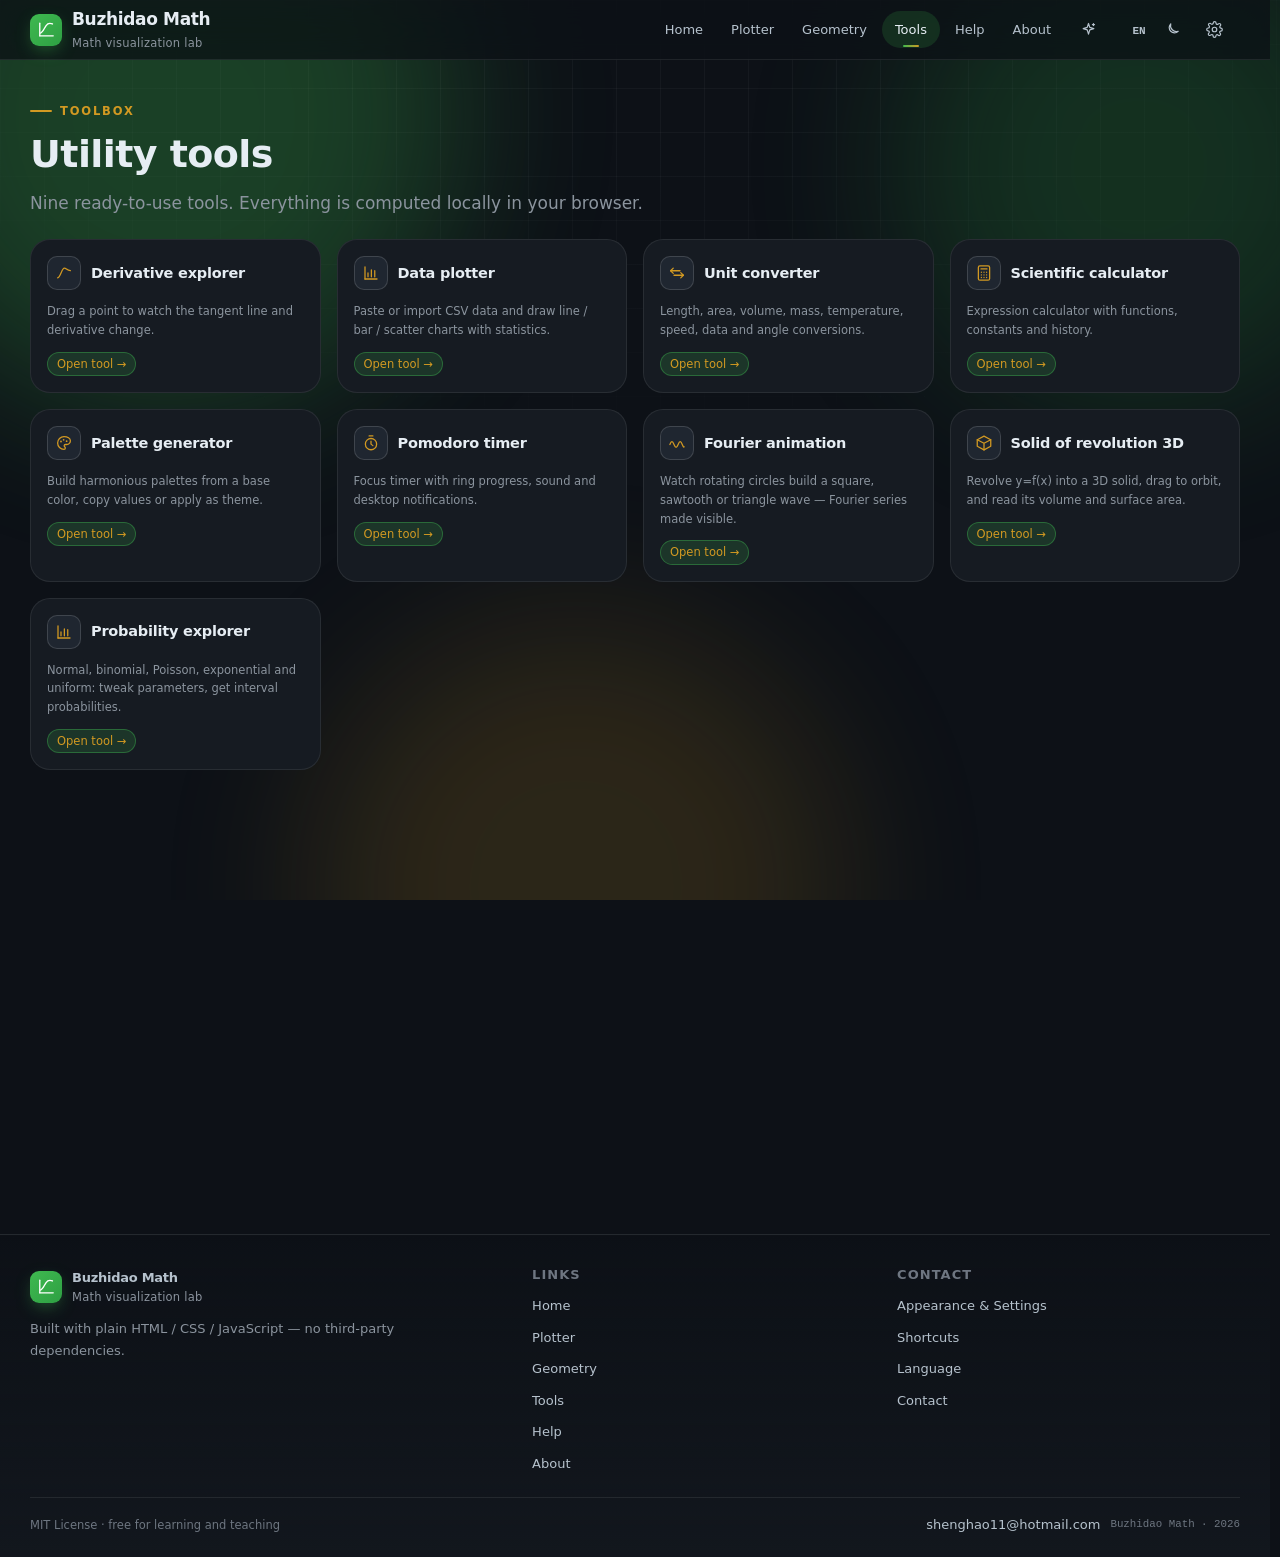
<file: math/tools.html>
<!DOCTYPE html>
<html lang="zh-CN" data-theme="dark" data-motion="on">
<head>
<meta charset="UTF-8">
<meta name="viewport" content="width=device-width, initial-scale=1, viewport-fit=cover">
<meta name="theme-color" content="#0d1117">
<!-- 站点图标：内联 SVG 带"下载"角标（离线可用，浏览器标签栏可见） -->
<link rel="icon" type="image/svg+xml" href="data:image/svg+xml,%3Csvg xmlns='http://www.w3.org/2000/svg' viewBox='0 0 512 512'%3E%3Cdefs%3E%3ClinearGradient id='g' x1='0' y1='0' x2='1' y2='1'%3E%3Cstop offset='0' stop-color='%233fb950'/%3E%3Cstop offset='.55' stop-color='%237ee787'/%3E%3Cstop offset='1' stop-color='%23d29922'/%3E%3C/linearGradient%3E%3ClinearGradient id='b' x1='0' y1='0' x2='1' y2='1'%3E%3Cstop offset='0' stop-color='%23161b22'/%3E%3Cstop offset='1' stop-color='%230d1117'/%3E%3C/linearGradient%3E%3C/defs%3E%3Crect width='512' height='512' rx='110' fill='url(%23b)'/%3E%3Cpath d='M101 404V112M101 404h258' stroke='rgba(240,246,252,0.32)' stroke-width='28' stroke-linecap='round'/%3E%3Cpath d='M118 336c52-11 65-144 131-158s65 92 128 79' fill='none' stroke='url(%23g)' stroke-width='42' stroke-linecap='round' stroke-linejoin='round'/%3E%3Ccircle cx='386' cy='386' r='104' fill='%233fb950' stroke='%230d1117' stroke-width='18'/%3E%3Cg fill='none' stroke='%2308130b' stroke-width='26' stroke-linecap='round' stroke-linejoin='round'%3E%3Cpath d='M386 330v96'/%3E%3Cpath d='M344 388l42 42 42-42'/%3E%3Cpath d='M338 452h96'/%3E%3C/g%3E%3C/svg%3E">
<link rel="icon" href="assets/favicon.svg" type="image/svg+xml">
<link rel="icon" href="favicon.ico" sizes="any">
<link rel="apple-touch-icon" href="assets/apple-touch-icon.png">
<link rel="manifest" href="manifest.webmanifest">
<meta name="description" content="Buzhidao Math 实用工具：导数探索器、数据绘图、单位换算、科学计算器、调色板生成器与番茄钟，纯前端离线可用。">
<title>实用工具 · Buzhidao Math</title>
<link rel="stylesheet" href="assets/css/base.css">
<link rel="stylesheet" href="assets/css/layout.css">
<link rel="stylesheet" href="assets/css/components.css">
<link rel="stylesheet" href="assets/css/pages.css">
<script type="module">
  import { apply } from './assets/js/core/theme.js';
  apply();
</script>
</head>
<body>
<div class="aurora" aria-hidden="true"><span class="a1"></span><span class="a2"></span><span class="a3"></span></div>
<div class="bg-grid" aria-hidden="true"></div>
<header id="site-nav"></header>

<main>
  <section class="section" style="padding-top:clamp(24px,4vh,48px)">
    <div class="container">
      <div class="tools-hero-mini">
        <div>
          <span class="eyebrow">toolbox</span>
          <h1 class="mt-3" style="font-size:var(--fs-3xl)" data-i18n="tools.title">实用工具</h1>
          <p class="text-lg text-muted mt-3" data-i18n="tools.subtitle">九个即开即用的小工具，全部在本地浏览器中计算，不上传任何数据。</p>
        </div>
        <button class="btn btn-ghost" id="btnBackTools" hidden>
          <svg width="16" height="16" viewBox="0 0 24 24" fill="none" stroke="currentColor" stroke-width="1.8" stroke-linecap="round" stroke-linejoin="round"><path d="M19 12H5"/><path d="m11 6-6 6 6 6"/></svg>
          <span data-i18n="tools.back">返回工具列表</span>
        </button>
      </div>

      <div class="tool-grid mt-5" id="toolGrid"></div>

      <div class="tool-host mt-5" id="toolHost">
        <div class="tool-pane" data-pane="deriv"></div>
        <div class="tool-pane" data-pane="data"></div>
        <div class="tool-pane" data-pane="convert"></div>
        <div class="tool-pane" data-pane="calc"></div>
        <div class="tool-pane" data-pane="palette"></div>
        <div class="tool-pane" data-pane="timer"></div>
        <div class="tool-pane" data-pane="fourier"></div>
        <div class="tool-pane" data-pane="solid"></div>
        <div class="tool-pane" data-pane="prob"></div>
      </div>
    </div>
  </section>
</main>

<footer id="site-footer"></footer>

<script type="module" src="assets/js/pages/tools.js"></script>
</body>
</html>
</file>
<file: bzd/css/app.css>
*,:before,:after{--tw-border-spacing-x: 0;--tw-border-spacing-y: 0;--tw-translate-x: 0;--tw-translate-y: 0;--tw-rotate: 0;--tw-skew-x: 0;--tw-skew-y: 0;--tw-scale-x: 1;--tw-scale-y: 1;--tw-pan-x: ;--tw-pan-y: ;--tw-pinch-zoom: ;--tw-scroll-snap-strictness: proximity;--tw-gradient-from-position: ;--tw-gradient-via-position: ;--tw-gradient-to-position: ;--tw-ordinal: ;--tw-slashed-zero: ;--tw-numeric-figure: ;--tw-numeric-spacing: ;--tw-numeric-fraction: ;--tw-ring-inset: ;--tw-ring-offset-width: 0px;--tw-ring-offset-color: #fff;--tw-ring-color: rgb(59 130 246 / .5);--tw-ring-offset-shadow: 0 0 #0000;--tw-ring-shadow: 0 0 #0000;--tw-shadow: 0 0 #0000;--tw-shadow-colored: 0 0 #0000;--tw-blur: ;--tw-brightness: ;--tw-contrast: ;--tw-grayscale: ;--tw-hue-rotate: ;--tw-invert: ;--tw-saturate: ;--tw-sepia: ;--tw-drop-shadow: ;--tw-backdrop-blur: ;--tw-backdrop-brightness: ;--tw-backdrop-contrast: ;--tw-backdrop-grayscale: ;--tw-backdrop-hue-rotate: ;--tw-backdrop-invert: ;--tw-backdrop-opacity: ;--tw-backdrop-saturate: ;--tw-backdrop-sepia: ;--tw-contain-size: ;--tw-contain-layout: ;--tw-contain-paint: ;--tw-contain-style: }::backdrop{--tw-border-spacing-x: 0;--tw-border-spacing-y: 0;--tw-translate-x: 0;--tw-translate-y: 0;--tw-rotate: 0;--tw-skew-x: 0;--tw-skew-y: 0;--tw-scale-x: 1;--tw-scale-y: 1;--tw-pan-x: ;--tw-pan-y: ;--tw-pinch-zoom: ;--tw-scroll-snap-strictness: proximity;--tw-gradient-from-position: ;--tw-gradient-via-position: ;--tw-gradient-to-position: ;--tw-ordinal: ;--tw-slashed-zero: ;--tw-numeric-figure: ;--tw-numeric-spacing: ;--tw-numeric-fraction: ;--tw-ring-inset: ;--tw-ring-offset-width: 0px;--tw-ring-offset-color: #fff;--tw-ring-color: rgb(59 130 246 / .5);--tw-ring-offset-shadow: 0 0 #0000;--tw-ring-shadow: 0 0 #0000;--tw-shadow: 0 0 #0000;--tw-shadow-colored: 0 0 #0000;--tw-blur: ;--tw-brightness: ;--tw-contrast: ;--tw-grayscale: ;--tw-hue-rotate: ;--tw-invert: ;--tw-saturate: ;--tw-sepia: ;--tw-drop-shadow: ;--tw-backdrop-blur: ;--tw-backdrop-brightness: ;--tw-backdrop-contrast: ;--tw-backdrop-grayscale: ;--tw-backdrop-hue-rotate: ;--tw-backdrop-invert: ;--tw-backdrop-opacity: ;--tw-backdrop-saturate: ;--tw-backdrop-sepia: ;--tw-contain-size: ;--tw-contain-layout: ;--tw-contain-paint: ;--tw-contain-style: }*,:before,:after{box-sizing:border-box;border-width:0;border-style:solid;border-color:#e5e7eb}:before,:after{--tw-content: ""}html,:host{line-height:1.5;-webkit-text-size-adjust:100%;-moz-tab-size:4;-o-tab-size:4;tab-size:4;font-family:ui-sans-serif,system-ui,sans-serif,"Apple Color Emoji","Segoe UI Emoji",Segoe UI Symbol,"Noto Color Emoji";font-feature-settings:normal;font-variation-settings:normal;-webkit-tap-highlight-color:transparent}body{margin:0;line-height:inherit}hr{height:0;color:inherit;border-top-width:1px}abbr:where([title]){-webkit-text-decoration:underline dotted;text-decoration:underline dotted}h1,h2,h3,h4,h5,h6{font-size:inherit;font-weight:inherit}a{color:inherit;text-decoration:inherit}b,strong{font-weight:bolder}code,kbd,samp,pre{font-family:ui-monospace,SFMono-Regular,Menlo,monospace;font-feature-settings:normal;font-variation-settings:normal;font-size:1em}small{font-size:80%}sub,sup{font-size:75%;line-height:0;position:relative;vertical-align:baseline}sub{bottom:-.25em}sup{top:-.5em}table{text-indent:0;border-color:inherit;border-collapse:collapse}button,input,optgroup,select,textarea{font-family:inherit;font-feature-settings:inherit;font-variation-settings:inherit;font-size:100%;font-weight:inherit;line-height:inherit;letter-spacing:inherit;color:inherit;margin:0;padding:0}button,select{text-transform:none}button,input:where([type=button]),input:where([type=reset]),input:where([type=submit]){-webkit-appearance:button;background-color:transparent;background-image:none}:-moz-focusring{outline:auto}:-moz-ui-invalid{box-shadow:none}progress{vertical-align:baseline}::-webkit-inner-spin-button,::-webkit-outer-spin-button{height:auto}[type=search]{-webkit-appearance:textfield;outline-offset:-2px}::-webkit-search-decoration{-webkit-appearance:none}::-webkit-file-upload-button{-webkit-appearance:button;font:inherit}summary{display:list-item}blockquote,dl,dd,h1,h2,h3,h4,h5,h6,hr,figure,p,pre{margin:0}fieldset{margin:0;padding:0}legend{padding:0}ol,ul,menu{list-style:none;margin:0;padding:0}dialog{padding:0}textarea{resize:vertical}input::-moz-placeholder,textarea::-moz-placeholder{opacity:1;color:#9ca3af}input::placeholder,textarea::placeholder{opacity:1;color:#9ca3af}button,[role=button]{cursor:pointer}:disabled{cursor:default}img,svg,video,canvas,audio,iframe,embed,object{display:block;vertical-align:middle}img,video{max-width:100%;height:auto}[hidden]:where(:not([hidden=until-found])){display:none}.\!container{width:100%!important}.container{width:100%}@media (min-width: 640px){.\!container{max-width:640px!important}.container{max-width:640px}}@media (min-width: 768px){.\!container{max-width:768px!important}.container{max-width:768px}}@media (min-width: 1024px){.\!container{max-width:1024px!important}.container{max-width:1024px}}@media (min-width: 1280px){.\!container{max-width:1280px!important}.container{max-width:1280px}}@media (min-width: 1536px){.\!container{max-width:1536px!important}.container{max-width:1536px}}.pointer-events-none{pointer-events:none}.fixed{position:fixed}.sticky{position:sticky}.inset-0{top:0;right:0;bottom:0;left:0}.bottom-4{bottom:1rem}.left-1\/2{left:50%}.top-0{top:0}.z-20{z-index:20}.z-30{z-index:30}.z-40{z-index:40}.mb-1{margin-bottom:.25rem}.mb-2{margin-bottom:.5rem}.mb-3{margin-bottom:.75rem}.ml-1{margin-left:.25rem}.ml-auto{margin-left:auto}.mr-1{margin-right:.25rem}.mt-0\.5{margin-top:.125rem}.mt-2{margin-top:.5rem}.mt-3{margin-top:.75rem}.mt-auto{margin-top:auto}.block{display:block}.flex{display:flex}.table{display:table}.grid{display:grid}.hidden{display:none}.h-4{height:1rem}.h-7{height:1.75rem}.h-full{height:100%}.max-h-48{max-height:12rem}.min-h-0{min-height:0px}.w-12{width:3rem}.w-20{width:5rem}.w-6{width:1.5rem}.w-full{width:100%}.min-w-0{min-width:0px}.max-w-md{max-width:28rem}.flex-1{flex:1 1 0%}.shrink-0{flex-shrink:0}.-translate-x-1\/2{--tw-translate-x: -50%;transform:translate(var(--tw-translate-x),var(--tw-translate-y)) rotate(var(--tw-rotate)) skew(var(--tw-skew-x)) skewY(var(--tw-skew-y)) scaleX(var(--tw-scale-x)) scaleY(var(--tw-scale-y))}.transform{transform:translate(var(--tw-translate-x),var(--tw-translate-y)) rotate(var(--tw-rotate)) skew(var(--tw-skew-x)) skewY(var(--tw-skew-y)) scaleX(var(--tw-scale-x)) scaleY(var(--tw-scale-y))}.cursor-not-allowed{cursor:not-allowed}.cursor-pointer{cursor:pointer}.touch-none{touch-action:none}.select-none{-webkit-user-select:none;-moz-user-select:none;user-select:none}.grid-cols-3{grid-template-columns:repeat(3,minmax(0,1fr))}.grid-cols-4{grid-template-columns:repeat(4,minmax(0,1fr))}.flex-col{flex-direction:column}.flex-wrap{flex-wrap:wrap}.items-start{align-items:flex-start}.items-end{align-items:flex-end}.items-center{align-items:center}.justify-center{justify-content:center}.justify-between{justify-content:space-between}.gap-1{gap:.25rem}.gap-1\.5{gap:.375rem}.gap-2{gap:.5rem}.gap-3{gap:.75rem}.gap-4{gap:1rem}.gap-px{gap:1px}.space-y-1>:not([hidden])~:not([hidden]){--tw-space-y-reverse: 0;margin-top:calc(.25rem * calc(1 - var(--tw-space-y-reverse)));margin-bottom:calc(.25rem * var(--tw-space-y-reverse))}.space-y-1\.5>:not([hidden])~:not([hidden]){--tw-space-y-reverse: 0;margin-top:calc(.375rem * calc(1 - var(--tw-space-y-reverse)));margin-bottom:calc(.375rem * var(--tw-space-y-reverse))}.space-y-2>:not([hidden])~:not([hidden]){--tw-space-y-reverse: 0;margin-top:calc(.5rem * calc(1 - var(--tw-space-y-reverse)));margin-bottom:calc(.5rem * var(--tw-space-y-reverse))}.overflow-hidden{overflow:hidden}.overflow-y-auto{overflow-y:auto}.truncate{overflow:hidden;text-overflow:ellipsis;white-space:nowrap}.whitespace-nowrap{white-space:nowrap}.break-words{overflow-wrap:break-word}.rounded{border-radius:.25rem}.rounded-bzd{border-radius:.75rem}.rounded-full{border-radius:9999px}.border{border-width:1px}.border-b{border-bottom-width:1px}.border-l{border-left-width:1px}.border-r{border-right-width:1px}.border-t{border-top-width:1px}.border-accent{--tw-border-opacity: 1;border-color:rgb(var(--bzd-accent) / var(--tw-border-opacity, 1))}.border-border{--tw-border-opacity: 1;border-color:rgb(var(--bzd-border) / var(--tw-border-opacity, 1))}.border-border\/60{border-color:rgb(var(--bzd-border) / .6)}.border-warn\/40{border-color:rgb(var(--bzd-warn) / .4)}.bg-bg{--tw-bg-opacity: 1;background-color:rgb(var(--bzd-bg) / var(--tw-bg-opacity, 1))}.bg-black\/50{background-color:#00000080}.bg-black\/70{background-color:#000000b3}.bg-border{--tw-bg-opacity: 1;background-color:rgb(var(--bzd-border) / var(--tw-bg-opacity, 1))}.bg-surface{--tw-bg-opacity: 1;background-color:rgb(var(--bzd-surface) / var(--tw-bg-opacity, 1))}.bg-surface-2{--tw-bg-opacity: 1;background-color:rgb(var(--bzd-surface-2) / var(--tw-bg-opacity, 1))}.p-2{padding:.5rem}.p-4{padding:1rem}.px-1\.5{padding-left:.375rem;padding-right:.375rem}.px-2{padding-left:.5rem;padding-right:.5rem}.px-2\.5{padding-left:.625rem;padding-right:.625rem}.px-3{padding-left:.75rem;padding-right:.75rem}.px-4{padding-left:1rem;padding-right:1rem}.py-0\.5{padding-top:.125rem;padding-bottom:.125rem}.py-1{padding-top:.25rem;padding-bottom:.25rem}.py-1\.5{padding-top:.375rem;padding-bottom:.375rem}.py-2{padding-top:.5rem;padding-bottom:.5rem}.py-3{padding-top:.75rem;padding-bottom:.75rem}.py-6{padding-top:1.5rem;padding-bottom:1.5rem}.py-8{padding-top:2rem;padding-bottom:2rem}.text-left{text-align:left}.text-center{text-align:center}.text-right{text-align:right}.font-mono{font-family:ui-monospace,SFMono-Regular,Menlo,monospace}.text-\[0\.65rem\]{font-size:.65rem}.text-\[0\.6rem\]{font-size:.6rem}.text-\[clamp\(3rem\,16vw\,8rem\)\]{font-size:clamp(3rem,16vw,8rem)}.text-base{font-size:1rem;line-height:1.5rem}.text-lg{font-size:1.125rem;line-height:1.75rem}.text-sm{font-size:.875rem;line-height:1.25rem}.text-xs{font-size:.75rem;line-height:1rem}.font-light{font-weight:300}.font-normal{font-weight:400}.font-semibold{font-weight:600}.uppercase{text-transform:uppercase}.leading-none{line-height:1}.leading-relaxed{line-height:1.625}.tracking-\[0\.2em\]{letter-spacing:.2em}.tracking-tight{letter-spacing:-.025em}.tracking-wide{letter-spacing:.025em}.tracking-wider{letter-spacing:.05em}.text-accent{--tw-text-opacity: 1;color:rgb(var(--bzd-accent) / var(--tw-text-opacity, 1))}.text-danger{--tw-text-opacity: 1;color:rgb(var(--bzd-danger) / var(--tw-text-opacity, 1))}.text-fg{--tw-text-opacity: 1;color:rgb(var(--bzd-fg) / var(--tw-text-opacity, 1))}.text-fg\/70{color:rgb(var(--bzd-fg) / .7)}.text-muted{--tw-text-opacity: 1;color:rgb(var(--bzd-muted) / var(--tw-text-opacity, 1))}.text-muted\/60{color:rgb(var(--bzd-muted) / .6)}.text-ok{--tw-text-opacity: 1;color:rgb(var(--bzd-ok) / var(--tw-text-opacity, 1))}.text-warn{--tw-text-opacity: 1;color:rgb(var(--bzd-warn) / var(--tw-text-opacity, 1))}.opacity-40{opacity:.4}.shadow-2xl{--tw-shadow: 0 25px 50px -12px rgb(0 0 0 / .25);--tw-shadow-colored: 0 25px 50px -12px var(--tw-shadow-color);box-shadow:var(--tw-ring-offset-shadow, 0 0 #0000),var(--tw-ring-shadow, 0 0 #0000),var(--tw-shadow)}.shadow-lg{--tw-shadow: 0 10px 15px -3px rgb(0 0 0 / .1), 0 4px 6px -4px rgb(0 0 0 / .1);--tw-shadow-colored: 0 10px 15px -3px var(--tw-shadow-color), 0 4px 6px -4px var(--tw-shadow-color);box-shadow:var(--tw-ring-offset-shadow, 0 0 #0000),var(--tw-ring-shadow, 0 0 #0000),var(--tw-shadow)}.outline-none{outline:2px solid transparent;outline-offset:2px}.blur{--tw-blur: blur(8px);filter:var(--tw-blur) var(--tw-brightness) var(--tw-contrast) var(--tw-grayscale) var(--tw-hue-rotate) var(--tw-invert) var(--tw-saturate) var(--tw-sepia) var(--tw-drop-shadow)}.invert{--tw-invert: invert(100%);filter:var(--tw-blur) var(--tw-brightness) var(--tw-contrast) var(--tw-grayscale) var(--tw-hue-rotate) var(--tw-invert) var(--tw-saturate) var(--tw-sepia) var(--tw-drop-shadow)}.filter{filter:var(--tw-blur) var(--tw-brightness) var(--tw-contrast) var(--tw-grayscale) var(--tw-hue-rotate) var(--tw-invert) var(--tw-saturate) var(--tw-sepia) var(--tw-drop-shadow)}.transition-colors{transition-property:color,background-color,border-color,text-decoration-color,fill,stroke;transition-timing-function:cubic-bezier(.4,0,.2,1);transition-duration:.15s}:root{color-scheme:dark;--bzd-bg: 11 15 20;--bzd-surface: 17 23 30;--bzd-surface-2: 23 31 41;--bzd-border: 38 48 61;--bzd-fg: 236 240 247;--bzd-muted: 140 155 172;--bzd-accent: 45 212 191;--bzd-ok: 52 211 153;--bzd-warn: 251 191 36;--bzd-danger: 248 113 113;--bzd-font-timer: ui-monospace, "SF Mono", "JetBrains Mono", "Cascadia Mono", Menlo, Consolas, monospace;--bzd-font-lcd: "BZD LCD", ui-monospace, monospace}html,body,#root{height:100%;overflow:hidden}@supports (height: 100dvh){html,body,#root{height:100dvh}}body{margin:0;background:rgb(var(--bzd-bg));color:rgb(var(--bzd-fg));font-family:system-ui,-apple-system,Segoe UI,Roboto,Helvetica Neue,sans-serif;-webkit-font-smoothing:antialiased;overscroll-behavior:none;-webkit-user-select:none;-moz-user-select:none;user-select:none}.bzd-time{font-family:var(--bzd-font-timer);font-variant-numeric:tabular-nums;font-feature-settings:"tnum" 1;letter-spacing:-.02em}.bzd-time--lcd{font-family:var(--bzd-font-lcd);letter-spacing:.02em}.hover\:border-accent:hover{--tw-border-opacity: 1;border-color:rgb(var(--bzd-accent) / var(--tw-border-opacity, 1))}.hover\:border-danger:hover{--tw-border-opacity: 1;border-color:rgb(var(--bzd-danger) / var(--tw-border-opacity, 1))}.hover\:bg-surface-2\/60:hover{background-color:rgb(var(--bzd-surface-2) / .6)}.hover\:text-accent:hover{--tw-text-opacity: 1;color:rgb(var(--bzd-accent) / var(--tw-text-opacity, 1))}.hover\:text-danger:hover{--tw-text-opacity: 1;color:rgb(var(--bzd-danger) / var(--tw-text-opacity, 1))}.focus\:border-accent:focus{--tw-border-opacity: 1;border-color:rgb(var(--bzd-accent) / var(--tw-border-opacity, 1))}@media (min-width: 768px){.md\:static{position:static}.md\:z-auto{z-index:auto}.md\:flex{display:flex}.md\:hidden{display:none}.md\:w-72{width:18rem}.md\:w-80{width:20rem}.md\:shrink-0{flex-shrink:0}.md\:text-lg{font-size:1.125rem;line-height:1.75rem}}@media (min-width: 1024px){.lg\:static{position:static}.lg\:z-auto{z-index:auto}.lg\:flex{display:flex}.lg\:hidden{display:none}}
</file>
<file: math/assets/css/base.css>
/* ==========================================================================
   Buzhidao Math — base.css
   设计令牌（Design Tokens）、重置、排版、背景氛围
   ========================================================================== */

/* ---------- 主题令牌：深色（默认） ---------- */
:root {
  color-scheme: dark;

  /* 背景层次 */
  --bg-0: #0d1117;
  --bg-1: #11161d;
  --bg-2: #161b22;
  --bg-3: #1f2630;
  --bg-elev: rgba(22, 27, 34, 0.76);

  /* 文字 */
  --text-0: #e6edf3;
  --text-1: #b6c2cd;
  --text-2: #8b949e;
  --text-3: #6e7681;

  /* 线条与描边 */
  --line-0: rgba(255, 255, 255, 0.08);
  --line-1: rgba(255, 255, 255, 0.14);
  --line-2: rgba(255, 255, 255, 0.24);

  /* 品牌色（可被 theme.js 改写） */
  --accent: #3fb950;
  --accent-2: #d29922;
  --accent-3: #2ea043;
  --accent-soft: rgba(63, 185, 80, 0.16);
  --accent-contrast: #ffffff;

  /* 状态色 */
  --ok: #3fb950;
  --warn: #fbbf24;
  --danger: #fb7185;
  --info: #56d364;

  /* 画布 */
  --canvas-bg: #0b0f14;
  --grid-minor: rgba(255, 255, 255, 0.055);
  --grid-major: rgba(255, 255, 255, 0.11);
  --axis: rgba(255, 255, 255, 0.45);
  --axis-label: #8b949e;

  /* 几何画板 */
  --geo-ink: #e6edf3;
  --geo-helper: #7d8590;

  /* 形状 */
  --radius-xs: 6px;
  --radius-sm: 10px;
  --radius: 14px;
  --radius-lg: 20px;
  --radius-xl: 28px;
  --radius-pill: 999px;

  /* 阴影与玻璃 */
  --shadow-1: 0 1px 2px rgba(0, 0, 0, 0.4);
  --shadow-2: 0 8px 24px rgba(0, 0, 0, 0.45);
  --shadow-3: 0 24px 60px rgba(0, 0, 0, 0.55);
  --glow: 0 0 0 1px var(--accent-soft), 0 8px 40px -12px var(--accent);
  --blur: 14px;
  --glass-border: 1px solid var(--line-0);

  /* 排版 */
  --font-sans: "Inter", "Segoe UI Variable Text", "Segoe UI", system-ui, -apple-system,
    "PingFang SC", "Hiragino Sans GB", "Microsoft YaHei UI", "Microsoft YaHei", sans-serif;
  --font-serif: "Iowan Old Style", "Source Serif 4", Georgia, "Songti SC", "SimSun", serif;
  --font-mono: "JetBrains Mono", "Cascadia Code", "SF Mono", Consolas, "Liberation Mono", monospace;
  --font-display: var(--font-sans);
  --fs-scale: 1;
  --fs-xs: calc(11.5px * var(--fs-scale));
  --fs-sm: calc(13px * var(--fs-scale));
  --fs-md: calc(14.5px * var(--fs-scale));
  --fs-lg: calc(17px * var(--fs-scale));
  --fs-xl: calc(21px * var(--fs-scale));
  --fs-2xl: calc(28px * var(--fs-scale));
  --fs-3xl: calc(38px * var(--fs-scale));
  --fs-hero: clamp(38px, 6.4vw * var(--fs-scale), 82px);
  --lh: 1.62;

  /* 布局 */
  --page-max: 1400px;
  --gap-1: 4px;
  --gap-2: 8px;
  --gap-3: 12px;
  --gap-4: 16px;
  --gap-5: 22px;
  --gap-6: 32px;
  --nav-h: 60px;

  /* 动效 */
  --dur-1: 120ms;
  --dur-2: 220ms;
  --dur-3: 420ms;
  --ease: cubic-bezier(0.22, 1, 0.36, 1);
  --ease-out: cubic-bezier(0.16, 1, 0.3, 1);
  --motion: 1;

  /* 语义化别名 */
  --bg: var(--bg-0);
  --surface: var(--bg-2);
  --text: var(--text-0);
  --muted: var(--text-2);
  --border: var(--line-0);
}

/* ---------- 浅色主题 ---------- */
:root[data-theme="light"] {
  color-scheme: light;
  --bg-0: #f6f8fa;
  --bg-1: #ffffff;
  --bg-2: #ffffff;
  --bg-3: #eaeef2;
  --bg-elev: rgba(255, 255, 255, 0.78);

  --text-0: #1f2328;
  --text-1: #32383f;
  --text-2: #57606a;
  --text-3: #8c959f;

  --line-0: rgba(27, 31, 36, 0.09);
  --line-1: rgba(27, 31, 36, 0.16);
  --line-2: rgba(27, 31, 36, 0.28);

  --accent: #1a7f37;
  --accent-2: #9a6700;
  --accent-3: #2da44e;
  --accent-soft: rgba(26, 127, 55, 0.14);

  --canvas-bg: #ffffff;
  --grid-minor: rgba(27, 31, 36, 0.07);
  --grid-major: rgba(27, 31, 36, 0.14);
  --axis: rgba(27, 31, 36, 0.5);
  --axis-label: #57606a;

  --geo-ink: #1f2328;
  --geo-helper: #7d8590;

  --shadow-1: 0 1px 2px rgba(20, 26, 60, 0.08);
  --shadow-2: 0 10px 30px rgba(20, 26, 60, 0.12);
  --shadow-3: 0 24px 60px rgba(20, 26, 60, 0.16);
  --glow: 0 0 0 1px var(--accent-soft), 0 10px 34px -14px var(--accent);
}

/* 纯黑 OLED 变体 */
:root[data-theme="dark"][data-variant="oled"] {
  --bg-0: #000000;
  --bg-1: #04060b;
  --bg-2: #080a11;
  --bg-3: #10131c;
  --canvas-bg: #000000;
}

/* ---------- 重置 ---------- */
*, *::before, *::after { box-sizing: border-box; }
* { margin: 0; padding: 0; }
html {
  -webkit-text-size-adjust: 100%;
  scroll-behavior: smooth;
  scrollbar-gutter: stable;
}
html[data-motion="off"] { scroll-behavior: auto; }

body {
  min-height: 100dvh;
  font-family: var(--font-sans);
  font-size: var(--fs-md);
  line-height: var(--lh);
  color: var(--text-0);
  background: var(--bg-0);
  -webkit-font-smoothing: antialiased;
  -moz-osx-font-smoothing: grayscale;
  text-rendering: optimizeLegibility;
  overflow-x: hidden;
}
body[data-font="serif"] { --font-display: var(--font-serif); }
body[data-font="mono"] { --font-display: var(--font-mono); }
body.no-scroll { overflow: hidden; }

img, svg, canvas, video { display: block; max-width: 100%; }
button, input, select, textarea { font: inherit; color: inherit; }
button { background: none; border: 0; cursor: pointer; }
a { color: var(--accent); text-decoration: none; transition: color var(--dur-1) var(--ease); }
a:hover { color: var(--accent-2); }
ul, ol { list-style: none; }
table { border-collapse: collapse; width: 100%; }
hr { border: 0; border-top: 1px solid var(--line-0); }
[hidden] { display: none !important; }

h1, h2, h3, h4, h5 {
  font-family: var(--font-display);
  font-weight: 650;
  line-height: 1.2;
  letter-spacing: -0.015em;
}
h1 { font-size: var(--fs-3xl); }
h2 { font-size: var(--fs-2xl); }
h3 { font-size: var(--fs-xl); }
h4 { font-size: var(--fs-lg); }
code, kbd, pre, .mono { font-family: var(--font-mono); font-size: 0.94em; }
kbd {
  display: inline-block;
  padding: 1px 6px;
  border: 1px solid var(--line-1);
  border-bottom-width: 2px;
  border-radius: var(--radius-xs);
  background: var(--bg-3);
  font-size: var(--fs-xs);
  color: var(--text-1);
}

/* ---------- 滚动条 ---------- */
* { scrollbar-width: thin; scrollbar-color: var(--line-2) transparent; }
::-webkit-scrollbar { width: 10px; height: 10px; }
::-webkit-scrollbar-track { background: transparent; }
::-webkit-scrollbar-thumb {
  background: var(--line-1);
  border: 3px solid transparent;
  background-clip: padding-box;
  border-radius: var(--radius-pill);
}
::-webkit-scrollbar-thumb:hover { background: var(--line-2); background-clip: padding-box; }

/* ---------- 焦点可见性 ---------- */
:focus-visible {
  outline: 2px solid var(--accent);
  outline-offset: 2px;
  border-radius: var(--radius-xs);
}

/* ---------- 选中文本 ---------- */
::selection { background: var(--accent-soft); color: var(--text-0); }

/* ---------- 背景氛围（极光 + 网格） ---------- */
.aurora {
  position: fixed;
  inset: 0;
  z-index: -2;
  overflow: hidden;
  pointer-events: none;
}
.aurora span {
  position: absolute;
  display: block;
  border-radius: 50%;
  filter: blur(80px);
  opacity: 0.5;
  will-change: transform;
}
.aurora .a1 { width: 46vw; height: 46vw; left: -10vw; top: -14vw; background: var(--accent); opacity: 0.28; }
.aurora .a2 { width: 38vw; height: 38vw; right: -8vw; top: -6vw; background: var(--accent-3); opacity: 0.22; }
.aurora .a3 { width: 42vw; height: 42vw; left: 24vw; bottom: -20vw; background: var(--accent-2); opacity: 0.16; }
html[data-motion="on"] .aurora span { animation: drift 24s var(--ease) infinite alternate; }
html[data-motion="on"] .aurora .a2 { animation-duration: 31s; animation-delay: -6s; }
html[data-motion="on"] .aurora .a3 { animation-duration: 38s; animation-delay: -12s; }
@keyframes drift {
  from { transform: translate3d(0, 0, 0) scale(1); }
  to { transform: translate3d(4vw, 6vh, 0) scale(1.18); }
}
.bg-grid {
  position: fixed;
  inset: 0;
  z-index: -1;
  pointer-events: none;
  background-image:
    linear-gradient(var(--grid-minor) 1px, transparent 1px),
    linear-gradient(90deg, var(--grid-minor) 1px, transparent 1px);
  background-size: 44px 44px;
  mask-image: radial-gradient(ellipse 90% 70% at 50% 0%, #000 20%, transparent 78%);
  -webkit-mask-image: radial-gradient(ellipse 90% 70% at 50% 0%, #000 20%, transparent 78%);
  opacity: 0.75;
}

/* ---------- 通用工具类 ---------- */
.container { width: 100%; max-width: var(--page-max); margin-inline: auto; padding-inline: clamp(14px, 3vw, 30px); }
.row { display: flex; align-items: center; gap: var(--gap-3); }
.row-between { display: flex; align-items: center; justify-content: space-between; gap: var(--gap-3); }
.col { display: flex; flex-direction: column; gap: var(--gap-3); }
.wrap { flex-wrap: wrap; }
.grow { flex: 1 1 auto; min-width: 0; }
.center { align-items: center; justify-content: center; }
.text-muted { color: var(--text-2); }
.text-dim { color: var(--text-3); }
.text-sm { font-size: var(--fs-sm); }
.text-xs { font-size: var(--fs-xs); }
.text-lg { font-size: var(--fs-lg); }
.text-center { text-align: center; }
.mono { font-family: var(--font-mono); }
.nowrap { white-space: nowrap; }
.truncate { overflow: hidden; text-overflow: ellipsis; white-space: nowrap; }
.mt-2 { margin-top: var(--gap-2); } .mt-3 { margin-top: var(--gap-3); }
.mt-4 { margin-top: var(--gap-4); } .mt-5 { margin-top: var(--gap-5); }
.mb-2 { margin-bottom: var(--gap-2); } .mb-4 { margin-bottom: var(--gap-4); }
.sr-only {
  position: absolute; width: 1px; height: 1px; padding: 0; margin: -1px;
  overflow: hidden; clip: rect(0 0 0 0); white-space: nowrap; border: 0;
}
.gradient-text {
  background: linear-gradient(100deg, var(--accent), var(--accent-2) 45%, var(--accent-3));
  -webkit-background-clip: text;
  background-clip: text;
  color: transparent;
}

/* 降级：尊重系统"减少动态效果" */
@media (prefers-reduced-motion: reduce) {
  html[data-motion="system"] { scroll-behavior: auto; }
  html[data-motion="system"] .aurora span { animation: none !important; }
}
</file>
<file: math/assets/css/layout.css>
/* ==========================================================================
   Buzhidao Math — layout.css
   顶部导航、Hero 首屏、页面框架、页脚、响应式
   ========================================================================== */

/* ---------- 顶部导航 ---------- */
.nav {
  position: sticky;
  top: 0;
  z-index: 60;
  height: var(--nav-h);
  display: flex;
  align-items: center;
  background: color-mix(in srgb, var(--bg-0) 78%, transparent);
  backdrop-filter: blur(var(--blur)) saturate(140%);
  -webkit-backdrop-filter: blur(var(--blur)) saturate(140%);
  border-bottom: 1px solid var(--line-0);
}
.nav-inner { display: flex; align-items: center; gap: var(--gap-4); width: 100%; }
.brand {
  display: flex;
  align-items: center;
  gap: 10px;
  font-family: var(--font-display);
  font-weight: 700;
  font-size: var(--fs-lg);
  color: var(--text-0);
  letter-spacing: -0.02em;
}
.brand:hover { color: var(--text-0); }
.brand-mark {
  width: 32px; height: 32px;
  display: grid; place-items: center;
  border-radius: 9px;
  background: linear-gradient(135deg, var(--accent), var(--accent-3));
  box-shadow: 0 6px 20px -8px var(--accent);
  color: #fff;
  flex: none;
}
.brand-mark svg { width: 19px; height: 19px; }
.brand small { display: block; font-size: var(--fs-xs); font-weight: 500; color: var(--text-2); letter-spacing: 0.02em; }

.nav-links { display: flex; align-items: center; gap: 2px; margin-inline-start: auto; }
.nav-link {
  position: relative;
  padding: 8px 13px;
  border-radius: var(--radius-pill);
  color: var(--text-1);
  font-size: var(--fs-sm);
  font-weight: 500;
  white-space: nowrap;
  transition: background var(--dur-1) var(--ease), color var(--dur-1) var(--ease);
}
.nav-link:hover { background: var(--bg-3); color: var(--text-0); }
.nav-link.active { color: var(--text-0); background: var(--accent-soft); }
.nav-link.active::after {
  content: "";
  position: absolute; left: 50%; bottom: 1px;
  width: 16px; height: 2px; border-radius: 2px;
  transform: translateX(-50%);
  background: linear-gradient(90deg, var(--accent), var(--accent-2));
}
.nav-actions { display: flex; align-items: center; gap: var(--gap-2); }
.nav-toggle { display: none; }

@media (max-width: 900px) {
  .nav-links {
    position: fixed;
    inset: var(--nav-h) 0 auto 0;
    flex-direction: column;
    align-items: stretch;
    gap: var(--gap-1);
    padding: var(--gap-3);
    background: var(--bg-1);
    border-bottom: 1px solid var(--line-0);
    box-shadow: var(--shadow-2);
    transform: translateY(-8px);
    opacity: 0;
    pointer-events: none;
    transition: opacity var(--dur-2) var(--ease), transform var(--dur-2) var(--ease);
  }
  .nav-links.open { opacity: 1; transform: none; pointer-events: auto; }
  .nav-link { padding: 11px 14px; border-radius: var(--radius-sm); }
  .nav-link.active::after { display: none; }
  .nav-toggle { display: inline-grid; }
}

/* ---------- Hero ---------- */
.hero {
  position: relative;
  padding: clamp(44px, 8vh, 92px) 0 clamp(24px, 4vh, 48px);
  overflow: hidden;
}
.hero-inner {
  display: grid;
  grid-template-columns: minmax(0, 1.05fr) minmax(0, 1fr);
  gap: clamp(24px, 4vw, 56px);
  align-items: center;
}
@media (max-width: 1020px) { .hero-inner { grid-template-columns: 1fr; } }

.hero-eyebrow {
  display: inline-flex;
  align-items: center;
  gap: 8px;
  padding: 5px 12px 5px 6px;
  border: 1px solid var(--line-1);
  border-radius: var(--radius-pill);
  background: var(--bg-elev);
  backdrop-filter: blur(var(--blur));
  font-size: var(--fs-xs);
  color: var(--text-1);
  letter-spacing: 0.02em;
}
.hero-eyebrow b {
  padding: 2px 8px;
  border-radius: var(--radius-pill);
  background: linear-gradient(120deg, var(--accent), var(--accent-2));
  color: #fff;
  font-size: 10.5px;
  font-weight: 700;
  letter-spacing: 0.06em;
  text-transform: uppercase;
}
.hero-title {
  font-size: var(--fs-hero);
  font-weight: 720;
  line-height: 1.02;
  letter-spacing: -0.035em;
  margin: var(--gap-4) 0 0;
}
.hero-title .line { display: block; }
.hero-sub {
  max-width: 34em;
  margin-top: var(--gap-4);
  font-size: var(--fs-lg);
  color: var(--text-1);
}
.hero-formula {
  display: inline-block;
  padding: 2px 9px;
  border: 1px solid var(--line-1);
  border-radius: var(--radius-xs);
  background: var(--bg-3);
  font-family: var(--font-mono);
  font-size: 0.92em;
  color: var(--accent-2);
}
.hero-cta { display: flex; flex-wrap: wrap; gap: var(--gap-3); margin-top: var(--gap-5); }
.hero-stats {
  display: flex;
  flex-wrap: wrap;
  gap: clamp(16px, 4vw, 42px);
  margin-top: clamp(28px, 5vh, 48px);
  padding-top: var(--gap-5);
  border-top: 1px solid var(--line-0);
}
.hero-stat b {
  display: block;
  font-family: var(--font-display);
  font-size: var(--fs-2xl);
  font-weight: 700;
  letter-spacing: -0.03em;
  background: linear-gradient(120deg, var(--text-0), var(--accent-2));
  -webkit-background-clip: text; background-clip: text; color: transparent;
}
.hero-stat span { font-size: var(--fs-xs); color: var(--text-2); }

/* Hero 右侧可视化卡片 */
.hero-stage {
  position: relative;
  border-radius: var(--radius-xl);
  border: 1px solid var(--line-0);
  background: linear-gradient(160deg, var(--bg-2), var(--bg-1));
  box-shadow: var(--shadow-3);
  overflow: hidden;
  min-height: 380px;
  isolation: isolate;
}
.hero-stage::after {
  content: "";
  position: absolute; inset: 0;
  background: radial-gradient(circle at 78% 12%, var(--accent-soft), transparent 58%);
  pointer-events: none;
}
.hero-stage canvas { width: 100%; height: 100%; position: absolute; inset: 0; }
.hero-stage-bar {
  position: relative;
  z-index: 2;
  display: flex; align-items: center; gap: var(--gap-2);
  padding: 12px 14px;
  border-bottom: 1px solid var(--line-0);
  background: color-mix(in srgb, var(--bg-2) 70%, transparent);
  backdrop-filter: blur(8px);
  font-size: var(--fs-xs);
  color: var(--text-2);
}
.hero-stage-dots { display: flex; gap: 6px; }
.hero-stage-dots i { width: 9px; height: 9px; border-radius: 50%; background: var(--line-1); }
.hero-stage-dots i:first-child { background: color-mix(in srgb, var(--danger) 80%, transparent); }
.hero-stage-dots i:nth-child(2) { background: color-mix(in srgb, var(--warn) 80%, transparent); }
.hero-stage-dots i:last-child { background: color-mix(in srgb, var(--ok) 80%, transparent); }
.hero-stage-formula {
  position: absolute;
  z-index: 3;
  left: 14px; bottom: 14px;
  display: flex; flex-direction: column; gap: 6px;
}
.hero-chip {
  display: inline-flex; align-items: center; gap: 8px;
  padding: 4px 10px;
  border: 1px solid var(--line-1);
  border-radius: var(--radius-pill);
  background: color-mix(in srgb, var(--bg-1) 82%, transparent);
  backdrop-filter: blur(8px);
  font-family: var(--font-mono);
  font-size: var(--fs-xs);
  color: var(--text-1);
  width: fit-content;
}
.hero-chip i { width: 8px; height: 8px; border-radius: 50%; background: var(--accent); flex: none; box-shadow: 0 0 8px var(--accent); }

/* ---------- 通用区块 ---------- */
.section { padding: clamp(34px, 5.5vh, 68px) 0; }
.section-head { max-width: 46em; margin-bottom: var(--gap-6); }
.section-head h2 { margin-top: 10px; }
.section-head p { margin-top: var(--gap-3); color: var(--text-1); font-size: var(--fs-lg); }
.eyebrow {
  display: inline-flex; align-items: center; gap: 8px;
  font-size: var(--fs-xs); font-weight: 650;
  letter-spacing: 0.16em; text-transform: uppercase;
  color: var(--accent-2);
}
.eyebrow::before { content: ""; width: 22px; height: 2px; border-radius: 2px; background: currentColor; }

.grid { display: grid; gap: var(--gap-4); }
.grid-2 { grid-template-columns: repeat(auto-fit, minmax(min(100%, 320px), 1fr)); }
.grid-3 { grid-template-columns: repeat(auto-fit, minmax(min(100%, 268px), 1fr)); }
.grid-4 { grid-template-columns: repeat(auto-fit, minmax(min(100%, 200px), 1fr)); }

/* 功能卡片 */
.feature {
  position: relative;
  display: flex; flex-direction: column; gap: var(--gap-3);
  padding: var(--gap-5);
  border: 1px solid var(--line-0);
  border-radius: var(--radius-lg);
  background: linear-gradient(165deg, color-mix(in srgb, var(--bg-2) 92%, transparent), var(--bg-1));
  transition: transform var(--dur-2) var(--ease), border-color var(--dur-2) var(--ease), box-shadow var(--dur-2) var(--ease);
  overflow: hidden;
  color: inherit;
}
.feature::before {
  content: "";
  position: absolute; inset: 0;
  background: radial-gradient(circle at 100% 0%, var(--accent-soft), transparent 60%);
  opacity: 0; transition: opacity var(--dur-3) var(--ease);
  pointer-events: none;
}
.feature:hover { transform: translateY(-3px); border-color: var(--line-1); box-shadow: var(--shadow-2); color: inherit; }
.feature:hover::before { opacity: 1; }
.feature-icon {
  width: 40px; height: 40px; flex: none;
  display: grid; place-items: center;
  border-radius: 11px;
  border: 1px solid var(--line-1);
  background: var(--bg-3);
  color: var(--accent-2);
}
.feature-icon svg { width: 20px; height: 20px; }
.feature h3 { font-size: var(--fs-lg); }
.feature p { color: var(--text-2); font-size: var(--fs-sm); }
.feature-tag {
  margin-top: auto;
  font-family: var(--font-mono);
  font-size: var(--fs-xs);
  color: var(--accent-2);
}

/* ---------- 应用页面框架（绘图器 / 画板 / 工具） ---------- */
.app-shell {
  display: flex;
  flex-direction: column;
  height: calc(100dvh - var(--nav-h));
  min-height: 480px;
}
.app-main { display: flex; flex: 1 1 auto; min-height: 0; }
.app-side {
  width: var(--side-w, 328px);
  flex: none;
  display: flex; flex-direction: column;
  border-right: 1px solid var(--line-0);
  background: var(--bg-1);
  min-height: 0;
}
.app-side.right { border-right: 0; border-left: 1px solid var(--line-0); }
.app-side-scroll {
  overflow: auto;
  padding: var(--gap-4) var(--gap-4) 28px;
  display: flex; flex-direction: column; gap: var(--gap-4);
  flex: 1 1 auto;
  min-height: 0;
  overscroll-behavior: contain;
  scroll-padding-bottom: 24px;
}
/* 关键：滚动容器里的子项不许被压缩，否则函数卡片变多时下面的面板会被压成一条线 */
.app-side-scroll > * { flex: 0 0 auto; }
.app-side-scroll .fn-list { flex: 0 0 auto; }
.app-canvas-wrap { position: relative; flex: 1 1 auto; min-width: 0; background: var(--canvas-bg); }
.app-canvas-wrap > canvas { position: absolute; inset: 0; width: 100%; height: 100%; touch-action: none; }
.app-toolbar {
  display: flex; align-items: center; gap: var(--gap-2);
  padding: 8px 12px;
  border-bottom: 1px solid var(--line-0);
  background: var(--bg-1);
  overflow-x: auto;
  scrollbar-width: none;
}
.app-toolbar::-webkit-scrollbar { display: none; }
.app-status {
  display: flex; align-items: center; gap: var(--gap-4);
  padding: 6px 12px;
  border-top: 1px solid var(--line-0);
  background: var(--bg-1);
  font-family: var(--font-mono);
  font-size: var(--fs-xs);
  color: var(--text-2);
  overflow-x: auto;
  white-space: nowrap;
}
.app-resizer {
  width: 6px; flex: none; cursor: col-resize;
  background: transparent;
  transition: background var(--dur-1) var(--ease);
}
.app-resizer:hover, .app-resizer.dragging { background: var(--accent-soft); }
.side-collapsed .app-side { display: none; }

@media (max-width: 900px) {
  /* 手机上不再用两个固定高度的滚动区（容易让人以为内容被截断），
     改成整页自然滚动：面板铺开、画布给足高度 */
  .app-shell { height: auto; min-height: 0; }
  .app-main { flex-direction: column; }
  .app-side,
  .app-side.right {
    width: 100%;
    max-height: none;
    border: 0;
    border-bottom: 1px solid var(--line-0);
    background: transparent;
  }
  .app-side-scroll { overflow: visible; padding: var(--gap-3); }
  .app-canvas-wrap { height: 62dvh; min-height: 320px; position: relative; }
  .app-resizer { display: none; }
  .app-toolbar { position: sticky; top: var(--nav-h); z-index: 30; }
  .plot-side-head { padding: 10px 12px; }
  .fn-card { padding: 10px; }
  .geo-object-list { max-height: none; }
}

/* ---------- 页脚 ---------- */
.footer {
  border-top: 1px solid var(--line-0);
  margin-top: clamp(40px, 8vh, 90px);
  padding: var(--gap-6) 0 var(--gap-5);
  background: linear-gradient(180deg, transparent, color-mix(in srgb, var(--bg-2) 60%, transparent));
}
.footer-grid {
  display: grid; gap: var(--gap-5);
  grid-template-columns: 1.4fr repeat(2, minmax(140px, 1fr));
}
@media (max-width: 760px) { .footer-grid { grid-template-columns: 1fr 1fr; } }
.footer h4 { font-size: var(--fs-sm); letter-spacing: 0.08em; text-transform: uppercase; color: var(--text-3); margin-bottom: var(--gap-3); }
.footer li + li { margin-top: 8px; }
.footer a { color: var(--text-1); font-size: var(--fs-sm); }
.footer a:hover { color: var(--accent-2); }
.footer-bottom {
  display: flex; flex-wrap: wrap; gap: var(--gap-3);
  align-items: center; justify-content: space-between;
  margin-top: var(--gap-5); padding-top: var(--gap-4);
  border-top: 1px solid var(--line-0);
  color: var(--text-3); font-size: var(--fs-xs);
}

/* ---------- 应用页：整屏布局，隐藏页脚，消除页面级滚动 ---------- */
body.is-app .app-shell { height: calc(100dvh - var(--nav-h)); }
body.is-app #site-footer { display: none; }
body.is-app .app-side-scroll { overscroll-behavior: contain; }

/* ---------- 进入动画 ---------- */
html[data-motion="on"] .reveal { opacity: 0; transform: translateY(14px); }
html[data-motion="on"] .reveal.in {
  opacity: 1; transform: none;
  transition: opacity 620ms var(--ease-out), transform 620ms var(--ease-out);
}

/* ==========================================================================
   触控 / 移动端体验优化
   ========================================================================== */
@media (hover: none) and (pointer: coarse) {
  /* 触屏上放大点击目标 */
  .btn-icon { width: 42px; height: 42px; }
  .btn-icon.btn-sm { width: 34px; height: 34px; }
  .btn { padding: 11px 18px; }
  .btn-sm { padding: 8px 13px; }
  .switch .track { width: 44px; height: 25px; }
  .switch .track::after { width: 19px; height: 19px; top: 3px; left: 3px; }
  .switch input:checked + .track::after { transform: translateX(19px); }
  input[type="range"] { height: 30px; }
  input[type="range"]::-webkit-slider-thumb { width: 19px; height: 19px; margin-top: -7px; }
  .nav-link { padding: 12px 14px; }
  .tab { padding: 10px 16px; }
  /* 触屏不需要悬浮提示（会挡住内容） */
  .hint::after { display: none !important; }
  .tooltip { display: none !important; }
}

@media (max-width: 640px) {
  .hero-cta .btn { flex: 1 1 100%; justify-content: center; }
  .hero-stats { gap: 14px 22px; }
  .section-head h2 { font-size: var(--fs-2xl); }
  .tool-layout { gap: var(--gap-3); }
  .app-status { font-size: 10.5px; gap: 10px; }
  .kbd-hint { display: none; }
}
</file>
<file: math/assets/css/components.css>
/* ==========================================================================
   Buzhidao Math — components.css
   按钮、卡片、表单、滑杆、开关、标签页、模态框、Toast、面板、表格、徽章
   ========================================================================== */

/* ---------- 按钮 ---------- */
.btn {
  --btn-bg: var(--bg-3);
  --btn-fg: var(--text-0);
  --btn-bd: var(--line-1);
  display: inline-flex; align-items: center; justify-content: center; gap: 8px;
  padding: 9px 16px;
  border: 1px solid var(--btn-bd);
  border-radius: var(--radius-pill);
  background: var(--btn-bg);
  color: var(--btn-fg);
  font-size: var(--fs-sm);
  font-weight: 560;
  line-height: 1.2;
  white-space: nowrap;
  cursor: pointer;
  transition: transform var(--dur-1) var(--ease), background var(--dur-2) var(--ease),
    border-color var(--dur-2) var(--ease), box-shadow var(--dur-2) var(--ease), color var(--dur-2) var(--ease);
  user-select: none;
}
.btn:hover { border-color: var(--line-2); background: color-mix(in srgb, var(--btn-bg) 80%, var(--text-0) 6%); color: var(--btn-fg); }
.btn:active { transform: translateY(1px) scale(0.99); }
.btn:disabled, .btn[aria-disabled="true"] { opacity: 0.45; pointer-events: none; }
.btn svg { width: 16px; height: 16px; flex: none; }
.btn-primary {
  --btn-bd: transparent;
  background: linear-gradient(120deg, var(--accent), var(--accent-3) 92%);
  color: #fff;
  box-shadow: 0 10px 30px -12px var(--accent);
}
.btn-primary:hover { background: linear-gradient(120deg, color-mix(in srgb, var(--accent) 88%, #fff), var(--accent-3)); color: #fff; }
.btn-accent {
  --btn-bd: transparent;
  background: linear-gradient(120deg, var(--accent-2), var(--accent));
  color: #04121a;
  font-weight: 650;
}
.btn-accent2 {
  --btn-bd: transparent;
  background: linear-gradient(120deg, var(--accent-2), var(--accent));
  color: var(--accent-contrast);
  font-weight: 640;
  box-shadow: 0 10px 30px -14px var(--accent-2);
}
.btn-accent2:hover { background: linear-gradient(120deg, color-mix(in srgb, var(--accent-2) 88%, #fff), var(--accent)); color: var(--accent-contrast); }
.btn-ghost { --btn-bg: transparent; --btn-bd: transparent; color: var(--text-1); }
.btn-ghost:hover { background: var(--bg-3); color: var(--text-0); }
.btn-outline { --btn-bg: transparent; }
.btn-danger { --btn-bd: color-mix(in srgb, var(--danger) 40%, transparent); color: var(--danger); --btn-bg: color-mix(in srgb, var(--danger) 10%, transparent); }
.btn-danger:hover { background: color-mix(in srgb, var(--danger) 18%, transparent); color: var(--danger); }
.btn-sm { padding: 5px 11px; font-size: var(--fs-xs); gap: 6px; }
.btn-lg { padding: 13px 24px; font-size: var(--fs-md); border-radius: var(--radius-pill); }
.btn-block { width: 100%; }
.btn-icon {
  width: 34px; height: 34px; padding: 0;
  border-radius: var(--radius-sm);
  background: transparent; border-color: transparent;
  color: var(--text-1);
}
.btn-icon:hover { background: var(--bg-3); color: var(--text-0); border-color: transparent; }
.btn-icon.active { background: var(--accent-soft); color: var(--accent-2); border-color: color-mix(in srgb, var(--accent) 36%, transparent); }
.btn-icon.btn-sm { width: 26px; height: 26px; border-radius: var(--radius-xs); }
.btn-icon svg { width: 17px; height: 17px; }

/* 分段控件 */
.segmented {
  display: inline-flex;
  padding: 3px;
  gap: 2px;
  border: 1px solid var(--line-0);
  border-radius: var(--radius-pill);
  background: var(--bg-2);
}
.segmented button {
  padding: 5px 12px;
  border-radius: var(--radius-pill);
  font-size: var(--fs-xs);
  font-weight: 550;
  color: var(--text-2);
  white-space: nowrap;
  transition: background var(--dur-1) var(--ease), color var(--dur-1) var(--ease);
}
.segmented button:hover { color: var(--text-0); }
.segmented button.active { background: var(--accent-soft); color: var(--accent-2); }
.segmented.full { display: flex; width: 100%; }
.segmented.full button { flex: 1 1 0; text-align: center; }

/* ---------- 卡片 / 面板 ---------- */
.card {
  border: 1px solid var(--line-0);
  border-radius: var(--radius-lg);
  background: var(--bg-2);
  box-shadow: var(--shadow-1);
}
.card-pad { padding: var(--gap-4); }
.card-head {
  display: flex; align-items: center; justify-content: space-between; gap: var(--gap-3);
  padding: 11px var(--gap-4);
  border-bottom: 1px solid var(--line-0);
}
.card-head h3, .card-head h4 { font-size: var(--fs-md); font-weight: 620; }
.card-body { padding: var(--gap-4); display: flex; flex-direction: column; gap: var(--gap-3); min-height: 0; }
.card-body > * { flex: 0 0 auto; }
.card-glass {
  background: var(--bg-elev);
  backdrop-filter: blur(var(--blur)) saturate(140%);
  -webkit-backdrop-filter: blur(var(--blur)) saturate(140%);
  border: var(--glass-border);
}
.panel {
  border: 1px solid var(--line-0);
  border-radius: var(--radius);
  background: var(--bg-2);
  overflow: hidden;
}
.panel > summary, .panel-head {
  display: flex; align-items: center; gap: var(--gap-2);
  padding: 10px 12px;
  font-size: var(--fs-sm);
  font-weight: 600;
  cursor: pointer;
  list-style: none;
  user-select: none;
}
.panel > summary::-webkit-details-marker { display: none; }
.panel > summary::before {
  content: "";
  width: 6px; height: 6px; flex: none;
  border-right: 1.5px solid var(--text-2); border-bottom: 1.5px solid var(--text-2);
  transform: rotate(-45deg);
  transition: transform var(--dur-2) var(--ease);
  margin-left: 3px;
}
.panel[open] > summary::before { transform: rotate(45deg); }
.panel > summary:hover { background: var(--bg-3); }
.panel-body { padding: 0 12px 12px; display: flex; flex-direction: column; gap: var(--gap-3); }
.panel-actions { margin-left: auto; display: flex; gap: 4px; }

/* ---------- 表单 ---------- */
.field { display: flex; flex-direction: column; gap: 6px; }
.field > label, .label {
  font-size: var(--fs-xs);
  font-weight: 600;
  letter-spacing: 0.03em;
  color: var(--text-2);
  text-transform: uppercase;
}
.input, .select, .textarea {
  width: 100%;
  padding: 8px 11px;
  border: 1px solid var(--line-1);
  border-radius: var(--radius-sm);
  background: var(--bg-3);
  color: var(--text-0);
  font-size: var(--fs-sm);
  transition: border-color var(--dur-1) var(--ease), box-shadow var(--dur-1) var(--ease), background var(--dur-1) var(--ease);
}
.input:hover, .select:hover, .textarea:hover { border-color: var(--line-2); }
.input:focus, .select:focus, .textarea:focus {
  outline: none;
  border-color: var(--accent);
  box-shadow: 0 0 0 3px var(--accent-soft);
}
.input::placeholder, .textarea::placeholder { color: var(--text-3); }
.textarea { resize: vertical; min-height: 90px; font-family: var(--font-mono); line-height: 1.5; }
.input.mono, .input[type="text"].expr { font-family: var(--font-mono); }
.input-sm { padding: 5px 9px; font-size: var(--fs-xs); }
.input-num { width: 84px; text-align: right; font-family: var(--font-mono); }
.input-invalid { border-color: var(--danger) !important; box-shadow: 0 0 0 3px color-mix(in srgb, var(--danger) 18%, transparent) !important; }
.select { appearance: none; padding-right: 30px;
  background-image: linear-gradient(45deg, transparent 50%, var(--text-2) 50%), linear-gradient(135deg, var(--text-2) 50%, transparent 50%);
  background-position: calc(100% - 16px) 52%, calc(100% - 11px) 52%;
  background-size: 5px 5px, 5px 5px;
  background-repeat: no-repeat;
  cursor: pointer;
}
.select option { background: var(--bg-2); color: var(--text-0); }
.row-inline { display: flex; align-items: center; gap: var(--gap-2); flex-wrap: wrap; }
.search-wrap { position: relative; display: flex; align-items: center; }
.search-wrap svg { position: absolute; left: 10px; width: 15px; height: 15px; color: var(--text-3); pointer-events: none; }
.search-wrap .input { padding-left: 32px; }

/* 颜色输入 */
input[type="color"] {
  width: 34px; height: 26px; padding: 0;
  border: 1px solid var(--line-1);
  border-radius: var(--radius-xs);
  background: var(--bg-3);
  cursor: pointer;
}
input[type="color"]::-webkit-color-swatch-wrapper { padding: 2px; }
input[type="color"]::-webkit-color-swatch { border: 0; border-radius: 4px; }

/* 滑杆 */
input[type="range"] {
  -webkit-appearance: none; appearance: none;
  width: 100%; height: 22px;
  background: transparent; cursor: pointer;
}
input[type="range"]::-webkit-slider-runnable-track {
  height: 5px; border-radius: 3px;
  background: linear-gradient(90deg, var(--accent) var(--pct, 40%), var(--line-1) var(--pct, 40%));
}
input[type="range"]::-webkit-slider-thumb {
  -webkit-appearance: none;
  width: 15px; height: 15px; margin-top: -5px;
  border-radius: 50%;
  background: var(--bg-1);
  border: 2px solid var(--accent);
  box-shadow: 0 2px 8px rgba(0, 0, 0, 0.35);
  transition: transform var(--dur-1) var(--ease);
}
input[type="range"]:hover::-webkit-slider-thumb { transform: scale(1.12); }
input[type="range"]::-moz-range-track { height: 5px; border-radius: 3px; background: var(--line-1); }
input[type="range"]::-moz-range-progress { height: 5px; border-radius: 3px; background: var(--accent); }
input[type="range"]::-moz-range-thumb {
  width: 13px; height: 13px; border-radius: 50%;
  background: var(--bg-1); border: 2px solid var(--accent);
}

/* 开关 */
.switch { display: inline-flex; align-items: center; gap: 9px; cursor: pointer; font-size: var(--fs-sm); color: var(--text-1); user-select: none; }
.switch input { position: absolute; opacity: 0; width: 0; height: 0; }
.switch .track {
  position: relative; width: 38px; height: 21px; flex: none;
  border-radius: var(--radius-pill);
  background: var(--line-1);
  transition: background var(--dur-2) var(--ease);
}
.switch .track::after {
  content: ""; position: absolute; top: 2.5px; left: 2.5px;
  width: 16px; height: 16px; border-radius: 50%;
  background: #fff;
  box-shadow: var(--shadow-1);
  transition: transform var(--dur-2) var(--ease);
}
.switch input:checked + .track { background: linear-gradient(120deg, var(--accent), var(--accent-2)); }
.switch input:checked + .track::after { transform: translateX(17px); }
.switch input:focus-visible + .track { outline: 2px solid var(--accent); outline-offset: 2px; }
.switch input:disabled + .track { opacity: 0.5; }

.checkbox { display: inline-flex; align-items: center; gap: 8px; font-size: var(--fs-sm); color: var(--text-1); cursor: pointer; }
.checkbox input { appearance: none; width: 16px; height: 16px; flex: none;
  border: 1.5px solid var(--line-2); border-radius: 5px; background: var(--bg-3);
  display: grid; place-items: center; cursor: pointer; transition: all var(--dur-1) var(--ease); }
.checkbox input:checked { background: var(--accent); border-color: var(--accent); }
.checkbox input:checked::after { content: ""; width: 4px; height: 8px; border: solid #fff; border-width: 0 2px 2px 0; transform: rotate(42deg) translateY(-1px); }

/* 滑杆行（标签 + 值） */
.slider-row { display: grid; grid-template-columns: 1fr auto; gap: 4px 10px; align-items: center; }
.slider-row .val {
  font-family: var(--font-mono); font-size: var(--fs-xs); color: var(--accent-2);
  background: var(--bg-3); padding: 1px 7px; border-radius: var(--radius-xs);
  min-width: 52px; text-align: center;
}
.slider-row input[type="range"] { grid-column: 1 / -1; }

/* ---------- 徽章 ---------- */
.badge {
  display: inline-flex; align-items: center; gap: 5px;
  padding: 2px 9px;
  border-radius: var(--radius-pill);
  border: 1px solid var(--line-1);
  background: var(--bg-3);
  font-size: var(--fs-xs);
  color: var(--text-1);
  white-space: nowrap;
}
.badge-accent { border-color: color-mix(in srgb, var(--accent) 40%, transparent); background: var(--accent-soft); color: var(--accent-2); }
.badge-ok { border-color: color-mix(in srgb, var(--ok) 40%, transparent); background: color-mix(in srgb, var(--ok) 14%, transparent); color: var(--ok); }
.badge-warn { border-color: color-mix(in srgb, var(--warn) 40%, transparent); background: color-mix(in srgb, var(--warn) 14%, transparent); color: var(--warn); }
.badge-danger { border-color: color-mix(in srgb, var(--danger) 40%, transparent); background: color-mix(in srgb, var(--danger) 14%, transparent); color: var(--danger); }
.badge-mono { font-family: var(--font-mono); }

.dot { width: 8px; height: 8px; border-radius: 50%; flex: none; }

/* ---------- 标签页 ---------- */
.tabs { display: flex; gap: 2px; padding: 3px; border-radius: var(--radius-pill); background: var(--bg-2); border: 1px solid var(--line-0); overflow-x: auto; scrollbar-width: none; }
.tabs::-webkit-scrollbar { display: none; }
.tab {
  padding: 7px 15px; border-radius: var(--radius-pill);
  font-size: var(--fs-sm); font-weight: 540; color: var(--text-2); white-space: nowrap;
  transition: background var(--dur-1) var(--ease), color var(--dur-1) var(--ease);
}
.tab:hover { color: var(--text-0); background: var(--bg-3); }
.tab.active { background: linear-gradient(120deg, var(--accent), var(--accent-3)); color: #fff; }
.tab-panel { display: none; }
.tab-panel.active { display: block; animation: fade-up var(--dur-3) var(--ease-out); }
@keyframes fade-up { from { opacity: 0; transform: translateY(8px); } to { opacity: 1; transform: none; } }

/* ---------- 列表项（函数列表 / 工具列表） ---------- */
.list { display: flex; flex-direction: column; gap: 6px; }
.list-item {
  display: flex; align-items: center; gap: var(--gap-2);
  padding: 8px 10px;
  border: 1px solid var(--line-0);
  border-radius: var(--radius-sm);
  background: var(--bg-2);
  transition: border-color var(--dur-1) var(--ease), background var(--dur-1) var(--ease), transform var(--dur-1) var(--ease);
}
.list-item:hover { border-color: var(--line-1); background: var(--bg-3); }
.list-item.selected { border-color: color-mix(in srgb, var(--accent) 60%, transparent); background: var(--accent-soft); }
.list-item .handle { cursor: grab; color: var(--text-3); display: grid; place-items: center; }
.list-item .handle:active { cursor: grabbing; }
.list-item.dragging { opacity: 0.5; }
.list-item.drop-target { border-color: var(--accent); }
.list-item .expr-input { flex: 1 1 auto; min-width: 0; font-family: var(--font-mono); font-size: var(--fs-sm); padding: 4px 7px; border-radius: var(--radius-xs); border: 1px solid transparent; background: transparent; }
.list-item .expr-input:hover { border-color: var(--line-1); }
.list-item .expr-input:focus { outline: none; border-color: var(--accent); background: var(--bg-1); }
.color-swatch { width: 22px; height: 22px; border-radius: 50%; border: 2px solid var(--line-1); cursor: pointer; flex: none; }

/* ---------- 表格 ---------- */
.table { font-size: var(--fs-sm); }
.table th, .table td { padding: 7px 10px; text-align: left; border-bottom: 1px solid var(--line-0); }
.table th { font-size: var(--fs-xs); text-transform: uppercase; letter-spacing: 0.04em; color: var(--text-3); font-weight: 600; }
.table tbody tr:hover { background: var(--bg-3); }
.table td.num, .table th.num { text-align: right; font-family: var(--font-mono); }

/* ---------- 模态框 ---------- */
.modal-backdrop {
  position: fixed; inset: 0; z-index: 200;
  display: grid; place-items: center;
  padding: var(--gap-4);
  background: color-mix(in srgb, var(--bg-0) 68%, transparent);
  backdrop-filter: blur(6px);
  animation: fade-in var(--dur-2) var(--ease);
}
@keyframes fade-in { from { opacity: 0; } to { opacity: 1; } }
.modal {
  width: 100%; max-width: 560px;
  max-height: min(86dvh, 800px);
  display: flex; flex-direction: column;
  border: 1px solid var(--line-1);
  border-radius: var(--radius-lg);
  background: var(--bg-2);
  box-shadow: var(--shadow-3);
  animation: pop-in var(--dur-3) var(--ease-out);
  overflow: hidden;
}
.modal.wide { max-width: 820px; }
@keyframes pop-in { from { opacity: 0; transform: translateY(12px) scale(0.985); } to { opacity: 1; transform: none; } }
.modal-head { display: flex; align-items: center; gap: var(--gap-3); padding: var(--gap-4) var(--gap-5); border-bottom: 1px solid var(--line-0); }
.modal-head h3 { font-size: var(--fs-lg); }
.modal-body { padding: var(--gap-5); overflow: auto; display: flex; flex-direction: column; gap: var(--gap-4); }
.modal-foot { display: flex; justify-content: flex-end; gap: var(--gap-2); padding: var(--gap-3) var(--gap-5); border-top: 1px solid var(--line-0); background: var(--bg-1); }

/* ---------- Toast ---------- */
.toast-host {
  position: fixed; z-index: 300;
  right: 18px; bottom: 18px;
  display: flex; flex-direction: column; gap: 10px;
  pointer-events: none;
}
.toast {
  display: flex; align-items: center; gap: 10px;
  min-width: 220px; max-width: 380px;
  padding: 11px 14px;
  border: 1px solid var(--line-1);
  border-radius: var(--radius);
  background: var(--bg-elev);
  backdrop-filter: blur(var(--blur)) saturate(140%);
  box-shadow: var(--shadow-2);
  font-size: var(--fs-sm);
  pointer-events: auto;
  animation: toast-in var(--dur-3) var(--ease-out);
}
.toast.out { animation: toast-out var(--dur-2) var(--ease) forwards; }
@keyframes toast-in { from { opacity: 0; transform: translateX(20px) scale(0.97); } to { opacity: 1; transform: none; } }
@keyframes toast-out { to { opacity: 0; transform: translateX(16px) scale(0.97); } }
.toast i.dot { box-shadow: 0 0 10px currentColor; }
.toast.ok i.dot { background: var(--ok); color: var(--ok); }
.toast.warn i.dot { background: var(--warn); color: var(--warn); }
.toast.err i.dot { background: var(--danger); color: var(--danger); }
.toast.info i.dot { background: var(--accent-2); color: var(--accent-2); }
.toast .msg { flex: 1 1 auto; }
.toast button { color: var(--text-3); font-size: var(--fs-xs); }
.toast button:hover { color: var(--text-0); }
@media (max-width: 560px) { .toast-host { left: 14px; right: 14px; bottom: 14px; } .toast { max-width: none; } }

/* ---------- 悬浮层 / 下拉 ---------- */
.popover {
  position: absolute; z-index: 120;
  min-width: 200px;
  padding: var(--gap-3);
  border: 1px solid var(--line-1);
  border-radius: var(--radius);
  background: var(--bg-2);
  box-shadow: var(--shadow-3);
  animation: pop-in var(--dur-2) var(--ease-out);
}
.menu { display: flex; flex-direction: column; gap: 2px; min-width: 180px; }
.menu button, .menu a {
  display: flex; align-items: center; gap: 9px;
  padding: 8px 10px; border-radius: var(--radius-xs);
  font-size: var(--fs-sm); color: var(--text-1); text-align: left;
}
.menu button:hover, .menu a:hover { background: var(--bg-3); color: var(--text-0); }
.menu .sep { height: 1px; background: var(--line-0); margin: 4px 0; }
.menu kbd { margin-left: auto; }

/* 悬浮提示（由 ui.js 的 initTooltips 用 fixed 定位渲染，避免被顶部遮挡；
   这里的伪元素样式保留作为无 JS 时的降级方案，JS 生效时加上 .js-tip 关闭它） */
.hint { position: relative; }
html.js-tip .hint::after { display: none; }
.hint::after {
  content: attr(data-hint);
  position: absolute; bottom: calc(100% + 7px); left: 50%;
  transform: translateX(-50%) translateY(3px);
  padding: 4px 9px;
  border-radius: var(--radius-xs);
  background: var(--bg-3);
  border: 1px solid var(--line-1);
  color: var(--text-0);
  font-size: var(--fs-xs);
  white-space: nowrap;
  opacity: 0; pointer-events: none;
  transition: opacity var(--dur-1) var(--ease), transform var(--dur-1) var(--ease);
  box-shadow: var(--shadow-2);
  z-index: 130;
}
.hint:hover::after { opacity: 1; transform: translateX(-50%); }

.tooltip {
  position: fixed;
  z-index: 400;
  max-width: 260px;
  padding: 5px 10px;
  border-radius: var(--radius-xs);
  border: 1px solid var(--line-1);
  background: var(--bg-3);
  color: var(--text-0);
  font-size: var(--fs-xs);
  line-height: 1.4;
  box-shadow: var(--shadow-2);
  pointer-events: none;
  opacity: 0;
  transform: translateY(-3px);
  transition: opacity var(--dur-1) var(--ease), transform var(--dur-1) var(--ease);
}
.tooltip.in { opacity: 1; transform: none; }

/* 空状态 */
.empty { display: grid; place-items: center; gap: 8px; padding: 34px 12px; text-align: center; color: var(--text-3); font-size: var(--fs-sm); }
.empty svg { width: 28px; height: 28px; opacity: 0.6; }

/* 进度条 */
.progress { height: 6px; border-radius: 3px; background: var(--line-1); overflow: hidden; }
.progress > i { display: block; height: 100%; border-radius: 3px; background: linear-gradient(90deg, var(--accent), var(--accent-2)); transition: width var(--dur-2) var(--ease); }

/* 工具提示条 */
.kbd-hint { display: flex; align-items: center; gap: 6px; color: var(--text-3); font-size: var(--fs-xs); }

/* ==========================================================================
   抽屉（设置面板）
   ========================================================================== */
.drawer-backdrop {
  position: fixed; inset: 0; z-index: 210;
  display: flex; justify-content: flex-end;
  background: color-mix(in srgb, var(--bg-0) 62%, transparent);
  backdrop-filter: blur(5px);
  animation: fade-in var(--dur-2) var(--ease);
}
.drawer-backdrop.left { justify-content: flex-start; }
.drawer-backdrop.out { animation: fade-out var(--dur-2) var(--ease) forwards; }
@keyframes fade-out { to { opacity: 0; } }
.drawer-panel {
  display: flex; flex-direction: column;
  height: 100%;
  background: var(--bg-1);
  border-left: 1px solid var(--line-1);
  box-shadow: var(--shadow-3);
  animation: slide-in var(--dur-3) var(--ease-out);
}
.drawer-backdrop.left .drawer-panel { border-left: 0; border-right: 1px solid var(--line-1); animation-name: slide-in-left; }
.drawer-backdrop.out .drawer-panel { animation: slide-out var(--dur-2) var(--ease) forwards; }
@keyframes slide-in { from { transform: translateX(24px); opacity: 0.4; } to { transform: none; opacity: 1; } }
@keyframes slide-in-left { from { transform: translateX(-24px); opacity: 0.4; } to { transform: none; opacity: 1; } }
@keyframes slide-out { to { transform: translateX(20px); opacity: 0; } }
.drawer-body { flex: 1 1 auto; overflow: auto; padding: var(--gap-4); display: flex; flex-direction: column; gap: var(--gap-4); min-height: 0; }
.drawer-body > * { flex: 0 0 auto; }
.modal-backdrop.out { animation: fade-out var(--dur-2) var(--ease) forwards; }

/* 主题预设卡片 */
.preset-card {
  display: flex; flex-direction: column; gap: 6px; align-items: stretch;
  padding: 7px; border: 1px solid var(--line-0); border-radius: var(--radius-sm);
  background: var(--bg-2); color: var(--text-1); cursor: pointer; text-align: center;
  transition: border-color var(--dur-1) var(--ease), transform var(--dur-1) var(--ease);
}
.preset-card:hover { transform: translateY(-2px); border-color: var(--line-2); }
.preset-card.active { border-color: var(--accent); box-shadow: 0 0 0 2px var(--accent-soft); }
.preset-preview {
  position: relative; display: block; height: 46px; border-radius: var(--radius-xs);
  border: 1px solid var(--line-1); overflow: hidden;
}

/* 关掉发光 / 网格开关 */
body.no-glow .feature,
body.no-glow .tool-card.active,
body.no-glow .brand-mark,
body.no-glow .btn-primary { box-shadow: none !important; }
html[data-grid="off"] .bg-grid { display: none; }

/* 打印 / 导出友好 */
@media print {
  .nav, .footer, .app-side, .app-toolbar, .toast-host { display: none !important; }
}
</file>
<file: math/assets/css/pages.css>
/* ==========================================================================
   Buzhidao Math — pages.css
   各页面专属样式：Hero 浮层、绘图器、几何画板、工具箱、工具详情
   ========================================================================== */

/* ---------- Hero 浮动徽标 ---------- */
.hero-floaters { position: absolute; inset: 0; pointer-events: none; }
.hero-floaters .floater {
  position: absolute;
  padding: 6px 11px;
  border: 1px solid var(--line-1);
  border-radius: var(--radius-pill);
  background: color-mix(in srgb, var(--bg-2) 84%, transparent);
  backdrop-filter: blur(10px);
  font-family: var(--font-mono);
  font-size: var(--fs-xs);
  color: var(--text-1);
  box-shadow: var(--shadow-2);
}
html[data-motion="on"] .hero-floaters .floater { animation: float-y 7s var(--ease) infinite alternate; }
.hero-floaters .f1 { left: 47%; top: 9%; animation-delay: -1s; }
.hero-floaters .f2 { right: 1.5%; top: 40%; animation-delay: -3s; }
.hero-floaters .f3 { left: 41%; bottom: 7%; animation-delay: -5s; }
@media (max-width: 1180px) {
  .hero-floaters .f1, .hero-floaters .f3 { display: none; }
  .hero-floaters .f2 { right: 2%; top: 8%; }
}
@media (max-width: 720px) { .hero-floaters { display: none; } }
@keyframes float-y { from { transform: translateY(-7px); } to { transform: translateY(7px); } }

/* 功能演示条 */
.demo-strip {
  display: grid;
  grid-template-columns: repeat(auto-fit, minmax(min(100%, 230px), 1fr));
  gap: var(--gap-4);
}
.demo-tile {
  position: relative;
  overflow: hidden;
  border: 1px solid var(--line-0);
  border-radius: var(--radius);
  background: var(--bg-2);
  padding: var(--gap-4);
  display: flex; flex-direction: column; gap: 10px;
}
.demo-tile canvas { width: 100%; height: 96px; border-radius: var(--radius-sm); background: var(--canvas-bg); }
.demo-tile h4 { font-size: var(--fs-sm); }
.demo-tile p { font-size: var(--fs-xs); color: var(--text-2); }

/* ---------- 绘图器 ---------- */
.plot-side-head {
  display: flex; align-items: center; gap: var(--gap-2);
  padding: var(--gap-3) var(--gap-4);
  border-bottom: 1px solid var(--line-0);
}
.fn-list { display: flex; flex-direction: column; gap: 8px; }
.fn-card {
  border: 1px solid var(--line-0);
  border-radius: var(--radius);
  background: var(--bg-2);
  padding: 9px 10px;
  display: flex; flex-direction: column; gap: 7px;
  transition: border-color var(--dur-1) var(--ease), background var(--dur-1) var(--ease);
}
.fn-card.selected { border-color: color-mix(in srgb, var(--accent) 55%, transparent); background: color-mix(in srgb, var(--accent-soft) 60%, var(--bg-2)); }
.fn-card.invalid { border-color: color-mix(in srgb, var(--danger) 55%, transparent); }
.fn-card.dragging { opacity: 0.45; }
.fn-card.drop-target { border-color: var(--accent-2); }
.fn-top { display: flex; align-items: center; gap: 7px; }
.fn-top .handle { cursor: grab; color: var(--text-3); }
.fn-top .handle:active { cursor: grabbing; }
.fn-expr {
  flex: 1 1 auto; min-width: 0;
  padding: 5px 8px;
  border: 1px solid var(--line-0);
  border-radius: var(--radius-xs);
  background: var(--bg-1);
  font-family: var(--font-mono);
  font-size: var(--fs-sm);
  color: var(--text-0);
}
.fn-expr:focus { outline: none; border-color: var(--accent); box-shadow: 0 0 0 3px var(--accent-soft); }
.fn-expr.bad { border-color: var(--danger); }
.fn-sub { display: flex; flex-wrap: wrap; align-items: center; gap: 6px; }
.fn-meta { font-size: var(--fs-xs); color: var(--text-3); font-family: var(--font-mono); }
.fn-err { font-size: var(--fs-xs); color: var(--danger); }
.fn-mini { display: flex; align-items: center; gap: 4px; font-size: var(--fs-xs); color: var(--text-2); }
.fn-scope {
  display: flex; flex-direction: column; gap: 4px;
  padding-top: 6px; margin-top: 2px;
  border-top: 1px dashed var(--line-0);
  font-size: var(--fs-xs); color: var(--text-2);
}
.scope-row { display: flex; align-items: center; gap: 5px; }
.scope-row .input { width: 56px; flex: none; text-align: center; }
.fn-scope > .btn-icon { align-self: flex-end; margin-top: -24px; }
.fn-scope .input { background: var(--bg-1); }
.fn-scope .btn-icon { margin-left: auto; }
.plot-empty-cta { display: flex; gap: 8px; flex-wrap: wrap; justify-content: center; margin-top: 4px; }
.fn-mini input[type="text"] { width: 54px; padding: 2px 6px; font-size: var(--fs-xs); }

.canvas-overlay {
  position: absolute; inset: 0;
  pointer-events: none;
  display: flex; flex-direction: column; justify-content: space-between;
  padding: 10px;
}
.canvas-hud {
  display: flex; gap: var(--gap-2); align-items: flex-start; flex-wrap: wrap;
  pointer-events: none;
}
.canvas-hud > .hud-chip { flex: 0 0 auto; white-space: nowrap; }
.hud-chip {
  pointer-events: auto;
  display: inline-flex; align-items: center; gap: 7px;
  padding: 5px 10px;
  border: 1px solid var(--line-1);
  border-radius: var(--radius-pill);
  background: color-mix(in srgb, var(--bg-1) 80%, transparent);
  backdrop-filter: blur(10px);
  font-family: var(--font-mono);
  font-size: var(--fs-xs);
  color: var(--text-1);
}
.hud-chip b { color: var(--accent-2); font-weight: 600; }
.floating-panel {
  position: absolute;
  border: 1px solid var(--line-1);
  border-radius: var(--radius);
  background: var(--bg-elev);
  backdrop-filter: blur(var(--blur)) saturate(140%);
  box-shadow: var(--shadow-3);
  padding: 10px 12px;
  font-size: var(--fs-sm);
  min-width: 160px;
}
.floating-panel h4 { font-size: var(--fs-xs); text-transform: uppercase; letter-spacing: 0.06em; color: var(--text-3); margin-bottom: 6px; }
.analysis-table { font-family: var(--font-mono); font-size: var(--fs-xs); }
.analysis-table td { padding: 2px 8px 2px 0; color: var(--text-1); }
.analysis-table td:last-child { color: var(--accent-2); text-align: right; }

.hud-hint-row { margin-top: 6px; }
.hud-hint-row .hud-chip { font-size: 10.5px; color: var(--text-2); }

.canvas-legend {
  position: absolute;
  left: 12px; bottom: 12px;
  z-index: 5;
  display: flex; flex-direction: column; gap: 4px;
  max-width: min(46%, 320px);
  padding: 8px 10px;
  border: 1px solid var(--line-1);
  border-radius: var(--radius);
  background: color-mix(in srgb, var(--bg-1) 82%, transparent);
  backdrop-filter: blur(var(--blur)) saturate(140%);
  box-shadow: var(--shadow-2);
  font-size: var(--fs-xs);
}
.canvas-legend .lg-row { display: flex; align-items: center; gap: 8px; color: var(--text-1); }
.canvas-legend .lg-row i { width: 14px; height: 3px; border-radius: 2px; flex: none; }
.canvas-legend .lg-row span { overflow: hidden; text-overflow: ellipsis; white-space: nowrap; }
.canvas-legend .lg-empty { color: var(--text-3); }

.zoom-controls {
  position: absolute; right: 12px; top: 12px;
  display: flex; flex-direction: column; gap: 6px;
}
.zoom-controls .btn-icon {
  background: color-mix(in srgb, var(--bg-2) 82%, transparent);
  backdrop-filter: blur(10px);
  border: 1px solid var(--line-1);
}

/* 变量滑杆 */
.var-row { display: grid; grid-template-columns: 26px 1fr auto; align-items: center; gap: 8px; }
.var-row .vname { font-family: var(--font-mono); color: var(--accent-2); font-size: var(--fs-sm); }
.var-row .vval { font-family: var(--font-mono); font-size: var(--fs-xs); color: var(--text-1); min-width: 46px; text-align: right; }

/* ---------- 几何画板 ---------- */
.geo-tool-group { display: flex; gap: 2px; padding-right: 8px; margin-right: 8px; border-right: 1px solid var(--line-0); }
.geo-tool-group:last-child { border-right: 0; padding-right: 0; margin-right: 0; }
.geo-tools { display: flex; align-items: center; gap: 3px; flex-wrap: wrap; row-gap: 4px; }
.geo-object-list { display: flex; flex-direction: column; gap: 5px; max-height: 42dvh; overflow: auto; }
.geo-obj {
  display: flex; align-items: center; gap: 8px;
  padding: 6px 9px;
  border: 1px solid var(--line-0);
  border-radius: var(--radius-xs);
  background: var(--bg-2);
  font-size: var(--fs-xs);
  cursor: pointer;
}
.geo-obj:hover { background: var(--bg-3); }
.geo-obj.selected { border-color: var(--accent); background: var(--accent-soft); }
.geo-obj .name { font-family: var(--font-mono); color: var(--text-1); flex: 1 1 auto; overflow: hidden; text-overflow: ellipsis; white-space: nowrap; }
.geo-obj .glyph { color: var(--text-3); }
.geo-obj.is-hidden { opacity: 0.45; }
.geo-obj.is-hidden .name { text-decoration: line-through; }
.geo-measures { display: flex; flex-direction: column; gap: 4px; font-family: var(--font-mono); font-size: var(--fs-xs); }
.geo-measure { display: flex; justify-content: space-between; gap: 10px; padding: 3px 0; border-bottom: 1px dashed var(--line-0); }
.geo-measure b { color: var(--accent-2); font-weight: 600; }

/* ---------- 工具箱 ---------- */
.tools-hero-mini { display: flex; flex-wrap: wrap; gap: var(--gap-4); align-items: flex-end; justify-content: space-between; }
.tool-grid { display: grid; gap: var(--gap-4); grid-template-columns: repeat(auto-fit, minmax(min(100%, 290px), 1fr)); }
.tool-card {
  display: flex; flex-direction: column; gap: var(--gap-3);
  padding: var(--gap-4);
  border: 1px solid var(--line-0);
  border-radius: var(--radius-lg);
  background: var(--bg-2);
  cursor: pointer;
  text-align: left;
  transition: transform var(--dur-2) var(--ease), border-color var(--dur-2) var(--ease), box-shadow var(--dur-2) var(--ease);
}
.tool-card:hover { transform: translateY(-3px); border-color: var(--line-1); box-shadow: var(--shadow-2); }
.tool-card.active { border-color: color-mix(in srgb, var(--accent) 60%, transparent); box-shadow: var(--glow); }
.tool-card .tc-head { display: flex; align-items: center; gap: 10px; }
.tool-card .tc-ico { width: 34px; height: 34px; border-radius: 10px; display: grid; place-items: center; background: var(--bg-3); border: 1px solid var(--line-1); color: var(--accent-2); flex: none; }
.tool-card h3 { font-size: var(--fs-md); }
.tool-card p { font-size: var(--fs-xs); color: var(--text-2); }
.tool-host { min-height: 320px; }
.tool-pane { display: none; }
.tool-pane.active { display: block; animation: fade-up var(--dur-3) var(--ease-out); }
.tool-layout { display: grid; grid-template-columns: minmax(0, 1.25fr) minmax(260px, 0.75fr); gap: var(--gap-4); }
@media (max-width: 980px) { .tool-layout { grid-template-columns: 1fr; } }
.chart-card { border: 1px solid var(--line-0); border-radius: var(--radius); background: var(--canvas-bg); overflow: hidden; position: relative; }
/* 关键：容器高度由 CSS 固定，画布的像素尺寸完全由 JS 按容器实测值设定。
   这样"后备分辨率 = 显示尺寸"，不会出现拉长变形；也不会因为画布变高而反向把容器撑大。 */
.chart-card {
  display: block;
  height: clamp(300px, 46vh, 460px);
  min-height: 260px;
}
.chart-card canvas { display: block; width: 100%; height: 100%; }

/* 数据绘图：解析结果表格 */
.data-table-wrap { display: flex; flex-direction: column; gap: 6px; }
.data-range-box {
  display: flex; flex-direction: column; gap: 4px;
  padding: 8px 10px; margin-top: 4px;
  border: 1px dashed var(--line-1); border-radius: var(--radius-sm);
  background: var(--bg-2);
}
.data-range-box .scope-row { display: flex; align-items: center; gap: 6px; font-size: var(--fs-xs); }
.data-table-scroll { max-height: 260px; overflow: auto; border: 1px solid var(--line-0); border-radius: var(--radius-sm); }
.data-table-scroll table { font-size: var(--fs-xs); }
.data-table-scroll thead th { position: sticky; top: 0; z-index: 1; background: var(--bg-2); backdrop-filter: blur(6px); }
.stat-grid { display: grid; grid-template-columns: repeat(auto-fit, minmax(120px, 1fr)); gap: var(--gap-3); }
.stat-box { padding: 10px 12px; border: 1px solid var(--line-0); border-radius: var(--radius-sm); background: var(--bg-3); }
.stat-box .k { font-size: var(--fs-xs); color: var(--text-3); text-transform: uppercase; letter-spacing: 0.05em; }
.stat-box .v { font-family: var(--font-mono); font-size: var(--fs-lg); color: var(--accent-2); }

/* 调色板 */
.palette-row { display: flex; gap: 10px; flex-wrap: wrap; }
.swatch {
  width: 84px; border-radius: var(--radius-sm); overflow: hidden;
  border: 1px solid var(--line-1); cursor: pointer; background: var(--bg-2);
}
.swatch .chip { height: 56px; }
.swatch .code { padding: 5px 6px; font-family: var(--font-mono); font-size: 10.5px; text-align: center; color: var(--text-2); }
.swatch:hover .code { color: var(--text-0); }

/* 番茄钟 */
.timer-ring { position: relative; width: min(240px, 56vw); aspect-ratio: 1; margin-inline: auto; }
.timer-ring svg { width: 100%; height: 100%; transform: rotate(-90deg); }
.timer-ring circle { fill: none; stroke-linecap: round; }
.timer-ring .track { stroke: var(--line-1); }
.timer-ring .prog { stroke: url(#timerGrad); transition: stroke-dashoffset 240ms linear; }
.timer-time {
  position: absolute; inset: 0; display: grid; place-items: center; gap: 2px;
  font-family: var(--font-mono); font-size: clamp(28px, 7vw, 44px); font-weight: 600;
  letter-spacing: -0.02em;
}
.timer-time small { display: block; font-size: var(--fs-xs); color: var(--text-3); letter-spacing: 0.1em; text-transform: uppercase; }

/* 计算器 */
.calc-display {
  padding: 14px;
  border: 1px solid var(--line-0);
  border-radius: var(--radius);
  background: var(--bg-3);
  font-family: var(--font-mono);
  text-align: right;
}
.calc-display .in { font-size: var(--fs-lg); color: var(--text-1); word-break: break-all; }
.calc-display .out { font-size: var(--fs-2xl); color: var(--accent-2); font-weight: 600; word-break: break-all; }
.calc-keys { display: grid; grid-template-columns: repeat(5, 1fr); gap: 6px; }
.calc-keys button {
  padding: 12px 4px;
  border: 1px solid var(--line-0);
  border-radius: var(--radius-sm);
  background: var(--bg-2);
  font-family: var(--font-mono);
  font-size: var(--fs-md);
  color: var(--text-1);
  transition: background var(--dur-1) var(--ease), color var(--dur-1) var(--ease), transform var(--dur-1) var(--ease);
}
.calc-keys button:hover { background: var(--bg-3); color: var(--text-0); }
.calc-keys button:active { transform: scale(0.96); }
.calc-keys button.op { color: var(--accent-2); }
.calc-keys button.eq { background: linear-gradient(120deg, var(--accent), var(--accent-3)); color: #fff; }
.history-list { display: flex; flex-direction: column; gap: 4px; max-height: 260px; overflow: auto; font-family: var(--font-mono); font-size: var(--fs-xs); }
.history-list button { text-align: left; padding: 6px 9px; border-radius: var(--radius-xs); color: var(--text-2); }
.history-list button:hover { background: var(--bg-3); color: var(--text-0); }

/* 单位换算 */
.conv-grid { display: grid; grid-template-columns: 1fr auto 1fr; gap: var(--gap-3); align-items: end; }
@media (max-width: 640px) { .conv-grid { grid-template-columns: 1fr; } }
.conv-swap { align-self: center; }
.conv-result { font-family: var(--font-mono); font-size: var(--fs-xl); color: var(--accent-2); word-break: break-all; }

/* 导数探索器 */
.deriv-code { font-family: var(--font-mono); font-size: var(--fs-sm); padding: 10px 12px; border-radius: var(--radius-sm); background: var(--bg-3); border: 1px solid var(--line-0); color: var(--text-1); overflow-x: auto; }

/* 命令面板 */
.cmdk-list { display: flex; flex-direction: column; gap: 2px; max-height: 52dvh; overflow: auto; margin-top: var(--gap-3); }
.cmdk-item { display: flex; align-items: center; gap: 10px; padding: 9px 11px; border-radius: var(--radius-sm); cursor: pointer; font-size: var(--fs-sm); color: var(--text-1); }
.cmdk-item .k { margin-left: auto; font-size: var(--fs-xs); color: var(--text-3); font-family: var(--font-mono); }
.cmdk-item.active, .cmdk-item:hover { background: var(--accent-soft); color: var(--text-0); }

/* 语法帮助 */
.syntax-grid { display: grid; gap: var(--gap-3); grid-template-columns: repeat(auto-fit, minmax(min(100%, 240px), 1fr)); }
.syntax-card { border: 1px solid var(--line-0); border-radius: var(--radius); padding: var(--gap-3); background: var(--bg-2); }
.syntax-card h4 { font-size: var(--fs-sm); margin-bottom: 8px; color: var(--text-0); }
.syntax-card code { display: inline-block; margin: 2px 4px 2px 0; padding: 1px 7px; border-radius: var(--radius-xs); background: var(--bg-3); border: 1px solid var(--line-0); color: var(--accent-2); font-size: var(--fs-xs); cursor: pointer; }
.syntax-card code:hover { border-color: var(--accent); }

/* 键盘按键提示 */
.shortcut-grid { display: grid; gap: 8px 20px; grid-template-columns: repeat(auto-fit, minmax(min(100%, 260px), 1fr)); }
.shortcut-row { display: flex; align-items: center; justify-content: space-between; gap: 12px; padding: 5px 0; border-bottom: 1px dashed var(--line-0); font-size: var(--fs-sm); color: var(--text-1); }

/* ==========================================================================
   Markdown 渲染（关于页 / 文档）
   ========================================================================== */
.markdown-body { max-width: 74ch; }
.markdown-body > *:first-child { margin-top: 0; }
.markdown-body h1, .markdown-body h2, .markdown-body h3, .markdown-body h4 {
  font-family: var(--font-display);
  line-height: 1.25;
  margin: 1.9em 0 0.7em;
  scroll-margin-top: calc(var(--nav-h) + 12px);
}
.markdown-body h1 { font-size: var(--fs-2xl); margin-top: 0; }
.markdown-body h2 {
  font-size: var(--fs-xl);
  padding-bottom: 0.35em;
  border-bottom: 1px solid var(--line-0);
}
.markdown-body h3 { font-size: var(--fs-lg); }
.markdown-body h4 { font-size: var(--fs-md); color: var(--text-1); }
.markdown-body p { margin: 0.95em 0; line-height: 1.78; color: var(--text-1); }
.markdown-body strong { color: var(--text-0); font-weight: 660; }
.markdown-body em { color: var(--text-1); }
.markdown-body a { text-decoration: underline; text-decoration-color: var(--accent-soft); text-underline-offset: 3px; }
.markdown-body a:hover { text-decoration-color: var(--accent-2); }
.markdown-body ul, .markdown-body ol { margin: 0.9em 0 0.9em 1.4em; display: flex; flex-direction: column; gap: 0.45em; }
.markdown-body ul { list-style: disc; }
.markdown-body ol { list-style: decimal; }
.markdown-body li { line-height: 1.7; color: var(--text-1); }
.markdown-body li::marker { color: var(--accent); }
.markdown-body li.task { list-style: none; margin-left: -1.2em; }
.markdown-body .md-task { color: var(--accent); margin-right: 6px; }
.markdown-body code {
  padding: 0.14em 0.4em;
  border-radius: var(--radius-xs);
  background: var(--bg-3);
  border: 1px solid var(--line-0);
  font-size: 0.9em;
  color: var(--accent-2);
}
.markdown-body pre.md-code {
  margin: 1.1em 0;
  padding: 14px 16px;
  border-radius: var(--radius);
  border: 1px solid var(--line-0);
  background: var(--bg-1);
  overflow-x: auto;
  line-height: 1.6;
}
.markdown-body pre.md-code code { padding: 0; border: 0; background: none; color: var(--text-1); font-size: var(--fs-sm); }
.markdown-body blockquote {
  margin: 1.1em 0;
  padding: 2px 0 2px 16px;
  border-left: 3px solid var(--accent);
  color: var(--text-2);
  background: linear-gradient(90deg, var(--accent-soft), transparent 70%);
  border-radius: 0 var(--radius-sm) var(--radius-sm) 0;
}
.markdown-body blockquote p { margin: 0.5em 0; color: var(--text-2); }
.markdown-body hr { margin: 2.2em 0; border-top: 1px solid var(--line-0); }
.markdown-body img { border-radius: var(--radius); margin: 1em 0; }
.markdown-body .md-table-wrap { margin: 1.2em 0; overflow-x: auto; border: 1px solid var(--line-0); border-radius: var(--radius); }
.markdown-body table { font-size: var(--fs-sm); }
.markdown-body th, .markdown-body td { padding: 9px 13px; border-bottom: 1px solid var(--line-0); }
.markdown-body thead th { background: var(--bg-3); color: var(--text-2); text-transform: none; letter-spacing: 0; }
.markdown-body tbody tr:last-child td { border-bottom: 0; }
.markdown-body tbody tr:hover { background: color-mix(in srgb, var(--bg-3) 60%, transparent); }
/* 移动端：侧栏默认收起，用一颗按钮展开 */
.hero-readout { color: var(--accent-2); font-size: 11.5px; }
.hero-stage canvas { cursor: crosshair; }
.mobile-panel-toggle {
  display: none;
  position: sticky; top: 0; z-index: 40;
  margin: 8px 10px 0;
  width: calc(100% - 20px);
  justify-content: center;
}
@media (max-width: 900px) {
  .mobile-panel-toggle { display: inline-flex; }
  .app-side.collapsed { display: none; }
}
/* 侧栏标题不要被图标挤成两行（标题是 <strong>，必须显式禁止收缩） */
.accent-ico { color: var(--accent); border-color: color-mix(in srgb, var(--accent) 45%, var(--line-0)); background: color-mix(in srgb, var(--accent) 12%, transparent); }
.accent-ico:hover { background: color-mix(in srgb, var(--accent) 22%, transparent); color: var(--accent-2); }
.plot-side-head > strong,
.plot-side-head h3,
.plot-side-head .title {
  flex: 0 0 auto;
  white-space: nowrap;
}
@media (max-width: 900px) {
  .plot-side-head { flex-wrap: nowrap; gap: 6px; }
  .plot-side-head > strong, .plot-side-head h3 { font-size: var(--fs-sm); }
}
/* ==========================================================================
   分析工具面板
   ========================================================================== */
.ana-out { display: flex; flex-direction: column; gap: 10px; margin-top: 4px; }
.ana-out:empty { display: none; }
.ana-section {
  border: 1px solid var(--line-0);
  border-radius: var(--radius-2);
  padding: 8px 10px 10px;
  background: color-mix(in srgb, var(--bg-2) 55%, transparent);
}
.ana-title {
  font-size: var(--fs-xs);
  font-weight: 650;
  color: var(--accent-2);
  letter-spacing: 0.02em;
  margin-bottom: 8px;
  word-break: break-all;
}
.ana-grid { display: grid; grid-template-columns: repeat(auto-fit, minmax(108px, 1fr)); gap: 6px; }
.ana-cell {
  border: 1px solid var(--line-0);
  border-radius: var(--radius-1);
  padding: 6px 8px;
  background: var(--bg-1);
  min-width: 0;
}
.ana-cell.strong { border-color: color-mix(in srgb, var(--accent) 45%, var(--line-0)); }
.ana-cell .k { font-size: 10px; color: var(--text-3); white-space: nowrap; overflow: hidden; text-overflow: ellipsis; }
.ana-cell .v { font-size: var(--fs-xs); color: var(--text-0); margin-top: 2px; word-break: break-word; overflow-wrap: anywhere; line-height: 1.35; }
.ana-cell .k { word-break: keep-all; }
.ana-cell .sub { font-size: 10px; color: var(--text-3); margin-top: 2px; }
.ana-table-wrap { overflow: auto; max-height: 260px; border: 1px solid var(--line-0); border-radius: var(--radius-1); }
.ana-table { width: 100%; border-collapse: collapse; font-size: var(--fs-xs); }
.ana-table th, .ana-table td { padding: 4px 8px; text-align: left; white-space: nowrap; border-bottom: 1px solid var(--line-0); }
.ana-table th { position: sticky; top: 0; background: var(--bg-2); color: var(--text-2); font-weight: 600; z-index: 1; }
.ana-table td.num, .ana-table th.num { text-align: right; }
.ana-table tbody tr:hover { background: color-mix(in srgb, var(--accent) 8%, transparent); }
.ana-empty { font-size: var(--fs-xs); color: var(--text-3); padding: 6px 0; }
.ana-hint { font-size: 10px; color: var(--text-3); margin-top: 6px; }
#anaFn, #anaPairA, #anaPairB { width: 100%; font-size: var(--fs-xs); }
#btnAnalyze { font-weight: 650; }
@media (max-width: 900px) {
  .ana-table-wrap { max-height: 200px; }
  .ana-grid { grid-template-columns: repeat(auto-fit, minmax(92px, 1fr)); }
}
</file>
